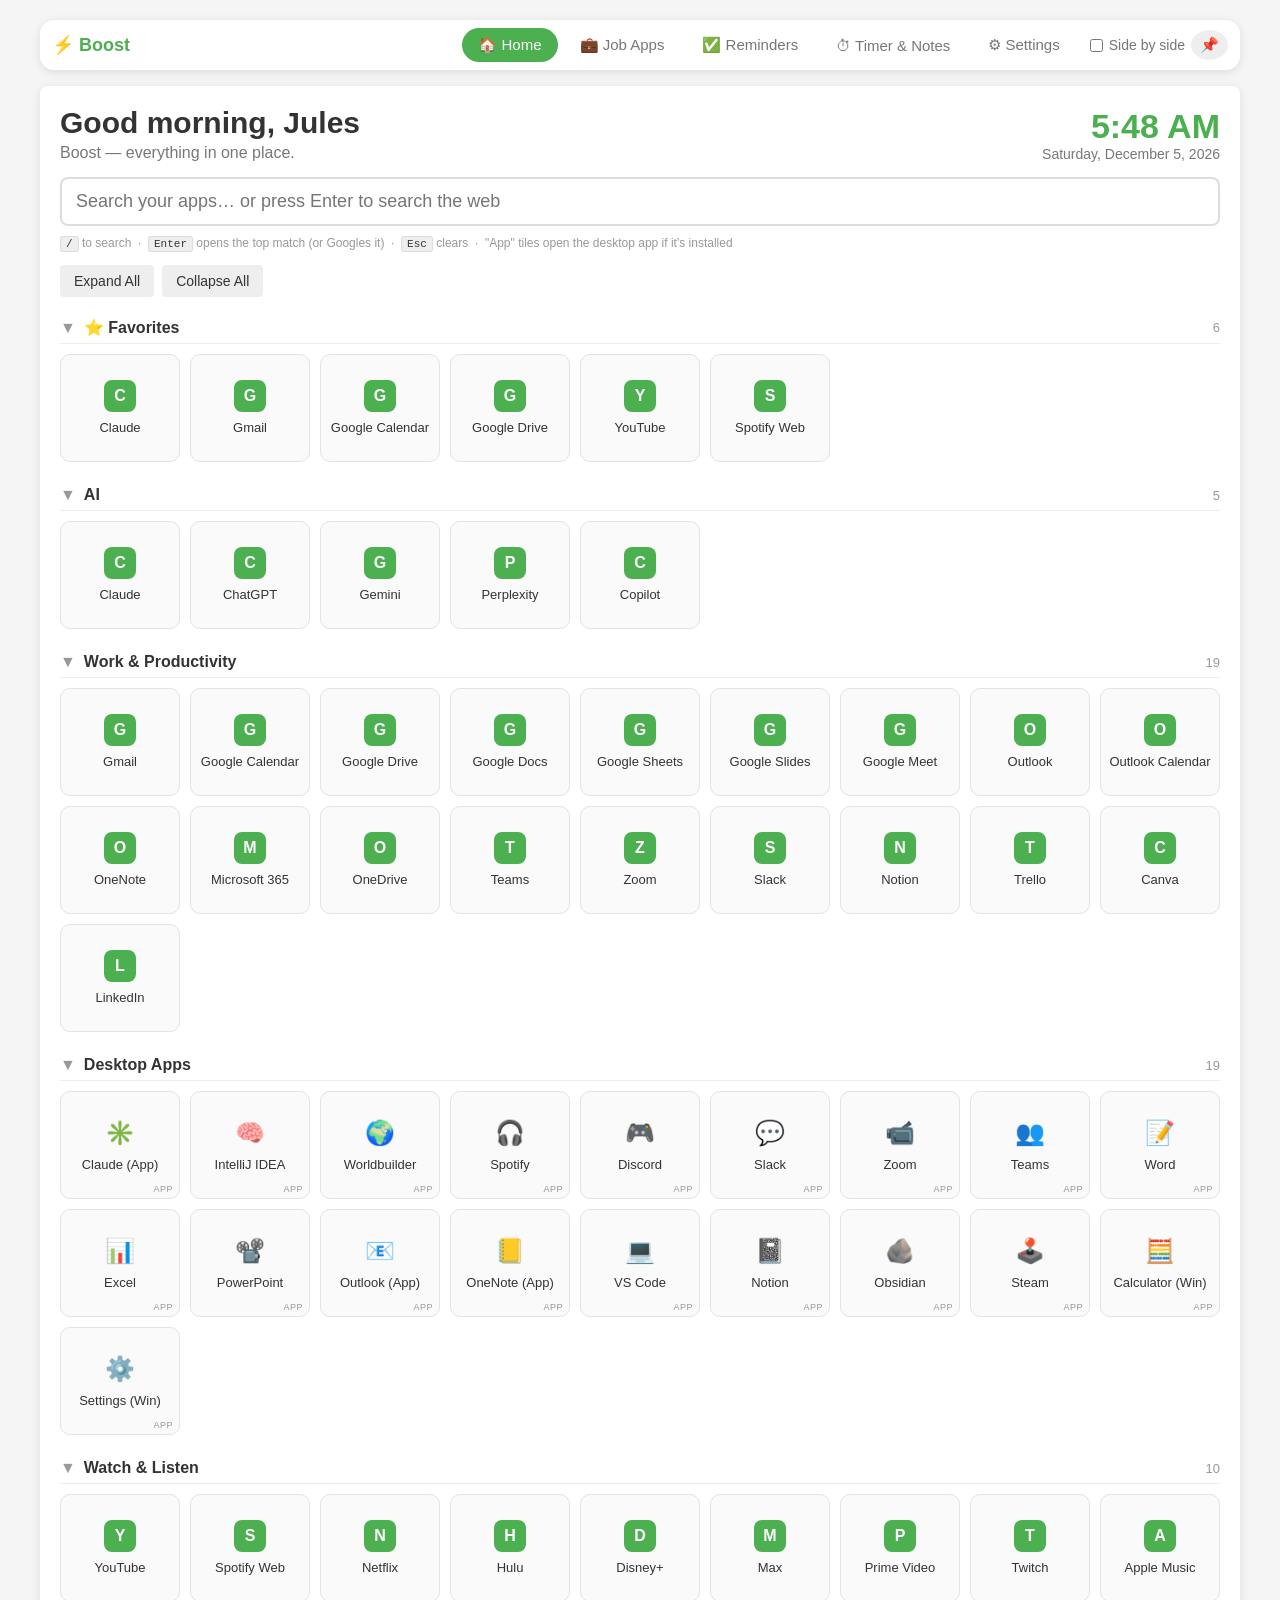
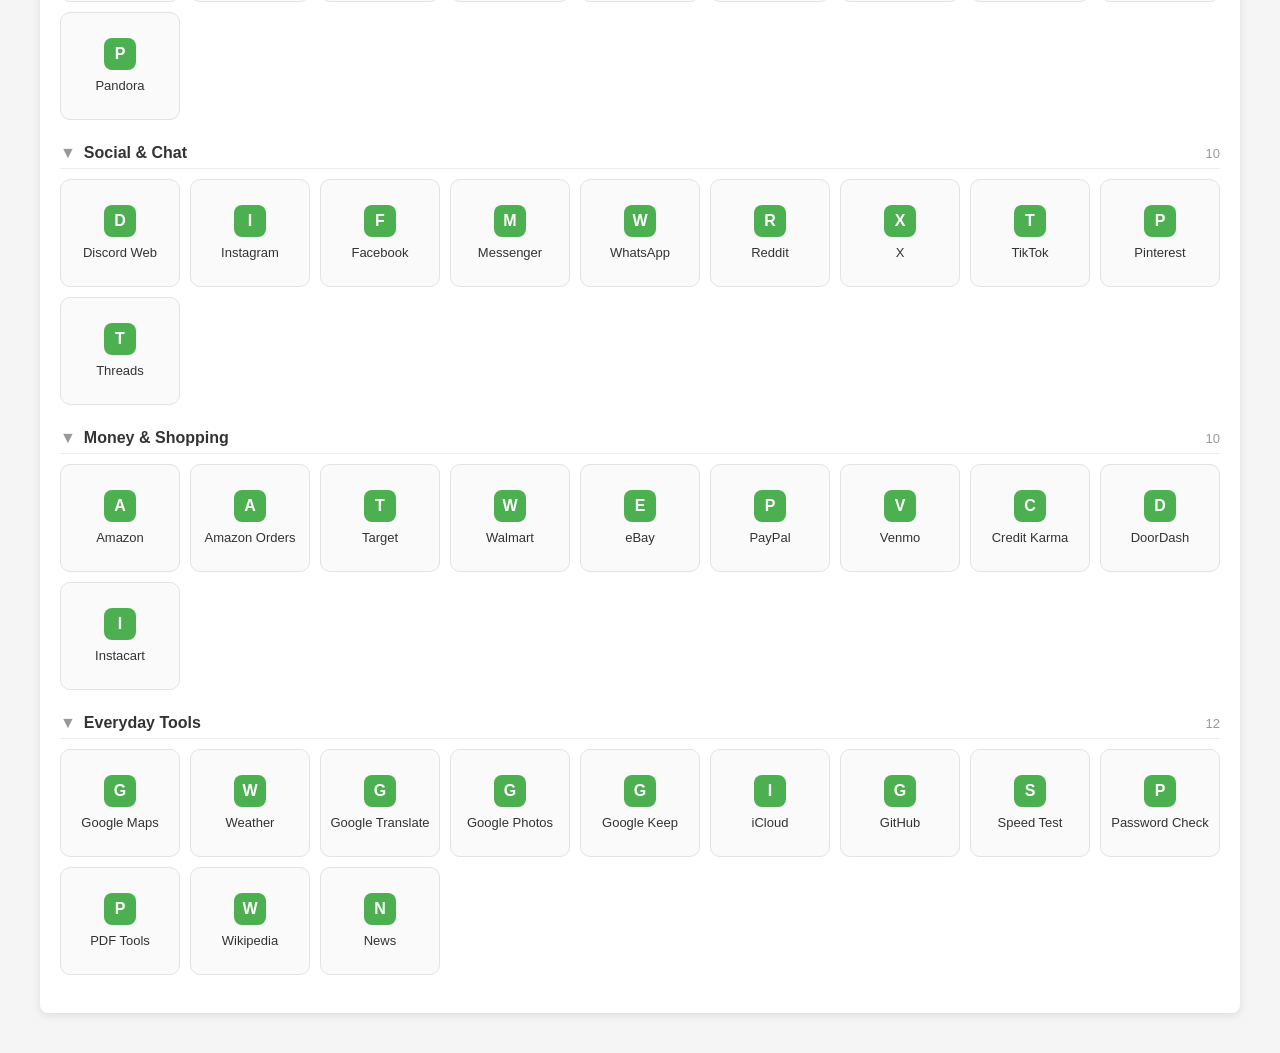
<file: boostindex.html>
<!DOCTYPE html>
<html lang="en">
<head>
    <meta charset="UTF-8">
    <meta name="viewport" content="width=device-width, initial-scale=1.0">
    <title>Boost · Jules Hub</title>
    <script>
        // Apply the saved theme before the page draws, so there's no white flash in dark mode
        (function () {
            var t = 'system';
            try { t = localStorage.getItem('boostTheme') || 'system'; } catch (e) {}
            var dark = t === 'dark' || (t === 'system' && window.matchMedia && matchMedia('(prefers-color-scheme: dark)').matches);
            document.documentElement.setAttribute('data-theme', dark ? 'dark' : 'light');
        })();
    </script>
    <style>
        /* ===================== THEME ===================== */
        :root, [data-theme="light"] {
            --bg: #f5f5f5;
            --card: #ffffff;
            --text: #333333;
            --heading: #333333;
            --label: #555555;
            --muted: #777777;
            --faint: #999999;
            --border: #dddddd;
            --border-soft: #eeeeee;
            --tile: #fafafa;
            --tile-border: #e3e3e3;
            --tile-hover: #ffffff;
            --input: #ffffff;
            --ghost: #eeeeee;
            --ghost-hover: #dddddd;
            --ghost-text: #333333;
            --accent: #4CAF50;
            --accent-hover: #45a049;
            --shadow: 0 2px 10px rgba(0,0,0,0.1);
            --shadow-hover: 0 4px 12px rgba(0,0,0,0.1);
            --done-bg: #e8f5e8;
            --item-bg: #fafafa;
            --panel: #f8f8f8;
            --kbd: #eeeeee;
            --drop: #e8f5e9;
            color-scheme: light;
        }
        [data-theme="dark"] {
            --bg: #15171c;
            --card: #1f2229;
            --text: #e4e6ea;
            --heading: #f2f3f5;
            --label: #c4c8ce;
            --muted: #a0a5ad;
            --faint: #7f858e;
            --border: #3a3f48;
            --border-soft: #2c3038;
            --tile: #262a32;
            --tile-border: #333842;
            --tile-hover: #2d323b;
            --input: #171a1f;
            --ghost: #2f343d;
            --ghost-hover: #3a404a;
            --ghost-text: #e4e6ea;
            --accent: #4CAF50;
            --accent-hover: #5cbf60;
            --shadow: 0 2px 10px rgba(0,0,0,0.45);
            --shadow-hover: 0 4px 14px rgba(0,0,0,0.5);
            --done-bg: #1d3320;
            --item-bg: #232730;
            --panel: #232730;
            --kbd: #2f343d;
            --drop: #1d3320;
            color-scheme: dark;
        }

        body {
            font-family: Arial, sans-serif;
            max-width: 1200px;
            margin: 0 auto;
            padding: 20px;
            background-color: var(--bg);
            color: var(--text);
            transition: background-color .2s, color .2s;
        }

        .container {
            background: var(--card);
            padding: 20px;
            border-radius: 8px;
            box-shadow: var(--shadow);
            margin-bottom: 20px;
        }

        h1, h2 {
            color: var(--heading);
            border-bottom: 2px solid var(--accent);
            padding-bottom: 10px;
        }
        h2 { margin-top: 0; }
        code { background: var(--kbd); padding: 1px 4px; border-radius: 3px; }

        /* ===================== PAGE NAV ===================== */
        .page-nav {
            display: flex;
            align-items: center;
            gap: 6px;
            margin-bottom: 16px;
        }
        .page-nav .brand { font-weight: bold; font-size: 18px; color: var(--accent); margin-right: auto; }
        .page-tab {
            background: transparent;
            color: var(--muted);
            margin: 0;
            padding: 8px 16px;
            font-size: 15px;
            border-radius: 20px;
        }
        .page-tab:hover { background: var(--ghost); color: var(--text); }
        .page-tab.active { background: var(--accent); color: #fff; }
        .page[hidden] { display: none; }

        /* ===================== HUB ===================== */
        .hub-hero {
            display: flex;
            justify-content: space-between;
            align-items: flex-end;
            flex-wrap: wrap;
            gap: 10px;
            margin-bottom: 15px;
        }
        .hub-hero h1 { border: none; margin: 0; padding: 0; font-size: 30px; }
        .hub-hero .sub { color: var(--muted); margin-top: 4px; }
        .clock { font-size: 34px; font-weight: bold; color: var(--accent); text-align: right; font-variant-numeric: tabular-nums; }
        .clock-date { color: var(--muted); text-align: right; font-size: 14px; }

        .hub-search { margin-bottom: 10px; }
        .hub-search input {
            font-size: 18px;
            padding: 12px 14px;
            border-radius: 8px;
        }
        .hub-hint { color: var(--faint); font-size: 12px; margin-bottom: 15px; }
        .hub-hint kbd {
            background: var(--kbd); border: 1px solid var(--border); border-radius: 3px;
            padding: 1px 5px; font-size: 11px; color: var(--text);
        }

        .hub-toolbar {
            display: flex;
            flex-wrap: wrap;
            gap: 8px;
            margin-bottom: 15px;
        }
        .hub-toolbar button { font-size: 14px; padding: 8px 14px; margin: 0; }
        .btn-ghost { background: var(--ghost); color: var(--ghost-text); }
        .btn-ghost:hover { background: var(--ghost-hover); }
        .btn-ghost.on { background: var(--accent); color: #fff; }

        .hub-cat { margin-bottom: 18px; }
        .hub-cat-header {
            display: flex;
            align-items: center;
            gap: 8px;
            user-select: none;
            padding: 6px 0;
            border-bottom: 1px solid var(--border-soft);
            margin-bottom: 10px;
        }
        #hub .hub-cat-header { cursor: pointer; }
        .hub-cat-header h3 { margin: 0; font-size: 16px; color: var(--text); flex: 1; }
        .hub-cat-header .count { color: var(--faint); font-size: 13px; }
        .hub-cat-header .chev { transition: transform .2s; color: var(--faint); }
        .hub-cat.collapsed .chev { transform: rotate(-90deg); }
        .hub-cat.collapsed .hub-grid { display: none; }

        .hub-grid {
            display: grid;
            grid-template-columns: repeat(auto-fill, minmax(120px, 1fr));
            gap: 10px;
        }
        .tile {
            position: relative;
            display: flex;
            flex-direction: column;
            align-items: center;
            justify-content: center;
            gap: 8px;
            padding: 14px 8px;
            border: 1px solid var(--tile-border);
            border-radius: 10px;
            background: var(--tile);
            text-decoration: none;
            color: var(--text);
            font-size: 13px;
            text-align: center;
            transition: transform .12s, box-shadow .12s, border-color .12s;
            min-height: 78px;
        }
        a.tile:hover {
            transform: translateY(-2px);
            box-shadow: var(--shadow-hover);
            border-color: var(--accent);
            background: var(--tile-hover);
        }
        .tile.hidden { display: none; }
        .ico {
            width: 32px; height: 32px;
            display: flex; align-items: center; justify-content: center;
            font-size: 24px;
        }
        .ico img { width: 32px; height: 32px; border-radius: 6px; object-fit: contain; }
        .ico .letter {
            width: 32px; height: 32px; border-radius: 8px;
            background: var(--accent); color: #fff; font-weight: bold;
            display: flex; align-items: center; justify-content: center; font-size: 16px;
        }
        .tile .name { line-height: 1.2; word-break: break-word; }
        .tile .badge-app {
            position: absolute; bottom: 4px; right: 6px;
            font-size: 9px; color: var(--faint); text-transform: uppercase; letter-spacing: .5px;
        }
        .no-results { color: var(--faint); padding: 10px 0; display: none; }

        /* ===================== SETTINGS ===================== */
        .settings-hint { color: var(--muted); font-size: 14px; margin: -4px 0 15px; }

        .seg { display: inline-flex; background: var(--ghost); border-radius: 8px; padding: 3px; flex-wrap: wrap; }
        .seg button {
            margin: 0; background: transparent; color: var(--ghost-text);
            font-size: 14px; padding: 8px 14px; border-radius: 6px;
        }
        .seg button:hover { background: var(--ghost-hover); }
        .seg button.active { background: var(--accent); color: #fff; }

        .link-form .row {
            display: grid;
            grid-template-columns: 1fr 2fr 1fr;
            gap: 10px;
        }
        .icon-picker {
            margin-top: 14px;
            display: grid;
            grid-template-columns: 1fr 90px;
            gap: 14px;
            align-items: start;
        }
        .icon-inputs > * { margin-top: 10px; }
        .icon-inputs .hidden { display: none; }
        .icon-preview {
            display: flex; flex-direction: column; align-items: center; gap: 6px;
            padding: 10px; border: 1px dashed var(--border); border-radius: 10px;
            font-size: 11px; color: var(--faint);
        }
        .icon-preview .ico, .icon-preview .ico img, .icon-preview .ico .letter { width: 48px; height: 48px; font-size: 36px; }
        .icon-preview .ico .letter { font-size: 22px; }
        .form-help { font-size: 12px; color: var(--muted); margin-top: 10px; line-height: 1.5; }
        .form-actions { margin-top: 14px; }

        /* Editor */
        .editor-toolbar { display: flex; gap: 8px; flex-wrap: wrap; margin-bottom: 15px; }
        .editor-toolbar button { margin: 0; font-size: 14px; padding: 8px 14px; }
        #editor .hub-grid {
            min-height: 60px;
            padding: 6px;
            border-radius: 10px;
            border: 2px dashed transparent;
            transition: background .15s, border-color .15s;
        }
        #editor .hub-grid.drop-ok { border-color: var(--accent); background: var(--drop); }
        #editor .hub-grid:empty::before {
            content: 'Empty — drag tiles here';
            color: var(--faint); font-size: 13px; align-self: center; padding: 14px 6px;
        }
        .edit-tile { cursor: grab; border-style: dashed; padding-top: 26px; }
        .edit-tile:active { cursor: grabbing; }
        .edit-tile.dragging { opacity: .35; }
        .edit-tile .tile-actions {
            position: absolute; top: 4px; right: 4px; display: flex; gap: 3px;
        }
        .edit-tile .tile-actions button, .cat-actions button {
            width: 24px; height: 24px; padding: 0; margin: 0;
            font-size: 12px; border-radius: 50%; line-height: 24px;
            background: var(--ghost); color: var(--ghost-text);
        }
        .edit-tile .tile-actions button:hover, .cat-actions button:hover { background: var(--ghost-hover); }
        .edit-tile .tile-actions .is-fav { background: #ff9800; color: #fff; }
        .edit-tile .tile-actions .t-del:hover, .cat-actions .c-del:hover { background: #f44336; color: #fff; }
        .cat-actions { display: flex; gap: 4px; }
        .cat-actions button { border-radius: 6px; width: 28px; }
        .cat-actions button:disabled { opacity: .3; cursor: default; }

        .backup-row { display: flex; gap: 8px; flex-wrap: wrap; }
        .backup-row button { margin: 0; font-size: 14px; }

        /* ===================== WIDGETS ===================== */
        .widgets {
            display: grid;
            grid-template-columns: 1fr 1fr;
            gap: 20px;
            margin-bottom: 20px;
        }
        .widgets .container { margin-bottom: 0; }
        .timer-display {
            font-size: 56px; font-weight: bold; text-align: center;
            font-variant-numeric: tabular-nums; color: var(--heading); margin: 10px 0;
        }
        .timer-mode { text-align: center; color: var(--muted); margin-bottom: 10px; }
        .timer-btns { display: flex; justify-content: center; flex-wrap: wrap; gap: 8px; }
        .timer-btns button { margin: 0; font-size: 14px; }
        .timer-stats { text-align: center; color: var(--faint); font-size: 13px; margin-top: 10px; }
        #scratchpad { min-height: 190px; resize: vertical; font-family: Arial, sans-serif; }
        .saved-note { font-size: 12px; color: var(--faint); margin-top: 6px; height: 14px; }

        @media (max-width: 760px) {
            .widgets { grid-template-columns: 1fr; }
            .link-form .row { grid-template-columns: 1fr; }
            .clock, .clock-date { text-align: left; }
        }

        /* ===================== FORMS & LISTS ===================== */
        .form-group { margin-bottom: 15px; }

        label {
            display: block;
            margin-bottom: 5px;
            font-weight: bold;
            color: var(--label);
        }

        input, textarea, select {
            width: 100%;
            padding: 10px;
            border: 2px solid var(--border);
            border-radius: 4px;
            font-size: 14px;
            box-sizing: border-box;
            background: var(--input);
            color: var(--text);
        }

        input:focus, textarea:focus, select:focus {
            border-color: var(--accent);
            outline: none;
        }

        button {
            background-color: var(--accent);
            color: white;
            padding: 10px 20px;
            border: none;
            border-radius: 4px;
            cursor: pointer;
            font-size: 16px;
            margin-right: 10px;
        }

        button:hover { background-color: var(--accent-hover); }

        .delete-btn { background-color: #f44336; }
        .delete-btn:hover { background-color: #da190b; }

        .edit-btn { background-color: #4b21f3; }
        .edit-btn:hover { background-color: #3a14c9; }

        .clear-btn { background-color: #ff9800; }
        .clear-btn:hover { background-color: #f57c00; }

        .reminder-item {
            border: 1px solid var(--border);
            padding: 15px;
            margin-bottom: 10px;
            border-radius: 4px;
            background: var(--item-bg);
        }

        .reminder-item.high { border-left: 5px solid #f44336; }
        .reminder-item.medium { border-left: 5px solid #ff9800; }
        .reminder-item.low { border-left: 5px solid #4CAF50; }

        .reminder-item h4 { margin: 0 0 10px 0; color: var(--heading); }
        .reminder-item p { margin: 5px 0; color: var(--muted); }

        .priority-badge {
            display: inline-block;
            padding: 3px 8px;
            border-radius: 12px;
            font-size: 12px;
            font-weight: bold;
            color: white;
        }

        .priority-badge.high { background-color: #f44336; }
        .priority-badge.medium { background-color: #ff9800; }
        .priority-badge.low { background-color: #4CAF50; }

        .small-btn { font-size: 13px; padding: 6px 12px; margin-right: 6px; }

        /* ===================== REMINDER STEPS & DRAG ===================== */
        .reminder-head { display: flex; align-items: center; gap: 10px; margin-bottom: 10px; }
        .reminder-head h4 { margin: 0; flex: 1; }
        .drag-handle { cursor: grab; color: var(--faint); font-size: 18px; user-select: none; padding: 0 2px; }
        .drag-handle:active { cursor: grabbing; }
        .reminder-item.dragging { opacity: .35; border-style: dashed; }
        .step-progress { font-size: 13px; font-weight: bold; color: var(--accent); white-space: nowrap; }
        .steps { margin: 10px 0; }
        .step-item {
            display: flex; align-items: center; gap: 8px;
            padding: 6px 8px; margin-bottom: 5px;
            border: 1px solid var(--border-soft); border-radius: 4px; background: var(--card);
        }
        .step-item input[type="checkbox"] { width: auto; margin: 0; }
        .step-item span { flex: 1; }
        label.step-item { font-weight: normal; color: var(--text); cursor: pointer; }
        .step-item.completed span { text-decoration: line-through; color: var(--faint); }
        .step-del { background: none; color: var(--faint); padding: 0 6px; margin: 0; font-size: 14px; }
        .step-del:hover { background: none; color: #f44336; }
        .add-step { display: flex; gap: 8px; }
        .add-step input { padding: 6px 8px; font-size: 13px; }
        .add-step button { margin: 0; white-space: nowrap; }
        .list-hint { color: var(--faint); font-size: 13px; margin: 20px 0 10px; }

        /* ===================== TIMER LENGTHS ===================== */
        .timer-settings { border-top: 1px solid var(--border-soft); margin-top: 15px; padding-top: 12px; }
        .timer-settings summary { cursor: pointer; color: var(--muted); font-size: 14px; }
        .timer-lengths { display: grid; grid-template-columns: repeat(3, 1fr); gap: 10px; margin-top: 10px; }
        .timer-lengths label, .custom-time label { font-size: 12px; font-weight: normal; color: var(--muted); }
        .timer-lengths input, .custom-time input { padding: 6px 8px; }
        .custom-time { display: flex; align-items: flex-end; gap: 8px; margin-top: 10px; }
        .custom-time > div { flex: 1; }
        .custom-time button { margin: 0; font-size: 14px; padding: 8px 14px; }

        /* ===================== JOB APPLICATIONS ===================== */
        .form-row { display: grid; grid-template-columns: repeat(auto-fit, minmax(200px, 1fr)); gap: 0 15px; }
        .status-filters { display: flex; flex-wrap: wrap; gap: 6px; margin: 20px 0 15px; }
        .status-filters button { margin: 0; font-size: 13px; padding: 6px 12px; border-radius: 16px; }
        .job-item {
            border: 1px solid var(--border);
            border-left: 5px solid #9e9e9e;
            border-radius: 4px;
            padding: 15px;
            margin-bottom: 10px;
            background: var(--item-bg);
        }
        .job-item.applied { border-left-color: #2196F3; }
        .job-item.interviewing { border-left-color: #ff9800; }
        .job-item.offer { border-left-color: #4CAF50; }
        .job-item.rejected { border-left-color: #f44336; opacity: .75; }
        .job-head { display: flex; align-items: center; justify-content: space-between; flex-wrap: wrap; gap: 10px; }
        .job-head h4 { margin: 0; color: var(--heading); }
        .job-head .position { font-weight: normal; color: var(--muted); }
        .job-item p { margin: 8px 0; color: var(--muted); }
        .job-item a { color: var(--accent); word-break: break-all; }
        .status-select { width: auto; padding: 5px 8px; font-size: 13px; }

        /* ===================== SIDE BY SIDE ===================== */
        .side-toggle {
            display: flex; align-items: center; gap: 6px;
            margin: 0 0 0 8px; font-weight: normal; font-size: 14px; color: var(--muted); cursor: pointer;
        }
        .side-toggle input { width: auto; margin: 0; }
        .workspace.side-by-side { display: grid; grid-template-columns: 1fr 1fr; gap: 20px; align-items: start; }
        .workspace.side-by-side > .page { min-width: 0; }
        .workspace.side-by-side .widgets,
        .workspace.side-by-side .link-form .row,
        .workspace.side-by-side .icon-picker { grid-template-columns: 1fr; }
        .workspace.side-by-side .hub-hero h1 { font-size: 24px; }
        .workspace.side-by-side .clock { font-size: 26px; }
        .nav-icon-btn {
            background: transparent; color: var(--muted);
            margin: 0; padding: 6px 9px; font-size: 15px; border-radius: 50%;
        }
        .nav-icon-btn:hover { background: var(--ghost); color: var(--text); }
        .nav-icon-btn.on { background: var(--ghost); color: var(--text); }
        .nav-icon-btn[hidden] { display: none; }
        #pinNav:not(.on) { opacity: .45; }   /* faded pin = unpinned */

        /* ===================== FLOATING HEADER ===================== */
        .page-nav.pinned {
            position: sticky;
            top: 8px;
            z-index: 100;
            background: var(--card);
            box-shadow: var(--shadow);
            border-radius: 14px;
            padding: 8px 12px;
        }
        html.nav-pinned { scroll-padding-top: 90px; }   /* "scroll to form" jumps land below the header */

        @media (max-width: 760px) {
            .page-nav { flex-wrap: wrap; }
            .page-nav .brand { width: 100%; }
            .workspace.side-by-side { grid-template-columns: 1fr; }
            .timer-lengths { grid-template-columns: 1fr; }
        }
    </style>
</head>
<body>

    <nav class="page-nav">
        <span class="brand">⚡ Boost</span>
        <button class="page-tab" data-page="home" onclick="showPage('home')">🏠 Home</button>
        <button class="page-tab" data-page="jobs" onclick="showPage('jobs')">💼 Job Apps</button>
        <button class="page-tab" data-page="reminders" onclick="showPage('reminders')">✅ Reminders</button>
        <button class="page-tab" data-page="focus" onclick="showPage('focus')">⏱ Timer &amp; Notes</button>
        <button class="page-tab" data-page="settings" onclick="showPage('settings')">⚙ Settings</button>
        <label class="side-toggle" title="Show two tabs next to each other — the last two you open">
            <input type="checkbox" id="sideBySide" onchange="setSideBySide(this.checked)"> Side by side
        </label>
        <button class="nav-icon-btn" id="swapSides" onclick="swapSides()" title="Swap left and right" hidden>⇄</button>
        <button class="nav-icon-btn" id="pinNav" onclick="setNavPinned(!lsGet('boostNavPinned', true))">📌</button>
    </nav>

    <div class="workspace" id="workspace">

    <!-- ============================================================ -->
    <!-- ========================= HOME PAGE ======================== -->
    <!-- ============================================================ -->
    <main class="page" id="page-home">

        <div class="container">
            <div class="hub-hero">
                <div>
                    <h1 id="greeting">Hey Jules</h1>
                    <div class="sub">Boost — everything in one place.</div>
                </div>
                <div>
                    <div class="clock" id="clock">--:--</div>
                    <div class="clock-date" id="clockDate"></div>
                </div>
            </div>

            <div class="hub-search">
                <input type="text" id="hubSearch" placeholder="Search your apps… or press Enter to search the web" autocomplete="off">
            </div>
            <div class="hub-hint">
                <kbd>/</kbd> to search &nbsp;·&nbsp; <kbd>Enter</kbd> opens the top match (or Googles it) &nbsp;·&nbsp; <kbd>Esc</kbd> clears
                &nbsp;·&nbsp; "App" tiles open the desktop app if it's installed
            </div>

            <div class="hub-toolbar">
                <button class="btn-ghost" onclick="setAllCollapsed(false)">Expand All</button>
                <button class="btn-ghost" onclick="setAllCollapsed(true)">Collapse All</button>
            </div>

            <div id="hub"></div>
            <div class="no-results" id="noResults">No apps match — press Enter to search the web.</div>
        </div>
    </main>

    <!-- ============================================================ -->
    <!-- ======================= JOB APPS PAGE ====================== -->
    <!-- ============================================================ -->
    <main class="page" id="page-jobs" hidden>
        <div class="container">
            <h2>Job Applications</h2>
            <form id="jobForm">
                <div class="form-row">
                    <div class="form-group">
                        <label for="jobCompany">Company:</label>
                        <input type="text" id="jobCompany" required>
                    </div>
                    <div class="form-group">
                        <label for="jobPosition">Position:</label>
                        <input type="text" id="jobPosition" required>
                    </div>
                </div>
                <div class="form-row">
                    <div class="form-group">
                        <label for="jobStatus">Status:</label>
                        <select id="jobStatus">
                            <option value="wishlist">Wishlist</option>
                            <option value="applied" selected>Applied</option>
                            <option value="interviewing">Interviewing</option>
                            <option value="offer">Offer</option>
                            <option value="rejected">Rejected</option>
                        </select>
                    </div>
                    <div class="form-group">
                        <label for="jobDate">Date Applied:</label>
                        <input type="date" id="jobDate">
                    </div>
                    <div class="form-group">
                        <label for="jobLink">Job Posting Link:</label>
                        <input type="text" id="jobLink" placeholder="https://…">
                    </div>
                </div>
                <div class="form-group">
                    <label for="jobNotes">Notes:</label>
                    <textarea id="jobNotes" rows="2" placeholder="Contacts, pay, next steps…"></textarea>
                </div>
                <button type="submit" id="jobSubmit">Add Application</button>
                <button type="button" class="btn-ghost" onclick="clearJobForm()">Clear Form</button>
            </form>

            <div class="status-filters" id="jobFilters"></div>
            <div id="jobList"></div>
        </div>
    </main>

    <!-- ============================================================ -->
    <!-- ====================== REMINDERS PAGE ====================== -->
    <!-- ============================================================ -->
    <main class="page" id="page-reminders" hidden>
        <div class="container">
            <h2>Reminders & Todo</h2>
            <form id="reminderForm">
                <div class="form-group">
                    <label for="title">Title:</label>
                    <input type="text" id="title" name="title" required>
                </div>

                <div class="form-group">
                    <label for="description">Description:</label>
                    <textarea id="description" name="description" rows="3" placeholder="Enter details..."></textarea>
                </div>

                <div class="form-group">
                    <label for="stepInput">Checklist (optional):</label>
                    <div id="stepDraft"></div>
                    <div class="add-step">
                        <input type="text" id="stepInput" placeholder="Add a step… (Enter to add)">
                        <button type="button" class="btn-ghost small-btn" onclick="addDraftStep()">+ Add Step</button>
                    </div>
                </div>

                <div class="form-group">
                    <label for="priority">Priority:</label>
                    <select id="priority" name="priority">
                        <option value="low">Low</option>
                        <option value="medium">Medium</option>
                        <option value="high">High</option>
                    </select>
                </div>

                <div class="form-group">
                    <label for="dueDate">Due Date:</label>
                    <input type="date" id="dueDate" name="dueDate">
                </div>

                <button type="submit" id="reminderSubmit">Add Reminder</button>
                <button type="button" onclick="clearReminderForm()">Clear Form</button>
            </form>

            <div class="list-hint">Drag the ⋮⋮ handle to put reminders in any order.</div>
            <div id="reminders"></div>
            <button class="clear-btn" onclick="sortRemindersByPriority()">Sort by Priority</button>
            <button class="delete-btn" onclick="clearAllReminders()">Delete All Reminders</button>
        </div>
    </main>

    <!-- ============================================================ -->
    <!-- ===================== TIMER & NOTES PAGE =================== -->
    <!-- ============================================================ -->
    <main class="page" id="page-focus" hidden>
        <div class="widgets">
            <div class="container">
                <h2>Focus Timer</h2>
                <div class="timer-mode" id="timerMode">Focus</div>
                <div class="timer-display" id="timerDisplay">25:00</div>
                <div class="timer-btns">
                    <button id="timerStartBtn" onclick="toggleTimer()">Start</button>
                    <button class="btn-ghost" onclick="resetTimer()">Reset</button>
                    <button class="btn-ghost" id="modeBtn-focus" onclick="setTimerMode('focus')">Focus 25</button>
                    <button class="btn-ghost" id="modeBtn-short" onclick="setTimerMode('short')">Break 5</button>
                    <button class="btn-ghost" id="modeBtn-long" onclick="setTimerMode('long')">Long 15</button>
                </div>
                <div class="timer-stats" id="timerStats"></div>

                <details class="timer-settings">
                    <summary>Change timer lengths</summary>
                    <div class="timer-lengths">
                        <div>
                            <label for="len-focus">Focus (min)</label>
                            <input type="number" id="len-focus" min="1" max="600" onchange="setTimerLength('focus', this.value)">
                        </div>
                        <div>
                            <label for="len-short">Break (min)</label>
                            <input type="number" id="len-short" min="1" max="600" onchange="setTimerLength('short', this.value)">
                        </div>
                        <div>
                            <label for="len-long">Long break (min)</label>
                            <input type="number" id="len-long" min="1" max="600" onchange="setTimerLength('long', this.value)">
                        </div>
                    </div>
                    <div class="custom-time">
                        <div>
                            <label for="customMin">One-off timer: minutes</label>
                            <input type="number" id="customMin" min="0" max="600" placeholder="0">
                        </div>
                        <div>
                            <label for="customSec">seconds</label>
                            <input type="number" id="customSec" min="0" max="59" placeholder="0">
                        </div>
                        <button onclick="setCustomTimer()">Set</button>
                    </div>
                </details>
            </div>

            <div class="container">
                <h2>Scratchpad</h2>
                <textarea id="scratchpad" placeholder="Quick notes, phone numbers, ideas… saves automatically."></textarea>
                <div class="saved-note" id="savedNote"></div>
            </div>
        </div>
    </main>

    <!-- ============================================================ -->
    <!-- ======================= SETTINGS PAGE ====================== -->
    <!-- ============================================================ -->
    <main class="page" id="page-settings" hidden>

        <!-- Appearance -->
        <div class="container">
            <h2>Appearance</h2>
            <label>Theme</label>
            <div class="seg" id="themeSeg">
                <button data-theme-choice="light" onclick="setTheme('light')">☀ Light</button>
                <button data-theme-choice="dark" onclick="setTheme('dark')">🌙 Dark</button>
                <button data-theme-choice="system" onclick="setTheme('system')">💻 Match my computer</button>
            </div>
        </div>

        <!-- Add / edit a link -->
        <div class="container link-form" id="linkForm">
            <h2 id="lfTitle">Add a Link</h2>
            <div class="row">
                <div>
                    <label for="lfName">Name</label>
                    <input type="text" id="lfName" placeholder="e.g. My Bank">
                </div>
                <div>
                    <label for="lfUrl">Link</label>
                    <input type="text" id="lfUrl" placeholder="https://… or an app link like spotify:">
                </div>
                <div>
                    <label for="lfCat">Category</label>
                    <input type="text" id="lfCat" list="catList" placeholder="Pick or type new">
                    <datalist id="catList"></datalist>
                </div>
            </div>

            <div class="icon-picker">
                <div>
                    <label>Icon</label>
                    <div class="seg" id="iconSeg">
                        <button data-icon-mode="auto" onclick="setIconMode('auto')">Auto</button>
                        <button data-icon-mode="emoji" onclick="setIconMode('emoji')">Emoji</button>
                        <button data-icon-mode="upload" onclick="setIconMode('upload')">Upload image</button>
                        <button data-icon-mode="url" onclick="setIconMode('url')">Image link</button>
                    </div>
                    <div class="icon-inputs">
                        <div data-for="auto" class="form-help">Uses the website's own icon, or the first letter for app links.</div>
                        <input data-for="emoji" type="text" id="lfEmoji" placeholder="Paste an emoji, e.g. 🌍" maxlength="8">
                        <div data-for="upload">
                            <input type="file" id="lfFile" accept="image/*,.ico,.svg">
                            <div class="form-help">PNG, JPG, SVG, ICO or GIF. It's shrunk to a small square and saved inside Boost.</div>
                        </div>
                        <input data-for="url" type="text" id="lfImgUrl" placeholder="https://…/icon.png">
                    </div>
                </div>
                <div class="icon-preview">
                    <div id="iconPreview"></div>
                    Preview
                </div>
            </div>

            <div class="form-actions">
                <button onclick="saveLink()" id="lfSave">Save Link</button>
                <button class="btn-ghost" onclick="resetLinkForm()" id="lfCancel">Clear</button>
            </div>
            <div class="form-help">
                Website? Paste the address. Computer app? Use its app link (e.g. <code>spotify:</code>, <code>discord://</code>, <code>vscode://</code>, <code>steam://open/main</code>).
            </div>
        </div>

        <!-- Arrange -->
        <div class="container">
            <h2>Arrange Your Hub</h2>
            <p class="settings-hint">
                Drag tiles to move them — even into a different category. ▲▼ moves a whole category.
                ★ adds a tile to Favorites (drag inside Favorites to reorder them). ✎ edits, ✕ deletes.
            </p>
            <div class="editor-toolbar">
                <button class="btn-ghost" onclick="newCategory()">+ New Category</button>
            </div>
            <div id="editor"></div>
        </div>

        <!-- Backup -->
        <div class="container">
            <h2>Backup</h2>
            <p class="settings-hint">Boost saves everything in this browser. Export a backup now and then so nothing gets lost.</p>
            <div class="backup-row">
                <button class="btn-ghost" onclick="exportLinks()">⬇ Export Backup</button>
                <button class="btn-ghost" onclick="document.getElementById('importFile').click()">⬆ Import Backup</button>
                <button class="btn-ghost" onclick="resetLinks()">↺ Reset Links to Defaults</button>
                <input type="file" id="importFile" accept=".json" style="display:none" onchange="importLinks(event)">
            </div>
        </div>
    </main>
    </div>

    <script>
        // ===================== HUB DATA =====================
        // url starting with http(s) = website (shows the site's icon)
        // anything else (spotify:, discord://, ...) = desktop app link
        const DEFAULT_LINKS = [
            // AI
            ['AI', 'Claude', 'https://claude.ai'],
            ['AI', 'ChatGPT', 'https://chatgpt.com'],
            ['AI', 'Gemini', 'https://gemini.google.com'],
            ['AI', 'Perplexity', 'https://www.perplexity.ai'],
            ['AI', 'Copilot', 'https://copilot.microsoft.com'],

            // Work & Productivity
            ['Work & Productivity', 'Gmail', 'https://mail.google.com'],
            ['Work & Productivity', 'Google Calendar', 'https://calendar.google.com'],
            ['Work & Productivity', 'Google Drive', 'https://drive.google.com'],
            ['Work & Productivity', 'Google Docs', 'https://docs.google.com/document'],
            ['Work & Productivity', 'Google Sheets', 'https://docs.google.com/spreadsheets'],
            ['Work & Productivity', 'Google Slides', 'https://docs.google.com/presentation'],
            ['Work & Productivity', 'Google Meet', 'https://meet.google.com'],
            ['Work & Productivity', 'Outlook', 'https://outlook.live.com'],
            ['Work & Productivity', 'Outlook Calendar', 'https://outlook.live.com/calendar/'],
            ['Work & Productivity', 'OneNote', 'https://www.onenote.com/notebooks'],
            ['Work & Productivity', 'Microsoft 365', 'https://www.office.com'],
            ['Work & Productivity', 'OneDrive', 'https://onedrive.live.com'],
            ['Work & Productivity', 'Teams', 'https://teams.microsoft.com'],
            ['Work & Productivity', 'Zoom', 'https://zoom.us/signin'],
            ['Work & Productivity', 'Slack', 'https://app.slack.com'],
            ['Work & Productivity', 'Notion', 'https://www.notion.so'],
            ['Work & Productivity', 'Trello', 'https://trello.com'],
            ['Work & Productivity', 'Canva', 'https://www.canva.com'],
            ['Work & Productivity', 'LinkedIn', 'https://www.linkedin.com'],

            // Desktop Apps (open the installed program)
            ['Desktop Apps', 'Claude (App)', 'claude://', '✳️'],
            ['Desktop Apps', 'IntelliJ IDEA', 'intellij:', '🧠'],
            ['Desktop Apps', 'Worldbuilder', 'worldbuilder:', '🌍'],
            ['Desktop Apps', 'Spotify', 'spotify:', '🎧'],
            ['Desktop Apps', 'Discord', 'discord://', '🎮'],
            ['Desktop Apps', 'Slack', 'slack://open', '💬'],
            ['Desktop Apps', 'Zoom', 'zoommtg://', '📹'],
            ['Desktop Apps', 'Teams', 'msteams:', '👥'],
            ['Desktop Apps', 'Word', 'ms-word:', '📝'],
            ['Desktop Apps', 'Excel', 'ms-excel:', '📊'],
            ['Desktop Apps', 'PowerPoint', 'ms-powerpoint:', '📽️'],
            ['Desktop Apps', 'Outlook (App)', 'ms-outlook:', '📧'],
            ['Desktop Apps', 'OneNote (App)', 'onenote:', '📒'],
            ['Desktop Apps', 'VS Code', 'vscode://', '💻'],
            ['Desktop Apps', 'Notion', 'notion://', '📓'],
            ['Desktop Apps', 'Obsidian', 'obsidian://', '🪨'],
            ['Desktop Apps', 'Steam', 'steam://open/main', '🕹️'],
            ['Desktop Apps', 'Calculator (Win)', 'calculator:', '🧮'],
            ['Desktop Apps', 'Settings (Win)', 'ms-settings:', '⚙️'],

            // Watch & Listen
            ['Watch & Listen', 'YouTube', 'https://www.youtube.com'],
            ['Watch & Listen', 'Spotify Web', 'https://open.spotify.com'],
            ['Watch & Listen', 'Netflix', 'https://www.netflix.com'],
            ['Watch & Listen', 'Hulu', 'https://www.hulu.com'],
            ['Watch & Listen', 'Disney+', 'https://www.disneyplus.com'],
            ['Watch & Listen', 'Max', 'https://www.max.com'],
            ['Watch & Listen', 'Prime Video', 'https://www.primevideo.com'],
            ['Watch & Listen', 'Twitch', 'https://www.twitch.tv'],
            ['Watch & Listen', 'Apple Music', 'https://music.apple.com'],
            ['Watch & Listen', 'Pandora', 'https://www.pandora.com'],

            // Social & Chat
            ['Social & Chat', 'Discord Web', 'https://discord.com/app'],
            ['Social & Chat', 'Instagram', 'https://www.instagram.com'],
            ['Social & Chat', 'Facebook', 'https://www.facebook.com'],
            ['Social & Chat', 'Messenger', 'https://www.messenger.com'],
            ['Social & Chat', 'WhatsApp', 'https://web.whatsapp.com'],
            ['Social & Chat', 'Reddit', 'https://www.reddit.com'],
            ['Social & Chat', 'X', 'https://x.com'],
            ['Social & Chat', 'TikTok', 'https://www.tiktok.com'],
            ['Social & Chat', 'Pinterest', 'https://www.pinterest.com'],
            ['Social & Chat', 'Threads', 'https://www.threads.net'],

            // Money & Shopping
            ['Money & Shopping', 'Amazon', 'https://www.amazon.com'],
            ['Money & Shopping', 'Amazon Orders', 'https://www.amazon.com/gp/css/order-history'],
            ['Money & Shopping', 'Target', 'https://www.target.com'],
            ['Money & Shopping', 'Walmart', 'https://www.walmart.com'],
            ['Money & Shopping', 'eBay', 'https://www.ebay.com'],
            ['Money & Shopping', 'PayPal', 'https://www.paypal.com'],
            ['Money & Shopping', 'Venmo', 'https://venmo.com'],
            ['Money & Shopping', 'Credit Karma', 'https://www.creditkarma.com'],
            ['Money & Shopping', 'DoorDash', 'https://www.doordash.com'],
            ['Money & Shopping', 'Instacart', 'https://www.instacart.com'],

            // Everyday Tools
            ['Everyday Tools', 'Google Maps', 'https://maps.google.com'],
            ['Everyday Tools', 'Weather', 'https://weather.com'],
            ['Everyday Tools', 'Google Translate', 'https://translate.google.com'],
            ['Everyday Tools', 'Google Photos', 'https://photos.google.com'],
            ['Everyday Tools', 'Google Keep', 'https://keep.google.com'],
            ['Everyday Tools', 'iCloud', 'https://www.icloud.com'],
            ['Everyday Tools', 'GitHub', 'https://github.com'],
            ['Everyday Tools', 'Speed Test', 'https://fast.com'],
            ['Everyday Tools', 'Password Check', 'https://haveibeenpwned.com'],
            ['Everyday Tools', 'PDF Tools', 'https://www.ilovepdf.com'],
            ['Everyday Tools', 'Wikipedia', 'https://www.wikipedia.org'],
            ['Everyday Tools', 'News', 'https://news.google.com'],
        ];

        // Links added in later versions get merged into an existing saved hub (skipped if you already have that link)
        const DEFAULTS_VERSION = 3;
        const ADDED_IN = {
            2: [
                ['Desktop Apps', 'Claude (App)', 'claude://', '✳️'],
                ['Desktop Apps', 'IntelliJ IDEA', 'intellij:', '🧠'],
                ['Desktop Apps', 'Worldbuilder', 'worldbuilder:', '🌍'],
            ],
            3: [
                ['Work & Productivity', 'Outlook Calendar', 'https://outlook.live.com/calendar/'],
                ['Work & Productivity', 'OneNote', 'https://www.onenote.com/notebooks'],
                ['Desktop Apps', 'Outlook (App)', 'ms-outlook:', '📧'],
                ['Desktop Apps', 'OneNote (App)', 'onenote:', '📒'],
            ],
        };

        const PINNED_BY_DEFAULT = ['Claude', 'Gmail', 'Google Calendar', 'Google Drive', 'YouTube', 'Spotify Web'];
        const FAV = '⭐ Favorites';
        const CAT_ORDER = ['AI', 'Work & Productivity', 'Desktop Apps', 'Watch & Listen', 'Social & Chat', 'Money & Shopping', 'Everyday Tools'];

        // ===================== STORAGE =====================
        function lsGet(key, fallback) {
            try {
                const v = localStorage.getItem(key);
                return v === null ? fallback : JSON.parse(v);
            } catch (e) { return fallback; }
        }
        function lsSet(key, value) {
            try {
                localStorage.setItem(key, JSON.stringify(value));
                return true;
            } catch (e) {
                alert('Boost couldn\'t save — browser storage may be full. Big custom icons take the most space.');
                return false;
            }
        }

        function makeDefaults() {
            return DEFAULT_LINKS.map(([cat, name, url, icon], i) => ({
                id: 'd' + i, cat, name, url, icon: icon || '', iconImg: ''
            }));
        }
        function defaultFavs(links) {
            return links.filter(l => PINNED_BY_DEFAULT.includes(l.name) && isWeb(l.url)).map(l => l.id);
        }
        function normUrl(u) { return String(u || '').toLowerCase().replace(/[:/]+$/, ''); }

        function migrate() {
            let links = lsGet('boostLinks', null);
            if (!Array.isArray(links)) {
                links = makeDefaults();
                lsSet('boostLinks', links);
                lsSet('boostFavs', defaultFavs(links));
                lsSet('boostDefaultsVersion', DEFAULTS_VERSION);
                return;
            }
            // v1 kept favourites as link.pinned
            if (!Array.isArray(lsGet('boostFavs', null))) {
                lsSet('boostFavs', links.filter(l => l.pinned).map(l => l.id));
            }
            const version = lsGet('boostDefaultsVersion', 1);
            if (version < DEFAULTS_VERSION) {
                const have = new Set(links.map(l => normUrl(l.url)));
                for (let v = version + 1; v <= DEFAULTS_VERSION; v++) {
                    (ADDED_IN[v] || []).forEach(([cat, name, url, icon], i) => {
                        if (!have.has(normUrl(url))) links.push({ id: `v${v}_${i}`, cat, name, url, icon: icon || '', iconImg: '' });
                    });
                }
                lsSet('boostLinks', links);
                lsSet('boostDefaultsVersion', DEFAULTS_VERSION);
            }
        }

        function getLinks() {
            const saved = lsGet('boostLinks', null);
            return Array.isArray(saved) ? saved : makeDefaults();
        }
        function saveLinks(links) { return lsSet('boostLinks', links); }

        function getFavs() {
            const ids = new Set(getLinks().map(l => l.id));
            return lsGet('boostFavs', []).filter(id => ids.has(id));
        }
        function saveFavs(favs) { lsSet('boostFavs', favs); }

        // All categories in display order, including empty ones you created
        function getCats(links) {
            links = links || getLinks();
            const order = lsGet('boostCatOrder', CAT_ORDER).slice();
            links.forEach(l => { if (!order.includes(l.cat)) order.push(l.cat); });
            return order;
        }
        function saveCats(order) { lsSet('boostCatOrder', order); }

        function getCollapsed() { return lsGet('boostCollapsed', {}); }
        function saveCollapsed(c) { lsSet('boostCollapsed', c); }

        // ===================== RENDER HELPERS =====================
        function esc(s) {
            return String(s ?? '').replace(/[&<>"']/g, c => ({ '&': '&amp;', '<': '&lt;', '>': '&gt;', '"': '&quot;', "'": '&#39;' }[c]));
        }
        function isWeb(url) { return /^https?:\/\//i.test(url); }
        function isSafeImg(src) { return /^(https?:\/\/|data:image\/)/i.test(src || ''); }

        function iconHTML(link) {
            const letter = esc((link.name || '?').trim().charAt(0).toUpperCase() || '?');
            const fallback = `onerror="this.outerHTML='<div class=&quot;letter&quot;>${letter}</div>'"`;
            if (link.iconImg && isSafeImg(link.iconImg)) {
                return `<div class="ico"><img src="${esc(link.iconImg)}" alt="" draggable="false" ${fallback}></div>`;
            }
            if (link.icon) return `<div class="ico">${esc(link.icon)}</div>`;
            if (isWeb(link.url)) {
                let host = '';
                try { host = new URL(link.url).hostname; } catch (e) {}
                return `<div class="ico"><img src="https://www.google.com/s2/favicons?domain=${esc(host)}&sz=64" alt="" draggable="false" ${fallback}></div>`;
            }
            return `<div class="ico"><div class="letter">${letter}</div></div>`;
        }

        // ===================== HOME HUB =====================
        function tileHTML(link) {
            const web = isWeb(link.url);
            return `
                <a class="tile" href="${esc(link.url)}" ${web ? 'target="_blank" rel="noopener"' : ''}
                   data-search="${esc((link.name + ' ' + link.cat + ' ' + link.url).toLowerCase())}"
                   data-id="${esc(link.id)}" title="${esc(link.url)}">
                    ${iconHTML(link)}
                    <span class="name">${esc(link.name)}</span>
                    ${web ? '' : '<span class="badge-app">App</span>'}
                </a>`;
        }

        function renderHub() {
            const links = getLinks();
            const byId = Object.fromEntries(links.map(l => [l.id, l]));
            const collapsed = getCollapsed();

            const groups = [];
            const favs = getFavs().map(id => byId[id]).filter(Boolean);
            if (favs.length) groups.push([FAV, favs]);
            getCats(links).forEach(c => {
                const items = links.filter(l => l.cat === c);
                if (items.length) groups.push([c, items]);
            });

            document.getElementById('hub').innerHTML = groups.map(([cat, items]) => `
                <div class="hub-cat ${collapsed[cat] ? 'collapsed' : ''}" data-cat="${esc(cat)}">
                    <div class="hub-cat-header" onclick="toggleCat(this.parentElement)">
                        <span class="chev">▼</span>
                        <h3>${esc(cat)}</h3>
                        <span class="count">${items.length}</span>
                    </div>
                    <div class="hub-grid">${items.map(tileHTML).join('')}</div>
                </div>`).join('');
            filterHub();
        }

        function toggleCat(el) {
            const c = getCollapsed();
            c[el.dataset.cat] = !el.classList.contains('collapsed');
            el.classList.toggle('collapsed');
            saveCollapsed(c);
        }

        function setAllCollapsed(val) {
            const c = getCollapsed();
            document.querySelectorAll('#hub .hub-cat').forEach(el => {
                c[el.dataset.cat] = val;
                el.classList.toggle('collapsed', val);
            });
            saveCollapsed(c);
        }

        function filterHub() {
            const q = document.getElementById('hubSearch').value.trim().toLowerCase();
            let visible = 0;
            const collapsed = getCollapsed();
            document.querySelectorAll('#hub .hub-cat').forEach(cat => {
                let catVisible = 0;
                cat.querySelectorAll('.tile').forEach(t => {
                    const match = !q || t.dataset.search.includes(q);
                    t.classList.toggle('hidden', !match);
                    if (match) catVisible++;
                });
                cat.style.display = catVisible ? '' : 'none';
                // while searching, show results even in collapsed groups
                cat.classList.toggle('collapsed', !q && !!collapsed[cat.dataset.cat]);
                visible += catVisible;
            });
            document.getElementById('noResults').style.display = (q && !visible) ? 'block' : 'none';
        }

        function setupSearch() {
            const box = document.getElementById('hubSearch');
            box.addEventListener('input', filterHub);
            box.addEventListener('keydown', e => {
                if (e.key === 'Escape') { box.value = ''; filterHub(); box.blur(); }
                if (e.key === 'Enter') {
                    const q = box.value.trim();
                    if (!q) return;
                    const first = document.querySelector('#hub .tile:not(.hidden)');
                    if (first) first.click();
                    else window.open('https://www.google.com/search?q=' + encodeURIComponent(q), '_blank');
                }
            });
            document.addEventListener('keydown', e => {
                const tag = (document.activeElement.tagName || '').toLowerCase();
                if (e.key === '/' && !document.getElementById('page-home').hidden && !['input', 'textarea', 'select'].includes(tag)) {
                    e.preventDefault();
                    box.focus();
                }
            });
        }

        // ===================== PAGES =====================
        const PAGES = ['home', 'jobs', 'reminders', 'focus', 'settings'];
        let currentPage = 'home';

        // Side by side shows two tabs: [left, right]. Opening a third tab replaces
        // whichever of the two you weren't just using.
        function getSidePages() {
            const s = lsGet('boostSidePages', null);
            return Array.isArray(s) && s.length === 2 && s.every(p => PAGES.includes(p)) && s[0] !== s[1]
                ? s : ['home', 'reminders'];
        }

        function showPage(page) {
            page = PAGES.includes(page) ? page : 'home';
            const side = !!lsGet('boostSideBySide', false);
            let pair = getSidePages();
            if (side && !pair.includes(page)) {
                const keep = pair.includes(currentPage) ? currentPage : pair[0];
                pair = pair[0] === keep ? [keep, page] : [page, keep];
                lsSet('boostSidePages', pair);
            }
            currentPage = page;
            const shown = side ? pair : [page];
            document.querySelectorAll('.page').forEach(p => {
                const name = p.id.replace('page-', '');
                p.hidden = !shown.includes(name);
                p.style.order = shown.indexOf(name);
            });
            document.querySelectorAll('.page-tab').forEach(t => t.classList.toggle('active', shown.includes(t.dataset.page)));
            document.getElementById('swapSides').hidden = !side;
            const hash = '#' + currentPage;
            if (location.hash !== hash) {
                try { history.replaceState(null, '', hash); } catch (e) { location.hash = hash; }
            }
            if (!side) window.scrollTo(0, 0);
        }

        function setSideBySide(on) {
            lsSet('boostSideBySide', on);
            document.getElementById('sideBySide').checked = on;
            document.getElementById('workspace').classList.toggle('side-by-side', on);
            // the page you're on stays, next to the last tab it was paired with (or another one)
            if (on && !getSidePages().includes(currentPage)) {
                const partner = getSidePages().find(p => p !== currentPage) || 'reminders';
                lsSet('boostSidePages', [currentPage, partner]);
            }
            showPage(currentPage);
        }

        function swapSides() {
            lsSet('boostSidePages', getSidePages().reverse());
            showPage(currentPage);
        }

        // ===================== FLOATING HEADER =====================
        function setNavPinned(on) {
            lsSet('boostNavPinned', on);
            document.querySelector('.page-nav').classList.toggle('pinned', on);
            document.documentElement.classList.toggle('nav-pinned', on);
            const btn = document.getElementById('pinNav');
            btn.classList.toggle('on', on);
            btn.title = on ? 'Header is pinned to the top — click to unpin' : 'Pin the header to the top';
        }

        // ===================== THEME =====================
        const darkQuery = window.matchMedia ? matchMedia('(prefers-color-scheme: dark)') : null;
        function getTheme() {
            try { return localStorage.getItem('boostTheme') || 'system'; } catch (e) { return 'system'; }
        }
        function applyTheme() {
            const t = getTheme();
            const dark = t === 'dark' || (t === 'system' && darkQuery && darkQuery.matches);
            document.documentElement.setAttribute('data-theme', dark ? 'dark' : 'light');
            document.querySelectorAll('[data-theme-choice]').forEach(b => b.classList.toggle('active', b.dataset.themeChoice === t));
        }
        function setTheme(t) {
            try { localStorage.setItem('boostTheme', t); } catch (e) {}
            applyTheme();
        }
        if (darkQuery) {
            const onChange = () => { if (getTheme() === 'system') applyTheme(); };
            darkQuery.addEventListener ? darkQuery.addEventListener('change', onChange) : darkQuery.addListener(onChange);
        }

        // ===================== LINK FORM =====================
        let editingLinkId = null;
        let iconMode = 'auto';
        let uploadedIcon = '';   // data URL from the file picker

        function setIconMode(mode) {
            iconMode = mode;
            document.querySelectorAll('[data-icon-mode]').forEach(b => b.classList.toggle('active', b.dataset.iconMode === mode));
            document.querySelectorAll('.icon-inputs [data-for]').forEach(el => el.classList.toggle('hidden', el.dataset.for !== mode));
            updateIconPreview();
        }

        function formIcon() {
            const emoji = document.getElementById('lfEmoji').value.trim();
            const imgUrl = document.getElementById('lfImgUrl').value.trim();
            if (iconMode === 'emoji') return { icon: emoji, iconImg: '' };
            if (iconMode === 'upload') return { icon: '', iconImg: uploadedIcon };
            if (iconMode === 'url') return { icon: '', iconImg: imgUrl };
            return { icon: '', iconImg: '' };
        }

        function normalizeUrl(url) {
            url = url.trim();
            // "google.com" → "https://google.com"; app links like "spotify:" stay as they are
            if (url && !/^[a-z][a-z0-9+.-]*:/i.test(url)) url = 'https://' + url;
            return url;
        }

        function updateIconPreview() {
            const link = {
                name: document.getElementById('lfName').value || '?',
                url: normalizeUrl(document.getElementById('lfUrl').value),
                ...formIcon()
            };
            document.getElementById('iconPreview').innerHTML = iconHTML(link);
        }

        function resizeIcon(file) {
            return new Promise((resolve, reject) => {
                const reader = new FileReader();
                reader.onerror = reject;
                reader.onload = () => {
                    const img = new Image();
                    img.onerror = reject;
                    img.onload = () => {
                        const S = 96;
                        const w0 = img.naturalWidth || S, h0 = img.naturalHeight || S;
                        const k = Math.min(S / w0, S / h0);
                        const w = w0 * k, h = h0 * k;
                        const canvas = document.createElement('canvas');
                        canvas.width = canvas.height = S;
                        canvas.getContext('2d').drawImage(img, (S - w) / 2, (S - h) / 2, w, h);
                        resolve(canvas.toDataURL('image/png'));
                    };
                    img.src = reader.result;
                };
                reader.readAsDataURL(file);
            });
        }

        function setupLinkForm() {
            ['lfName', 'lfUrl', 'lfEmoji', 'lfImgUrl'].forEach(id =>
                document.getElementById(id).addEventListener('input', updateIconPreview));
            document.getElementById('lfFile').addEventListener('change', async e => {
                const file = e.target.files[0];
                if (!file) return;
                try {
                    uploadedIcon = await resizeIcon(file);
                } catch (err) {
                    alert('Couldn\'t read that image. Try a PNG or JPG.');
                    uploadedIcon = '';
                }
                updateIconPreview();
            });
            document.getElementById('lfUrl').addEventListener('keydown', e => { if (e.key === 'Enter') saveLink(); });
            document.getElementById('lfName').addEventListener('keydown', e => { if (e.key === 'Enter') saveLink(); });
            resetLinkForm();
        }

        function resetLinkForm() {
            editingLinkId = null;
            uploadedIcon = '';
            ['lfName', 'lfUrl', 'lfCat', 'lfEmoji', 'lfImgUrl', 'lfFile'].forEach(id => document.getElementById(id).value = '');
            document.getElementById('lfTitle').textContent = 'Add a Link';
            document.getElementById('lfSave').textContent = 'Save Link';
            document.getElementById('lfCancel').textContent = 'Clear';
            setIconMode('auto');
        }

        function editLink(id) {
            const link = getLinks().find(l => l.id === id);
            if (!link) return;
            resetLinkForm();
            editingLinkId = id;
            document.getElementById('lfName').value = link.name;
            document.getElementById('lfUrl').value = link.url;
            document.getElementById('lfCat').value = link.cat;
            document.getElementById('lfTitle').textContent = `Edit “${link.name}”`;
            document.getElementById('lfSave').textContent = 'Update Link';
            document.getElementById('lfCancel').textContent = 'Cancel';
            if (link.iconImg && link.iconImg.startsWith('data:')) {
                uploadedIcon = link.iconImg;
                setIconMode('upload');
            } else if (link.iconImg) {
                document.getElementById('lfImgUrl').value = link.iconImg;
                setIconMode('url');
            } else if (link.icon) {
                document.getElementById('lfEmoji').value = link.icon;
                setIconMode('emoji');
            } else {
                setIconMode('auto');
            }
            document.getElementById('linkForm').scrollIntoView({ behavior: 'smooth', block: 'start' });
            document.getElementById('lfName').focus({ preventScroll: true });
        }

        function saveLink() {
            const name = document.getElementById('lfName').value.trim();
            const url = normalizeUrl(document.getElementById('lfUrl').value);
            const cat = document.getElementById('lfCat').value.trim() || 'My Links';
            const { icon, iconImg } = formIcon();

            if (!name || !url) { alert('Give it a name and a link.'); return; }
            if (/^(javascript|data|vbscript):/i.test(url)) { alert('That kind of link isn\'t allowed.'); return; }
            if (iconMode === 'emoji' && !icon) { alert('Type or paste an emoji, or pick a different icon option.'); return; }
            if (iconMode === 'upload' && !iconImg) { alert('Choose an image file for the icon.'); return; }
            if (iconMode === 'url' && !isSafeImg(iconImg)) { alert('The image link should start with https://'); return; }

            const links = getLinks();
            if (editingLinkId) {
                const l = links.find(x => x.id === editingLinkId);
                if (l) Object.assign(l, { name, url, cat, icon, iconImg });
            } else {
                links.push({ id: 'u' + Date.now(), name, url, cat, icon, iconImg });
            }
            const cats = getCats(links);
            if (!saveLinks(links)) return;
            saveCats(cats);
            resetLinkForm();
            renderAll();
        }

        // ===================== EDITOR (SETTINGS) =====================
        function editTileHTML(link, favSet) {
            const fav = favSet.has(link.id);
            return `
                <div class="tile edit-tile" draggable="true" data-id="${esc(link.id)}" title="${esc(link.url)}">
                    <span class="tile-actions">
                        <button data-act="fav" class="${fav ? 'is-fav' : ''}" title="${fav ? 'Remove from Favorites' : 'Add to Favorites'}">★</button>
                        <button data-act="edit" title="Edit">✎</button>
                        <button data-act="del" class="t-del" title="Delete">✕</button>
                    </span>
                    ${iconHTML(link)}
                    <span class="name">${esc(link.name)}</span>
                    ${isWeb(link.url) ? '' : '<span class="badge-app">App</span>'}
                </div>`;
        }

        function renderEditor() {
            const links = getLinks();
            const byId = Object.fromEntries(links.map(l => [l.id, l]));
            const favs = getFavs();
            const favSet = new Set(favs);
            const cats = getCats(links);

            const favBlock = `
                <div class="hub-cat" data-cat="${esc(FAV)}">
                    <div class="hub-cat-header">
                        <h3>${esc(FAV)}</h3>
                        <span class="count">${favs.length}</span>
                    </div>
                    <div class="hub-grid" data-group="fav">${favs.map(id => editTileHTML(byId[id], favSet)).join('')}</div>
                </div>`;

            const catBlocks = cats.map((cat, i) => {
                const items = links.filter(l => l.cat === cat);
                return `
                <div class="hub-cat" data-cat="${esc(cat)}">
                    <div class="hub-cat-header">
                        <h3>${esc(cat)}</h3>
                        <span class="count">${items.length}</span>
                        <span class="cat-actions">
                            <button data-act="cat-up" title="Move category up" ${i === 0 ? 'disabled' : ''}>▲</button>
                            <button data-act="cat-down" title="Move category down" ${i === cats.length - 1 ? 'disabled' : ''}>▼</button>
                            <button data-act="cat-rename" title="Rename category">✎</button>
                            <button data-act="cat-del" class="c-del" title="Delete category">✕</button>
                        </span>
                    </div>
                    <div class="hub-grid" data-group="cat" data-cat="${esc(cat)}">${items.map(l => editTileHTML(l, favSet)).join('')}</div>
                </div>`;
            }).join('');

            document.getElementById('editor').innerHTML = favBlock + catBlocks;
            document.getElementById('catList').innerHTML = cats.map(c => `<option value="${esc(c)}">`).join('');
        }

        function renderAll() {
            renderHub();
            renderEditor();
        }

        // Drag and drop ----------------------------------------------------
        let drag = null; // { el, group: 'fav' | 'cat' }

        function groupOf(grid) { return grid && grid.dataset.group === 'fav' ? 'fav' : 'cat'; }

        // The tile the dragged tile should go in front of (null = end of grid)
        function tileAfterPointer(grid, x, y) {
            const tiles = [...grid.querySelectorAll('.edit-tile:not(.dragging)')];
            for (const t of tiles) {
                const r = t.getBoundingClientRect();
                if (y < r.top) return t;
                if (y <= r.bottom && x < r.left + r.width / 2) return t;
            }
            return null;
        }

        function clearDropHighlights() {
            document.querySelectorAll('#editor .drop-ok').forEach(g => g.classList.remove('drop-ok'));
        }

        function setupEditor() {
            const editor = document.getElementById('editor');

            editor.addEventListener('dragstart', e => {
                const tile = e.target.closest && e.target.closest('.edit-tile');
                if (!tile) return;
                drag = { el: tile, group: groupOf(tile.parentElement) };
                e.dataTransfer.effectAllowed = 'move';
                try { e.dataTransfer.setData('text/plain', tile.dataset.id); } catch (err) {}
                requestAnimationFrame(() => tile.classList.add('dragging'));
            });

            editor.addEventListener('dragover', e => {
                if (!drag) return;
                const grid = e.target.closest && e.target.closest('.hub-grid');
                if (!grid || groupOf(grid) !== drag.group) return;
                e.preventDefault();
                e.dataTransfer.dropEffect = 'move';
                if (!grid.classList.contains('drop-ok')) { clearDropHighlights(); grid.classList.add('drop-ok'); }
                const before = tileAfterPointer(grid, e.clientX, e.clientY);
                if (before === null) {
                    if (grid.lastElementChild !== drag.el) grid.appendChild(drag.el);
                } else if (before !== drag.el && before.previousElementSibling !== drag.el) {
                    grid.insertBefore(drag.el, before);
                }
            });

            editor.addEventListener('drop', e => { if (drag) e.preventDefault(); });

            editor.addEventListener('dragend', () => {
                if (!drag) return;
                drag.el.classList.remove('dragging');
                clearDropHighlights();
                drag = null;
                commitEditorOrder();
            });

            editor.addEventListener('click', e => {
                const btn = e.target.closest('[data-act]');
                if (!btn) return;
                const act = btn.dataset.act;
                const tile = btn.closest('.edit-tile');
                const cat = btn.closest('.hub-cat') && btn.closest('.hub-cat').dataset.cat;
                if (tile) tileAction(act, tile.dataset.id);
                else categoryAction(act, cat);
            });
        }

        // Read the order straight off the editor and save it
        function commitEditorOrder() {
            const links = getLinks();
            const byId = Object.fromEntries(links.map(l => [l.id, l]));
            const ordered = [];
            const seen = new Set();
            document.querySelectorAll('#editor .hub-grid[data-group="cat"]').forEach(grid => {
                const cat = grid.dataset.cat;
                grid.querySelectorAll('.edit-tile').forEach(t => {
                    const l = byId[t.dataset.id];
                    if (l && !seen.has(l.id)) { l.cat = cat; ordered.push(l); seen.add(l.id); }
                });
            });
            links.forEach(l => { if (!seen.has(l.id)) ordered.push(l); });
            const favs = [...document.querySelectorAll('#editor .hub-grid[data-group="fav"] .edit-tile')].map(t => t.dataset.id);
            saveLinks(ordered);
            saveFavs(favs);
            renderAll();
        }

        function tileAction(act, id) {
            if (act === 'edit') { editLink(id); return; }
            if (act === 'fav') {
                const favs = getFavs();
                saveFavs(favs.includes(id) ? favs.filter(f => f !== id) : [...favs, id]);
            } else if (act === 'del') {
                const links = getLinks();
                const link = links.find(l => l.id === id);
                if (!link || !confirm(`Remove "${link.name}" from Boost?`)) return;
                saveLinks(links.filter(l => l.id !== id));
                saveFavs(getFavs().filter(f => f !== id));
                if (editingLinkId === id) resetLinkForm();
            }
            renderAll();
        }

        function categoryAction(act, cat) {
            const links = getLinks();
            const cats = getCats(links);
            const i = cats.indexOf(cat);
            if (i < 0) return;

            if (act === 'cat-up' || act === 'cat-down') {
                const j = act === 'cat-up' ? i - 1 : i + 1;
                if (j < 0 || j >= cats.length) return;
                [cats[i], cats[j]] = [cats[j], cats[i]];
                saveCats(cats);
            } else if (act === 'cat-rename') {
                const name = (prompt('Rename category:', cat) || '').trim();
                if (!name || name === cat) return;
                if (name === FAV) { alert('That name is taken by Favorites.'); return; }
                links.forEach(l => { if (l.cat === cat) l.cat = name; });
                // renaming onto an existing category merges them
                const next = cats.includes(name) ? cats.filter(c => c !== cat) : cats.map(c => c === cat ? name : c);
                const collapsed = getCollapsed();
                if (cat in collapsed) { collapsed[name] = collapsed[cat]; delete collapsed[cat]; saveCollapsed(collapsed); }
                saveLinks(links);
                saveCats(next);
            } else if (act === 'cat-del') {
                const inCat = links.filter(l => l.cat === cat);
                const msg = inCat.length
                    ? `Delete "${cat}" and the ${inCat.length} link${inCat.length === 1 ? '' : 's'} in it?`
                    : `Delete the empty category "${cat}"?`;
                if (!confirm(msg)) return;
                const gone = new Set(inCat.map(l => l.id));
                saveLinks(links.filter(l => l.cat !== cat));
                saveFavs(getFavs().filter(id => !gone.has(id)));
                saveCats(cats.filter(c => c !== cat));
            }
            renderAll();
        }

        function newCategory() {
            const name = (prompt('New category name:') || '').trim();
            if (!name) return;
            const cats = getCats();
            if (name === FAV || cats.includes(name)) { alert('There\'s already a category with that name.'); return; }
            cats.push(name);
            saveCats(cats);
            renderAll();
        }

        // ===================== BACKUP =====================
        function exportLinks() {
            const data = {
                boostLinks: getLinks(),
                boostFavs: getFavs(),
                boostCatOrder: getCats(),
                reminders: lsGet('reminders', []),
                boostJobApps: getJobs(),
                boostTimerLengths: getTimerLengths(),
                scratchpad: (() => { try { return localStorage.getItem('boostScratchpad') || ''; } catch (e) { return ''; } })()
            };
            const blob = new Blob([JSON.stringify(data, null, 2)], { type: 'application/json' });
            const a = document.createElement('a');
            a.href = URL.createObjectURL(blob);
            a.download = `boost-backup-${new Date().toISOString().slice(0, 10)}.json`;
            a.click();
            setTimeout(() => URL.revokeObjectURL(a.href), 1000);
        }

        function importLinks(e) {
            const file = e.target.files[0];
            if (!file) return;
            const reader = new FileReader();
            reader.onload = () => {
                try {
                    const data = JSON.parse(reader.result);
                    const links = Array.isArray(data) ? data : data.boostLinks;
                    if (!Array.isArray(links)) throw new Error('bad file');
                    if (!confirm('Replace your Boost data with this backup?')) return;
                    saveLinks(links);
                    saveFavs(Array.isArray(data.boostFavs) ? data.boostFavs : links.filter(l => l.pinned).map(l => l.id));
                    if (Array.isArray(data.boostCatOrder)) saveCats(data.boostCatOrder);
                    // older backups still carry checklists; they become reminders on the next load
                    if (data.dailyChecklist) lsSet('dailyChecklist', data.dailyChecklist);
                    if (data.permanentChecklist) lsSet('permanentChecklist', data.permanentChecklist);
                    if (data.reminders) lsSet('reminders', data.reminders);
                    if (Array.isArray(data.boostJobApps)) lsSet('boostJobApps', data.boostJobApps);
                    if (data.boostTimerLengths) lsSet('boostTimerLengths', data.boostTimerLengths);
                    if (typeof data.scratchpad === 'string') localStorage.setItem('boostScratchpad', data.scratchpad);
                    lsSet('boostDefaultsVersion', 1); // lets newer default links merge in
                    location.reload();
                } catch (err) {
                    alert('That file doesn\'t look like a Boost backup.');
                }
            };
            reader.readAsText(file);
            e.target.value = '';
        }

        function resetLinks() {
            if (!confirm('Reset the hub to the default links? Your own links, icons and arrangement will be removed (reminders, job apps and notes are kept).')) return;
            const links = makeDefaults();
            saveLinks(links);
            saveFavs(defaultFavs(links));
            saveCats(CAT_ORDER.slice());
            saveCollapsed({});
            lsSet('boostDefaultsVersion', DEFAULTS_VERSION);
            resetLinkForm();
            renderAll();
        }

        // ===================== CLOCK & GREETING =====================
        function tickClock() {
            const now = new Date();
            const h = now.getHours();
            const part = h < 5 ? 'Up late' : h < 12 ? 'Good morning' : h < 17 ? 'Good afternoon' : 'Good evening';
            document.getElementById('greeting').textContent = `${part}, Jules`;
            document.getElementById('clock').textContent = now.toLocaleTimeString([], { hour: 'numeric', minute: '2-digit' });
            document.getElementById('clockDate').textContent = now.toLocaleDateString([], { weekday: 'long', month: 'long', day: 'numeric', year: 'numeric' });
        }

        // ===================== FOCUS TIMER =====================
        const TIMER_MODES = { focus: ['Focus', 25], short: ['Short Break', 5], long: ['Long Break', 15], custom: ['Custom', 0] };
        const MODE_BTN = { focus: 'Focus', short: 'Break', long: 'Long' };
        let timerMode = 'focus';
        let timerLeft = 25 * 60;
        let timerEnd = null;
        let timerInterval = null;
        let customSeconds = 0;

        // Minutes for each timer, changeable under "Change timer lengths"
        function getTimerLengths() {
            const defaults = { focus: TIMER_MODES.focus[1], short: TIMER_MODES.short[1], long: TIMER_MODES.long[1] };
            return { ...defaults, ...(lsGet('boostTimerLengths', {}) || {}) };
        }

        function setTimerLength(mode, value) {
            const lengths = getTimerLengths();
            lengths[mode] = Math.max(1, Math.min(600, parseInt(value, 10) || lengths[mode]));
            lsSet('boostTimerLengths', lengths);
            setupTimerLengths();
            if (timerMode === mode && !timerInterval) setTimerMode(mode);
        }

        function setupTimerLengths() {
            const lengths = getTimerLengths();
            Object.keys(MODE_BTN).forEach(mode => {
                document.getElementById('len-' + mode).value = lengths[mode];
                document.getElementById('modeBtn-' + mode).textContent = `${MODE_BTN[mode]} ${lengths[mode]}`;
            });
        }

        function setCustomTimer() {
            const min = parseInt(document.getElementById('customMin').value, 10) || 0;
            const sec = Math.min(59, parseInt(document.getElementById('customSec').value, 10) || 0);
            if (min * 60 + sec <= 0) { alert('Enter some minutes or seconds first.'); return; }
            customSeconds = min * 60 + sec;
            setTimerMode('custom');
        }

        function fmt(sec) {
            const h = Math.floor(sec / 3600), m = Math.floor(sec % 3600 / 60), s = sec % 60;
            const mmss = `${String(m).padStart(2, '0')}:${String(s).padStart(2, '0')}`;
            return h ? `${h}:${mmss}` : mmss;
        }

        function drawTimer() {
            document.getElementById('timerDisplay').textContent = fmt(timerLeft);
            document.getElementById('timerMode').textContent = TIMER_MODES[timerMode][0];
            document.getElementById('timerStartBtn').textContent = timerInterval ? 'Pause' : 'Start';
            document.title = timerInterval ? `${fmt(timerLeft)} · ${TIMER_MODES[timerMode][0]}` : 'Boost · Jules Hub';
            const today = new Date().toDateString();
            const stats = lsGet('boostFocus', {}) || {};
            const n = stats.date === today ? stats.count : 0;
            document.getElementById('timerStats').textContent = n
                ? `${n} focus session${n === 1 ? '' : 's'} done today 🔥` : 'No focus sessions yet today';
        }

        function toggleTimer() {
            if (timerInterval) {
                clearInterval(timerInterval);
                timerInterval = null;
            } else {
                if ('Notification' in window && Notification.permission === 'default') Notification.requestPermission();
                timerEnd = Date.now() + timerLeft * 1000;
                timerInterval = setInterval(() => {
                    timerLeft = Math.max(0, Math.round((timerEnd - Date.now()) / 1000));
                    if (timerLeft === 0) timerDone();
                    drawTimer();
                }, 250);
            }
            drawTimer();
        }

        function timerDone() {
            clearInterval(timerInterval);
            timerInterval = null;
            const finished = TIMER_MODES[timerMode][0];
            if (timerMode === 'focus') {
                const today = new Date().toDateString();
                const stats = lsGet('boostFocus', {}) || {};
                lsSet('boostFocus', { date: today, count: (stats.date === today ? stats.count : 0) + 1 });
            }
            beep();
            const msg = timerMode === 'focus' ? 'Focus session done — take a break!'
                : timerMode === 'custom' ? 'Time\'s up!' : 'Break over — back at it!';
            if ('Notification' in window && Notification.permission === 'granted') new Notification('Boost', { body: msg });
            setTimerMode(timerMode === 'focus' ? 'short' : timerMode === 'custom' ? 'custom' : 'focus');
            setTimeout(() => alert(`${finished} finished. ${msg}`), 50);
        }

        function beep() {
            try {
                const ctx = new (window.AudioContext || window.webkitAudioContext)();
                [0, 0.3, 0.6].forEach(t => {
                    const o = ctx.createOscillator(), g = ctx.createGain();
                    o.frequency.value = 880;
                    o.connect(g); g.connect(ctx.destination);
                    g.gain.setValueAtTime(0.2, ctx.currentTime + t);
                    g.gain.exponentialRampToValueAtTime(0.001, ctx.currentTime + t + 0.25);
                    o.start(ctx.currentTime + t); o.stop(ctx.currentTime + t + 0.25);
                });
            } catch (e) {}
        }

        function setTimerMode(mode) {
            clearInterval(timerInterval);
            timerInterval = null;
            timerMode = mode;
            timerLeft = mode === 'custom' ? customSeconds : getTimerLengths()[mode] * 60;
            drawTimer();
        }

        function resetTimer() { setTimerMode(timerMode); }

        // ===================== SCRATCHPAD =====================
        function setupScratchpad() {
            const pad = document.getElementById('scratchpad');
            const note = document.getElementById('savedNote');
            try { pad.value = localStorage.getItem('boostScratchpad') || ''; } catch (e) {}
            let t;
            pad.addEventListener('input', () => {
                clearTimeout(t);
                note.textContent = 'Saving…';
                t = setTimeout(() => {
                    try { localStorage.setItem('boostScratchpad', pad.value); } catch (e) {}
                    note.textContent = 'Saved';
                    setTimeout(() => note.textContent = '', 1500);
                }, 400);
            });
        }

        // ===================== INIT =====================
        window.onload = function() {
            migrate();
            applyTheme();
            setupSearch();
            setupEditor();
            setupLinkForm();
            renderAll();
            setNavPinned(!!lsGet('boostNavPinned', true));
            const side = !!lsGet('boostSideBySide', false);
            document.getElementById('sideBySide').checked = side;
            document.getElementById('workspace').classList.toggle('side-by-side', side);
            showPage(location.hash.slice(1));
            window.addEventListener('hashchange', () => showPage(location.hash.slice(1)));
            tickClock();
            setInterval(tickClock, 1000 * 15);
            setupTimerLengths();
            setTimerMode('focus');
            setupScratchpad();
            migrateChecklists();
            setupStepDraft();
            setupReminderDrop();
            loadReminders();
            loadJobs();
        };

        // The old Daily/Permanent checklists become reminders with a checklist, so nothing is lost
        function migrateChecklists() {
            const reminders = lsGet('reminders', []) || [];
            let changed = false;
            [['daily', 'Daily Checklist'], ['permanent', 'Permanent Checklist']].forEach(([type, title], n) => {
                const items = lsGet(`${type}Checklist`, null);
                if (!Array.isArray(items)) return;
                if (items.length) {
                    reminders.push({
                        title, description: '', priority: 'low', dueDate: '',
                        timestamp: new Date().toLocaleString(), id: Date.now() + n,
                        steps: items.map((it, i) => ({ text: it.text, completed: !!it.completed, id: Date.now() + n * 1000 + i }))
                    });
                    changed = true;
                }
                try { localStorage.removeItem(`${type}Checklist`); } catch (e) {}
            });
            if (changed) lsSet('reminders', reminders);
        }

        // ===================== JOB APPLICATIONS =====================
        const JOB_STATUS = { wishlist: 'Wishlist', applied: 'Applied', interviewing: 'Interviewing', offer: 'Offer', rejected: 'Rejected' };
        let jobFilter = 'all';

        function getJobs() { return lsGet('boostJobApps', []) || []; }
        function saveJobs(jobs) { lsSet('boostJobApps', jobs); }

        document.getElementById('jobForm').onsubmit = function(e) {
            e.preventDefault();
            saveJob();
        };

        function saveJob() {
            const form = document.getElementById('jobForm');
            const link = document.getElementById('jobLink').value.trim();
            const data = {
                company: document.getElementById('jobCompany').value.trim(),
                position: document.getElementById('jobPosition').value.trim(),
                status: document.getElementById('jobStatus').value,
                dateApplied: document.getElementById('jobDate').value,
                link: link ? normalizeUrl(link) : '',
                notes: document.getElementById('jobNotes').value.trim()
            };
            let jobs = getJobs();
            if (form.hasAttribute('data-editing-id')) {
                const editingId = parseInt(form.getAttribute('data-editing-id'));
                jobs = jobs.map(j => j.id === editingId ? { ...j, ...data } : j);
            } else {
                jobs.unshift({ ...data, id: Date.now() });
            }
            saveJobs(jobs);
            clearJobForm();
            loadJobs();
        }

        function clearJobForm() {
            const form = document.getElementById('jobForm');
            form.reset();
            form.removeAttribute('data-editing-id');
            document.getElementById('jobSubmit').textContent = 'Add Application';
        }

        function loadJobs() {
            const jobs = getJobs();
            const counts = { all: jobs.length };
            Object.keys(JOB_STATUS).forEach(s => counts[s] = jobs.filter(j => j.status === s).length);
            document.getElementById('jobFilters').innerHTML = ['all', ...Object.keys(JOB_STATUS)].map(s => `
                <button class="btn-ghost ${jobFilter === s ? 'on' : ''}" onclick="setJobFilter('${s}')">
                    ${s === 'all' ? 'All' : JOB_STATUS[s]} (${counts[s]})
                </button>`).join('');

            const shown = jobFilter === 'all' ? jobs : jobs.filter(j => j.status === jobFilter);
            const list = document.getElementById('jobList');
            if (!shown.length) {
                list.innerHTML = `<p>${jobs.length ? 'None with this status.' : 'No applications yet — add your first one above.'}</p>`;
                return;
            }
            list.innerHTML = shown.map(j => {
                const options = Object.entries(JOB_STATUS).map(([v, label]) =>
                    `<option value="${v}" ${j.status === v ? 'selected' : ''}>${label}</option>`).join('');
                return `
                <div class="job-item ${esc(j.status)}">
                    <div class="job-head">
                        <h4>${esc(j.company)} <span class="position">— ${esc(j.position)}</span></h4>
                        <select class="status-select" onchange="setJobStatus(${j.id}, this.value)">${options}</select>
                    </div>
                    <p><strong>Date Applied:</strong> ${esc(j.dateApplied) || 'Not set'}</p>
                    ${isWeb(j.link) ? `<p><strong>Posting:</strong> <a href="${esc(j.link)}" target="_blank" rel="noopener">${esc(j.link)}</a></p>` : ''}
                    ${j.notes ? `<p><strong>Notes:</strong> ${esc(j.notes)}</p>` : ''}
                    <button class="edit-btn small-btn" onclick="editJob(${j.id})">Edit</button>
                    <button class="delete-btn small-btn" onclick="deleteJob(${j.id})">Delete</button>
                </div>`;
            }).join('');
        }

        function setJobFilter(status) {
            jobFilter = status;
            loadJobs();
        }

        function setJobStatus(id, status) {
            saveJobs(getJobs().map(j => j.id === id ? { ...j, status } : j));
            loadJobs();
        }

        function editJob(id) {
            const j = getJobs().find(x => x.id === id);
            if (!j) return;
            document.getElementById('jobCompany').value = j.company;
            document.getElementById('jobPosition').value = j.position;
            document.getElementById('jobStatus').value = j.status;
            document.getElementById('jobDate').value = j.dateApplied || '';
            document.getElementById('jobLink').value = j.link || '';
            document.getElementById('jobNotes').value = j.notes || '';
            const form = document.getElementById('jobForm');
            form.setAttribute('data-editing-id', id);
            document.getElementById('jobSubmit').textContent = 'Update Application';
            form.scrollIntoView({ behavior: 'smooth' });
        }

        function deleteJob(id) {
            const j = getJobs().find(x => x.id === id);
            if (!j || !confirm(`Delete the ${j.company} application?`)) return;
            saveJobs(getJobs().filter(x => x.id !== id));
            loadJobs();
        }

        // ===================== REMINDERS =====================
        document.getElementById('reminderForm').onsubmit = function(e) {
            e.preventDefault();
            saveReminder();
        };

        function getReminders() { return lsGet('reminders', []) || []; }
        function saveReminders(reminders) { lsSet('reminders', reminders); }

        // Checklist steps being built in the form (added only while creating or editing a reminder)
        let draftSteps = [];

        function setupStepDraft() {
            document.getElementById('stepInput').addEventListener('keydown', e => {
                if (e.key === 'Enter') { e.preventDefault(); addDraftStep(); }
            });
            renderDraftSteps();
        }

        function addDraftStep() {
            const input = document.getElementById('stepInput');
            const text = input.value.trim();
            if (!text) return;
            draftSteps.push({ text, completed: false, id: Date.now() + draftSteps.length });
            input.value = '';
            input.focus();
            renderDraftSteps();
        }

        function removeDraftStep(id) {
            draftSteps = draftSteps.filter(s => s.id !== id);
            renderDraftSteps();
        }

        function renderDraftSteps() {
            document.getElementById('stepDraft').innerHTML = draftSteps.map(s => `
                <div class="step-item">
                    <span>☐ ${esc(s.text)}</span>
                    <button type="button" class="step-del" title="Remove step" onclick="removeDraftStep(${s.id})">✕</button>
                </div>`).join('');
        }

        function saveReminder() {
            // a step typed but not added yet still counts
            if (document.getElementById('stepInput').value.trim()) addDraftStep();
            const reminderData = {
                title: document.getElementById('title').value,
                description: document.getElementById('description').value,
                priority: document.getElementById('priority').value,
                dueDate: document.getElementById('dueDate').value,
                steps: draftSteps
            };

            let reminders = getReminders();
            const form = document.getElementById('reminderForm');
            if (form.hasAttribute('data-editing-id')) {
                const editingId = parseInt(form.getAttribute('data-editing-id'));
                // keep the original id and timestamp so the reminder stays in its place
                reminders = reminders.map(r => r.id === editingId ? { ...r, ...reminderData } : r);
            } else {
                reminders.push({ ...reminderData, timestamp: new Date().toLocaleString(), id: Date.now() });
            }
            saveReminders(reminders);

            clearReminderForm();
            loadReminders();
        }

        function clearReminderForm() {
            const form = document.getElementById('reminderForm');
            form.reset();
            form.removeAttribute('data-editing-id');
            document.getElementById('reminderSubmit').textContent = 'Add Reminder';
            draftSteps = [];
            renderDraftSteps();
        }

        function loadReminders() {
            const reminders = getReminders();
            const container = document.getElementById('reminders');

            if (reminders.length === 0) {
                container.innerHTML = '<p>No reminders yet.</p>';
                return;
            }

            container.innerHTML = '';
            reminders.forEach(reminder => {
                const steps = reminder.steps || [];
                const done = steps.filter(s => s.completed).length;
                const reminderDiv = document.createElement('div');
                reminderDiv.className = `reminder-item ${esc(reminder.priority)}`;
                reminderDiv.dataset.id = reminder.id;
                reminderDiv.innerHTML = `
                    <div class="reminder-head">
                        <span class="drag-handle" title="Drag to move">⋮⋮</span>
                        <h4>${esc(reminder.title)} <span class="priority-badge ${esc(reminder.priority)}">${esc(reminder.priority.toUpperCase())}</span></h4>
                        ${steps.length ? `<span class="step-progress">${done}/${steps.length} done</span>` : ''}
                    </div>
                    <p><strong>Description:</strong> ${esc(reminder.description) || 'No description'}</p>
                    <p><strong>Due Date:</strong> ${esc(reminder.dueDate) || 'No due date'}</p>
                    <p><strong>Added:</strong> ${esc(reminder.timestamp)}</p>
                    ${steps.length ? `<div class="steps">${steps.map(s => `
                        <label class="step-item ${s.completed ? 'completed' : ''}">
                            <input type="checkbox" ${s.completed ? 'checked' : ''} onchange="toggleStep(${reminder.id}, ${s.id})">
                            <span>${esc(s.text)}</span>
                        </label>`).join('')}</div>` : ''}
                    <button class="edit-btn" onclick="editReminder(${reminder.id})">Edit</button>
                    <button class="delete-btn" onclick="deleteReminder(${reminder.id})">Delete</button>
                `;
                setupReminderDrag(reminderDiv);
                container.appendChild(reminderDiv);
            });
        }

        function toggleStep(reminderId, stepId) {
            saveReminders(getReminders().map(r => r.id !== reminderId ? r : {
                ...r, steps: (r.steps || []).map(s => s.id === stepId ? { ...s, completed: !s.completed } : s)
            }));
            loadReminders();
        }

        // Drag and drop: only the ⋮⋮ handle starts a drag, so ticking steps and selecting text still work
        let draggedReminder = null;

        function setupReminderDrag(card) {
            const handle = card.querySelector('.drag-handle');
            handle.addEventListener('mousedown', () => card.draggable = true);
            handle.addEventListener('mouseup', () => card.draggable = false);

            card.addEventListener('dragstart', e => {
                draggedReminder = card;
                e.dataTransfer.effectAllowed = 'move';
                try { e.dataTransfer.setData('text/plain', card.dataset.id); } catch (err) {}
                requestAnimationFrame(() => card.classList.add('dragging'));
            });

            card.addEventListener('dragend', () => {
                card.classList.remove('dragging');
                card.draggable = false;
                draggedReminder = null;
                const order = [...document.querySelectorAll('#reminders .reminder-item')].map(el => Number(el.dataset.id));
                saveReminders(getReminders().sort((a, b) => order.indexOf(a.id) - order.indexOf(b.id)));
            });
        }

        // The list works out the drop spot from the pointer, so gaps between cards count too
        function setupReminderDrop() {
            const list = document.getElementById('reminders');
            list.addEventListener('dragover', e => {
                if (!draggedReminder) return;
                e.preventDefault();
                e.dataTransfer.dropEffect = 'move';
                const before = [...list.querySelectorAll('.reminder-item:not(.dragging)')]
                    .find(c => { const r = c.getBoundingClientRect(); return e.clientY < r.top + r.height / 2; });
                if (before) {
                    if (before !== draggedReminder && before.previousElementSibling !== draggedReminder) list.insertBefore(draggedReminder, before);
                } else if (list.lastElementChild !== draggedReminder) {
                    list.appendChild(draggedReminder);
                }
            });
            list.addEventListener('drop', e => { if (draggedReminder) e.preventDefault(); });
        }

        function sortRemindersByPriority() {
            const priorityOrder = { high: 3, medium: 2, low: 1 };
            saveReminders(getReminders().sort((a, b) => {
                if (priorityOrder[a.priority] !== priorityOrder[b.priority]) {
                    return priorityOrder[b.priority] - priorityOrder[a.priority];
                }
                return new Date(a.dueDate || '9999-12-31') - new Date(b.dueDate || '9999-12-31');
            }));
            loadReminders();
        }

        function deleteReminder(id) {
            saveReminders(getReminders().filter(reminder => reminder.id !== id));
            loadReminders();
        }

        function editReminder(id) {
            const reminder = getReminders().find(r => r.id === id);
            if (!reminder) return;

            document.getElementById('title').value = reminder.title;
            document.getElementById('description').value = reminder.description || '';
            document.getElementById('dueDate').value = reminder.dueDate || '';
            document.getElementById('priority').value = reminder.priority || 'medium';
            draftSteps = (reminder.steps || []).map(s => ({ ...s }));
            renderDraftSteps();

            const form = document.getElementById('reminderForm');
            form.setAttribute('data-editing-id', id);
            document.getElementById('reminderSubmit').textContent = 'Update Reminder';
            form.scrollIntoView({ behavior: 'smooth' });
        }

        function clearAllReminders() {
            if (confirm('Are you sure you want to delete all reminders?')) {
                localStorage.removeItem('reminders');
                loadReminders();
            }
        }
    </script>
</body>
</html>
</file>
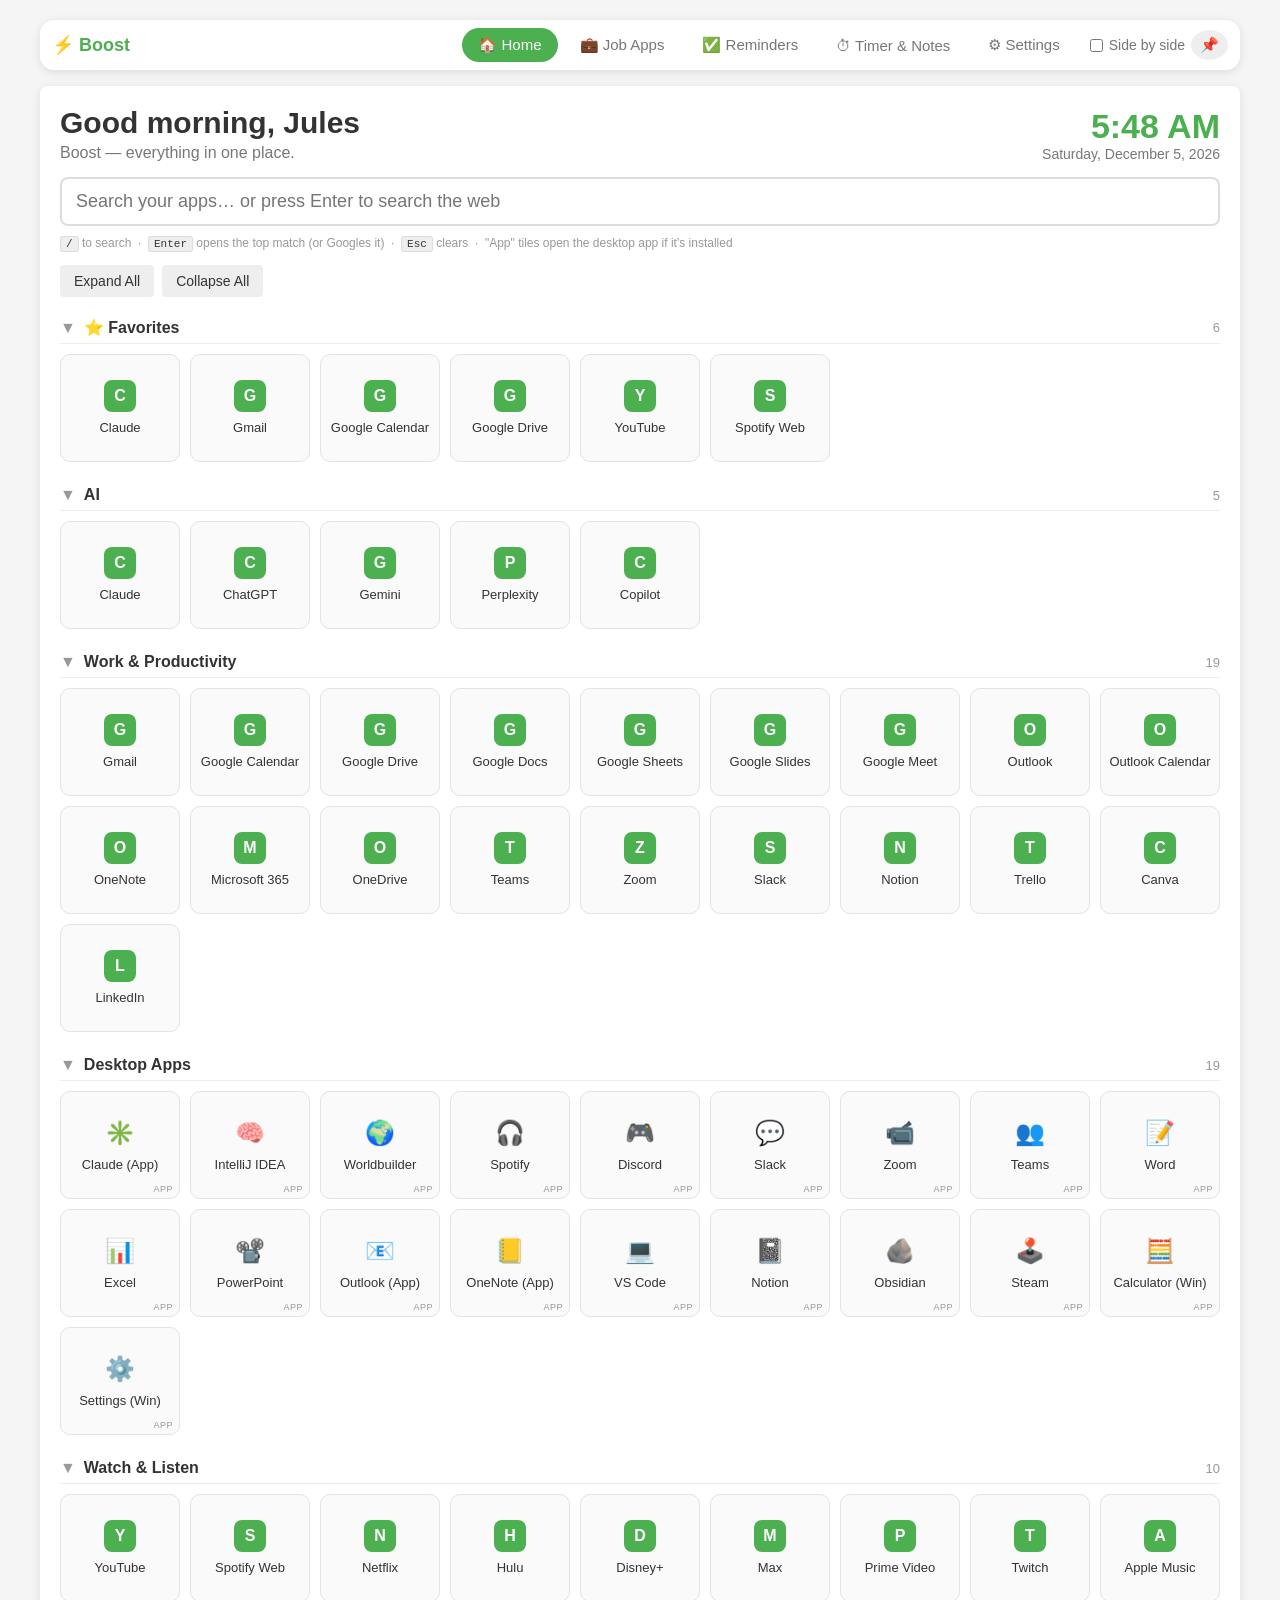
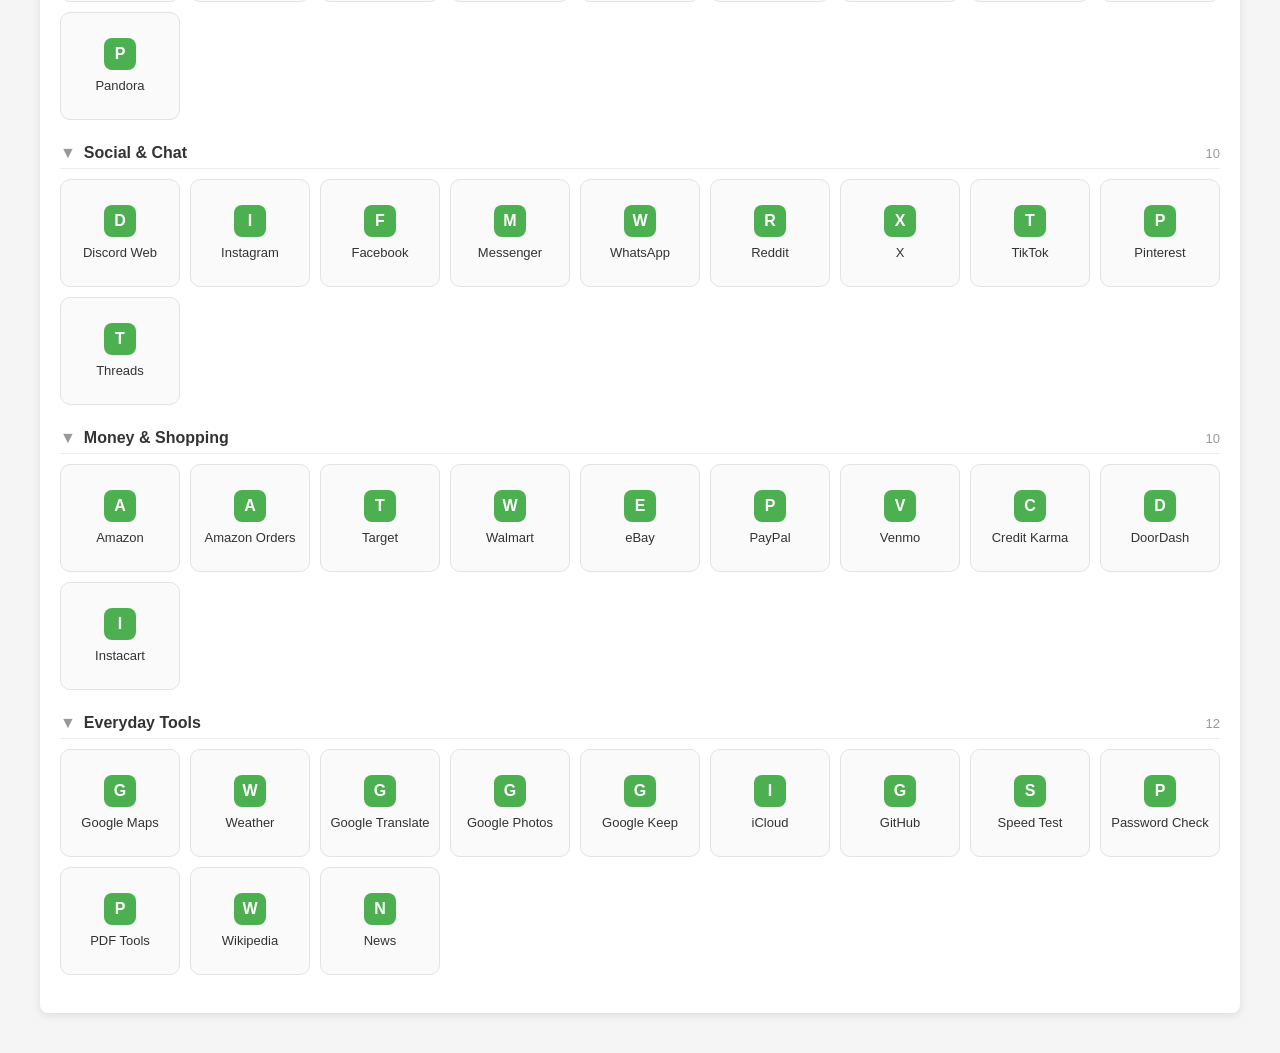
<file: boost/boostindex.html>
<!DOCTYPE html>
<html lang="en">
<head>
    <meta charset="UTF-8">
    <meta name="viewport" content="width=device-width, initial-scale=1.0">
    <title>Boost · Jules Hub</title>
    <script>
        // Apply the saved theme before the page draws, so there's no white flash in dark mode
        (function () {
            var t = 'system';
            try { t = localStorage.getItem('boostTheme') || 'system'; } catch (e) {}
            var dark = t === 'dark' || (t === 'system' && window.matchMedia && matchMedia('(prefers-color-scheme: dark)').matches);
            document.documentElement.setAttribute('data-theme', dark ? 'dark' : 'light');
        })();
    </script>
    <style>
        /* ===================== THEME ===================== */
        :root, [data-theme="light"] {
            --bg: #f5f5f5;
            --card: #ffffff;
            --text: #333333;
            --heading: #333333;
            --label: #555555;
            --muted: #777777;
            --faint: #999999;
            --border: #dddddd;
            --border-soft: #eeeeee;
            --tile: #fafafa;
            --tile-border: #e3e3e3;
            --tile-hover: #ffffff;
            --input: #ffffff;
            --ghost: #eeeeee;
            --ghost-hover: #dddddd;
            --ghost-text: #333333;
            --accent: #4CAF50;
            --accent-hover: #45a049;
            --shadow: 0 2px 10px rgba(0,0,0,0.1);
            --shadow-hover: 0 4px 12px rgba(0,0,0,0.1);
            --done-bg: #e8f5e8;
            --item-bg: #fafafa;
            --panel: #f8f8f8;
            --kbd: #eeeeee;
            --drop: #e8f5e9;
            color-scheme: light;
        }
        [data-theme="dark"] {
            --bg: #15171c;
            --card: #1f2229;
            --text: #e4e6ea;
            --heading: #f2f3f5;
            --label: #c4c8ce;
            --muted: #a0a5ad;
            --faint: #7f858e;
            --border: #3a3f48;
            --border-soft: #2c3038;
            --tile: #262a32;
            --tile-border: #333842;
            --tile-hover: #2d323b;
            --input: #171a1f;
            --ghost: #2f343d;
            --ghost-hover: #3a404a;
            --ghost-text: #e4e6ea;
            --accent: #4CAF50;
            --accent-hover: #5cbf60;
            --shadow: 0 2px 10px rgba(0,0,0,0.45);
            --shadow-hover: 0 4px 14px rgba(0,0,0,0.5);
            --done-bg: #1d3320;
            --item-bg: #232730;
            --panel: #232730;
            --kbd: #2f343d;
            --drop: #1d3320;
            color-scheme: dark;
        }

        body {
            font-family: Arial, sans-serif;
            max-width: 1200px;
            margin: 0 auto;
            padding: 20px;
            background-color: var(--bg);
            color: var(--text);
            transition: background-color .2s, color .2s;
        }

        .container {
            background: var(--card);
            padding: 20px;
            border-radius: 8px;
            box-shadow: var(--shadow);
            margin-bottom: 20px;
        }

        h1, h2 {
            color: var(--heading);
            border-bottom: 2px solid var(--accent);
            padding-bottom: 10px;
        }
        h2 { margin-top: 0; }
        code { background: var(--kbd); padding: 1px 4px; border-radius: 3px; }

        /* ===================== PAGE NAV ===================== */
        .page-nav {
            display: flex;
            align-items: center;
            gap: 6px;
            margin-bottom: 16px;
        }
        .page-nav .brand { font-weight: bold; font-size: 18px; color: var(--accent); margin-right: auto; }
        .page-tab {
            background: transparent;
            color: var(--muted);
            margin: 0;
            padding: 8px 16px;
            font-size: 15px;
            border-radius: 20px;
        }
        .page-tab:hover { background: var(--ghost); color: var(--text); }
        .page-tab.active { background: var(--accent); color: #fff; }
        .page[hidden] { display: none; }

        /* ===================== HUB ===================== */
        .hub-hero {
            display: flex;
            justify-content: space-between;
            align-items: flex-end;
            flex-wrap: wrap;
            gap: 10px;
            margin-bottom: 15px;
        }
        .hub-hero h1 { border: none; margin: 0; padding: 0; font-size: 30px; }
        .hub-hero .sub { color: var(--muted); margin-top: 4px; }
        .clock { font-size: 34px; font-weight: bold; color: var(--accent); text-align: right; font-variant-numeric: tabular-nums; }
        .clock-date { color: var(--muted); text-align: right; font-size: 14px; }

        .hub-search { margin-bottom: 10px; }
        .hub-search input {
            font-size: 18px;
            padding: 12px 14px;
            border-radius: 8px;
        }
        .hub-hint { color: var(--faint); font-size: 12px; margin-bottom: 15px; }
        .hub-hint kbd {
            background: var(--kbd); border: 1px solid var(--border); border-radius: 3px;
            padding: 1px 5px; font-size: 11px; color: var(--text);
        }

        .hub-toolbar {
            display: flex;
            flex-wrap: wrap;
            gap: 8px;
            margin-bottom: 15px;
        }
        .hub-toolbar button { font-size: 14px; padding: 8px 14px; margin: 0; }
        .btn-ghost { background: var(--ghost); color: var(--ghost-text); }
        .btn-ghost:hover { background: var(--ghost-hover); }
        .btn-ghost.on { background: var(--accent); color: #fff; }

        .hub-cat { margin-bottom: 18px; }
        .hub-cat-header {
            display: flex;
            align-items: center;
            gap: 8px;
            user-select: none;
            padding: 6px 0;
            border-bottom: 1px solid var(--border-soft);
            margin-bottom: 10px;
        }
        #hub .hub-cat-header { cursor: pointer; }
        .hub-cat-header h3 { margin: 0; font-size: 16px; color: var(--text); flex: 1; }
        .hub-cat-header .count { color: var(--faint); font-size: 13px; }
        .hub-cat-header .chev { transition: transform .2s; color: var(--faint); }
        .hub-cat.collapsed .chev { transform: rotate(-90deg); }
        .hub-cat.collapsed .hub-grid { display: none; }

        .hub-grid {
            display: grid;
            grid-template-columns: repeat(auto-fill, minmax(120px, 1fr));
            gap: 10px;
        }
        .tile {
            position: relative;
            display: flex;
            flex-direction: column;
            align-items: center;
            justify-content: center;
            gap: 8px;
            padding: 14px 8px;
            border: 1px solid var(--tile-border);
            border-radius: 10px;
            background: var(--tile);
            text-decoration: none;
            color: var(--text);
            font-size: 13px;
            text-align: center;
            transition: transform .12s, box-shadow .12s, border-color .12s;
            min-height: 78px;
        }
        a.tile:hover {
            transform: translateY(-2px);
            box-shadow: var(--shadow-hover);
            border-color: var(--accent);
            background: var(--tile-hover);
        }
        .tile.hidden { display: none; }
        .ico {
            width: 32px; height: 32px;
            display: flex; align-items: center; justify-content: center;
            font-size: 24px;
        }
        .ico img { width: 32px; height: 32px; border-radius: 6px; object-fit: contain; }
        .ico .letter {
            width: 32px; height: 32px; border-radius: 8px;
            background: var(--accent); color: #fff; font-weight: bold;
            display: flex; align-items: center; justify-content: center; font-size: 16px;
        }
        .tile .name { line-height: 1.2; word-break: break-word; }
        .tile .badge-app {
            position: absolute; bottom: 4px; right: 6px;
            font-size: 9px; color: var(--faint); text-transform: uppercase; letter-spacing: .5px;
        }
        .no-results { color: var(--faint); padding: 10px 0; display: none; }

        /* ===================== SETTINGS ===================== */
        .settings-hint { color: var(--muted); font-size: 14px; margin: -4px 0 15px; }

        .seg { display: inline-flex; background: var(--ghost); border-radius: 8px; padding: 3px; flex-wrap: wrap; }
        .seg button {
            margin: 0; background: transparent; color: var(--ghost-text);
            font-size: 14px; padding: 8px 14px; border-radius: 6px;
        }
        .seg button:hover { background: var(--ghost-hover); }
        .seg button.active { background: var(--accent); color: #fff; }

        .link-form .row {
            display: grid;
            grid-template-columns: 1fr 2fr 1fr;
            gap: 10px;
        }
        .icon-picker {
            margin-top: 14px;
            display: grid;
            grid-template-columns: 1fr 90px;
            gap: 14px;
            align-items: start;
        }
        .icon-inputs > * { margin-top: 10px; }
        .icon-inputs .hidden { display: none; }
        .icon-preview {
            display: flex; flex-direction: column; align-items: center; gap: 6px;
            padding: 10px; border: 1px dashed var(--border); border-radius: 10px;
            font-size: 11px; color: var(--faint);
        }
        .icon-preview .ico, .icon-preview .ico img, .icon-preview .ico .letter { width: 48px; height: 48px; font-size: 36px; }
        .icon-preview .ico .letter { font-size: 22px; }
        .form-help { font-size: 12px; color: var(--muted); margin-top: 10px; line-height: 1.5; }
        .form-actions { margin-top: 14px; }

        /* Editor */
        .editor-toolbar { display: flex; gap: 8px; flex-wrap: wrap; margin-bottom: 15px; }
        .editor-toolbar button { margin: 0; font-size: 14px; padding: 8px 14px; }
        #editor .hub-grid {
            min-height: 60px;
            padding: 6px;
            border-radius: 10px;
            border: 2px dashed transparent;
            transition: background .15s, border-color .15s;
        }
        #editor .hub-grid.drop-ok { border-color: var(--accent); background: var(--drop); }
        #editor .hub-grid:empty::before {
            content: 'Empty — drag tiles here';
            color: var(--faint); font-size: 13px; align-self: center; padding: 14px 6px;
        }
        .edit-tile { cursor: grab; border-style: dashed; padding-top: 26px; }
        .edit-tile:active { cursor: grabbing; }
        .edit-tile.dragging { opacity: .35; }
        .edit-tile .tile-actions {
            position: absolute; top: 4px; right: 4px; display: flex; gap: 3px;
        }
        .edit-tile .tile-actions button, .cat-actions button {
            width: 24px; height: 24px; padding: 0; margin: 0;
            font-size: 12px; border-radius: 50%; line-height: 24px;
            background: var(--ghost); color: var(--ghost-text);
        }
        .edit-tile .tile-actions button:hover, .cat-actions button:hover { background: var(--ghost-hover); }
        .edit-tile .tile-actions .is-fav { background: #ff9800; color: #fff; }
        .edit-tile .tile-actions .t-del:hover, .cat-actions .c-del:hover { background: #f44336; color: #fff; }
        .cat-actions { display: flex; gap: 4px; }
        .cat-actions button { border-radius: 6px; width: 28px; }
        .cat-actions button:disabled { opacity: .3; cursor: default; }

        .backup-row { display: flex; gap: 8px; flex-wrap: wrap; }
        .backup-row button { margin: 0; font-size: 14px; }

        /* ===================== WIDGETS ===================== */
        .widgets {
            display: grid;
            grid-template-columns: 1fr 1fr;
            gap: 20px;
            margin-bottom: 20px;
        }
        .widgets .container { margin-bottom: 0; }
        .timer-display {
            font-size: 56px; font-weight: bold; text-align: center;
            font-variant-numeric: tabular-nums; color: var(--heading); margin: 10px 0;
        }
        .timer-mode { text-align: center; color: var(--muted); margin-bottom: 10px; }
        .timer-btns { display: flex; justify-content: center; flex-wrap: wrap; gap: 8px; }
        .timer-btns button { margin: 0; font-size: 14px; }
        .timer-stats { text-align: center; color: var(--faint); font-size: 13px; margin-top: 10px; }
        #scratchpad { min-height: 190px; resize: vertical; font-family: Arial, sans-serif; }
        .saved-note { font-size: 12px; color: var(--faint); margin-top: 6px; height: 14px; }

        @media (max-width: 760px) {
            .widgets { grid-template-columns: 1fr; }
            .link-form .row { grid-template-columns: 1fr; }
            .clock, .clock-date { text-align: left; }
        }

        /* ===================== FORMS & LISTS ===================== */
        .form-group { margin-bottom: 15px; }

        label {
            display: block;
            margin-bottom: 5px;
            font-weight: bold;
            color: var(--label);
        }

        input, textarea, select {
            width: 100%;
            padding: 10px;
            border: 2px solid var(--border);
            border-radius: 4px;
            font-size: 14px;
            box-sizing: border-box;
            background: var(--input);
            color: var(--text);
        }

        input:focus, textarea:focus, select:focus {
            border-color: var(--accent);
            outline: none;
        }

        button {
            background-color: var(--accent);
            color: white;
            padding: 10px 20px;
            border: none;
            border-radius: 4px;
            cursor: pointer;
            font-size: 16px;
            margin-right: 10px;
        }

        button:hover { background-color: var(--accent-hover); }

        .delete-btn { background-color: #f44336; }
        .delete-btn:hover { background-color: #da190b; }

        .edit-btn { background-color: #4b21f3; }
        .edit-btn:hover { background-color: #3a14c9; }

        .clear-btn { background-color: #ff9800; }
        .clear-btn:hover { background-color: #f57c00; }

        .reminder-item {
            border: 1px solid var(--border);
            padding: 15px;
            margin-bottom: 10px;
            border-radius: 4px;
            background: var(--item-bg);
        }

        .reminder-item.high { border-left: 5px solid #f44336; }
        .reminder-item.medium { border-left: 5px solid #ff9800; }
        .reminder-item.low { border-left: 5px solid #4CAF50; }

        .reminder-item h4 { margin: 0 0 10px 0; color: var(--heading); }
        .reminder-item p { margin: 5px 0; color: var(--muted); }

        .priority-badge {
            display: inline-block;
            padding: 3px 8px;
            border-radius: 12px;
            font-size: 12px;
            font-weight: bold;
            color: white;
        }

        .priority-badge.high { background-color: #f44336; }
        .priority-badge.medium { background-color: #ff9800; }
        .priority-badge.low { background-color: #4CAF50; }

        .small-btn { font-size: 13px; padding: 6px 12px; margin-right: 6px; }

        /* ===================== REMINDER STEPS & DRAG ===================== */
        .reminder-head { display: flex; align-items: center; gap: 10px; margin-bottom: 10px; }
        .reminder-head h4 { margin: 0; flex: 1; }
        .drag-handle { cursor: grab; color: var(--faint); font-size: 18px; user-select: none; padding: 0 2px; }
        .drag-handle:active { cursor: grabbing; }
        .reminder-item.dragging { opacity: .35; border-style: dashed; }
        .step-progress { font-size: 13px; font-weight: bold; color: var(--accent); white-space: nowrap; }
        .steps { margin: 10px 0; }
        .step-item {
            display: flex; align-items: center; gap: 8px;
            padding: 6px 8px; margin-bottom: 5px;
            border: 1px solid var(--border-soft); border-radius: 4px; background: var(--card);
        }
        .step-item input[type="checkbox"] { width: auto; margin: 0; }
        .step-item span { flex: 1; }
        label.step-item { font-weight: normal; color: var(--text); cursor: pointer; }
        .step-item.completed span { text-decoration: line-through; color: var(--faint); }
        .step-del { background: none; color: var(--faint); padding: 0 6px; margin: 0; font-size: 14px; }
        .step-del:hover { background: none; color: #f44336; }
        .add-step { display: flex; gap: 8px; }
        .add-step input { padding: 6px 8px; font-size: 13px; }
        .add-step button { margin: 0; white-space: nowrap; }
        .list-hint { color: var(--faint); font-size: 13px; margin: 20px 0 10px; }

        /* ===================== TIMER LENGTHS ===================== */
        .timer-settings { border-top: 1px solid var(--border-soft); margin-top: 15px; padding-top: 12px; }
        .timer-settings summary { cursor: pointer; color: var(--muted); font-size: 14px; }
        .timer-lengths { display: grid; grid-template-columns: repeat(3, 1fr); gap: 10px; margin-top: 10px; }
        .timer-lengths label, .custom-time label { font-size: 12px; font-weight: normal; color: var(--muted); }
        .timer-lengths input, .custom-time input { padding: 6px 8px; }
        .custom-time { display: flex; align-items: flex-end; gap: 8px; margin-top: 10px; }
        .custom-time > div { flex: 1; }
        .custom-time button { margin: 0; font-size: 14px; padding: 8px 14px; }

        /* ===================== JOB APPLICATIONS ===================== */
        .form-row { display: grid; grid-template-columns: repeat(auto-fit, minmax(200px, 1fr)); gap: 0 15px; }
        .status-filters { display: flex; flex-wrap: wrap; gap: 6px; margin: 20px 0 15px; }
        .status-filters button { margin: 0; font-size: 13px; padding: 6px 12px; border-radius: 16px; }
        .job-item {
            border: 1px solid var(--border);
            border-left: 5px solid #9e9e9e;
            border-radius: 4px;
            padding: 15px;
            margin-bottom: 10px;
            background: var(--item-bg);
        }
        .job-item.applied { border-left-color: #2196F3; }
        .job-item.interviewing { border-left-color: #ff9800; }
        .job-item.offer { border-left-color: #4CAF50; }
        .job-item.rejected { border-left-color: #f44336; opacity: .75; }
        .job-head { display: flex; align-items: center; justify-content: space-between; flex-wrap: wrap; gap: 10px; }
        .job-head h4 { margin: 0; color: var(--heading); }
        .job-head .position { font-weight: normal; color: var(--muted); }
        .job-item p { margin: 8px 0; color: var(--muted); }
        .job-item a { color: var(--accent); word-break: break-all; }
        .status-select { width: auto; padding: 5px 8px; font-size: 13px; }

        /* ===================== SIDE BY SIDE ===================== */
        .side-toggle {
            display: flex; align-items: center; gap: 6px;
            margin: 0 0 0 8px; font-weight: normal; font-size: 14px; color: var(--muted); cursor: pointer;
        }
        .side-toggle input { width: auto; margin: 0; }
        .workspace.side-by-side { display: grid; grid-template-columns: 1fr 1fr; gap: 20px; align-items: start; }
        .workspace.side-by-side > .page { min-width: 0; }
        .workspace.side-by-side .widgets,
        .workspace.side-by-side .link-form .row,
        .workspace.side-by-side .icon-picker { grid-template-columns: 1fr; }
        .workspace.side-by-side .hub-hero h1 { font-size: 24px; }
        .workspace.side-by-side .clock { font-size: 26px; }
        .nav-icon-btn {
            background: transparent; color: var(--muted);
            margin: 0; padding: 6px 9px; font-size: 15px; border-radius: 50%;
        }
        .nav-icon-btn:hover { background: var(--ghost); color: var(--text); }
        .nav-icon-btn.on { background: var(--ghost); color: var(--text); }
        .nav-icon-btn[hidden] { display: none; }
        #pinNav:not(.on) { opacity: .45; }   /* faded pin = unpinned */

        /* ===================== FLOATING HEADER ===================== */
        .page-nav.pinned {
            position: sticky;
            top: 8px;
            z-index: 100;
            background: var(--card);
            box-shadow: var(--shadow);
            border-radius: 14px;
            padding: 8px 12px;
        }
        html.nav-pinned { scroll-padding-top: 90px; }   /* "scroll to form" jumps land below the header */

        @media (max-width: 760px) {
            .page-nav { flex-wrap: wrap; }
            .page-nav .brand { width: 100%; }
            .workspace.side-by-side { grid-template-columns: 1fr; }
            .timer-lengths { grid-template-columns: 1fr; }
        }

        /* ===================== JULES APPS (SIE Study & Worldbuilder tabs) ===================== */
        body.with-apps .page-nav { flex-wrap: wrap; }   /* with two more tabs the row can run out of room */
        body.with-apps .page-tab { white-space: nowrap; }
        @media (max-width: 1310px) {
            body.with-apps .page-nav { gap: 4px; }
            body.with-apps .page-tab { padding: 8px 9px; font-size: 14px; }
            body.with-apps .side-toggle { margin-left: 4px; font-size: 13px; }
        }
        .page-tab[hidden] { display: none; }
        html.nav-pinned { scroll-padding-top: var(--nav-pad, 90px); }
        body.app-view { max-width: none; }   /* the apps get the whole window */
        .app-page { min-width: 0; }
        @media (min-width: 761px) {
            .workspace.side-by-side > .app-page { position: sticky; top: var(--app-stick, 0px); }
        }
        /* A hidden app stays laid out, off screen: display:none would lose its scroll position */
        .workspace > .app-page[hidden] {
            display: block; visibility: hidden; pointer-events: none;
            position: fixed; top: 0; left: -300vw; width: var(--app-w, 1160px);
        }
        .app-frame {
            display: block;
            width: 100%;
            height: var(--app-h, calc(100vh - 110px));
            min-height: 420px;
            border: 1px solid var(--border);
            border-radius: 8px;
            background: var(--card);
            box-shadow: var(--shadow);
            box-sizing: border-box;
        }
        @media (max-width: 760px) {
            /* phones: the app gets the full width (SIE needs about 360px) */
            .app-page .app-frame { width: calc(100% + 40px); margin: 0 -20px; border-left: 0; border-right: 0; border-radius: 0; }
        }
        .app-note p { color: var(--muted); line-height: 1.5; }
        #appsSettings code { overflow-wrap: anywhere; }
        .app-results { margin-top: 18px; }
        .app-results[hidden] { display: none; }
        .app-results h3 {
            margin: 0 0 8px; padding: 6px 0; font-size: 16px; color: var(--text);
            border-bottom: 1px solid var(--border-soft);
        }
        .app-hits { display: flex; flex-direction: column; gap: 4px; margin-bottom: 14px; }
        .app-hit {
            display: flex; justify-content: space-between; align-items: baseline; gap: 10px;
            padding: 8px 10px; border: 1px solid var(--tile-border); border-radius: 8px;
            background: var(--tile); color: var(--text); text-decoration: none; font-size: 14px;
        }
        .app-hit:hover { border-color: var(--accent); background: var(--tile-hover); }
        .app-hit .kind { color: var(--faint); font-size: 12px; white-space: nowrap; }
    </style>
</head>
<body>

    <nav class="page-nav">
        <span class="brand">⚡ Boost</span>
        <button class="page-tab" data-page="home" onclick="showPage('home')">🏠 Home</button>
        <button class="page-tab" data-page="jobs" onclick="showPage('jobs')">💼 Job Apps</button>
        <button class="page-tab" data-page="reminders" onclick="showPage('reminders')">✅ Reminders</button>
        <button class="page-tab" data-page="focus" onclick="showPage('focus')">⏱ Timer &amp; Notes</button>
        <button class="page-tab" data-page="sie" onclick="showPage('sie')" hidden>📚 SIE Study</button>
        <button class="page-tab" data-page="world" onclick="showPage('world')" hidden>🌍 Worldbuilder</button>
        <button class="page-tab" data-page="settings" onclick="showPage('settings')">⚙ Settings</button>
        <label class="side-toggle" title="Show two tabs next to each other — the last two you open">
            <input type="checkbox" id="sideBySide" onchange="setSideBySide(this.checked)"> Side by side
        </label>
        <button class="nav-icon-btn" id="swapSides" onclick="swapSides()" title="Swap left and right" hidden>⇄</button>
        <button class="nav-icon-btn" id="popOut" onclick="popOutApp()" title="Open this app in its own browser tab" hidden>↗</button>
        <button class="nav-icon-btn" id="pinNav" onclick="setNavPinned(!lsGet('boostNavPinned', true))">📌</button>
    </nav>

    <div class="workspace" id="workspace">

    <!-- ============================================================ -->
    <!-- ========================= HOME PAGE ======================== -->
    <!-- ============================================================ -->
    <main class="page" id="page-home">

        <div class="container">
            <div class="hub-hero">
                <div>
                    <h1 id="greeting">Hey Jules</h1>
                    <div class="sub">Boost — everything in one place.</div>
                </div>
                <div>
                    <div class="clock" id="clock">--:--</div>
                    <div class="clock-date" id="clockDate"></div>
                </div>
            </div>

            <div class="hub-search">
                <input type="text" id="hubSearch" placeholder="Search your apps… or press Enter to search the web" autocomplete="off">
            </div>
            <div class="hub-hint">
                <kbd>/</kbd> to search &nbsp;·&nbsp; <kbd>Enter</kbd> opens the top match (or Googles it) &nbsp;·&nbsp; <kbd>Esc</kbd> clears
                &nbsp;·&nbsp; "App" tiles open the desktop app if it's installed
            </div>

            <div class="hub-toolbar">
                <button class="btn-ghost" onclick="setAllCollapsed(false)">Expand All</button>
                <button class="btn-ghost" onclick="setAllCollapsed(true)">Collapse All</button>
            </div>

            <div id="hub"></div>
            <div class="no-results" id="noResults">No apps match — press Enter to search the web.</div>
            <div class="app-results" id="appResults" hidden></div>
        </div>
    </main>

    <!-- ============================================================ -->
    <!-- ======================= JOB APPS PAGE ====================== -->
    <!-- ============================================================ -->
    <main class="page" id="page-jobs" hidden>
        <div class="container">
            <h2>Job Applications</h2>
            <form id="jobForm">
                <div class="form-row">
                    <div class="form-group">
                        <label for="jobCompany">Company:</label>
                        <input type="text" id="jobCompany" required>
                    </div>
                    <div class="form-group">
                        <label for="jobDate">Date Applied:</label>
                        <input type="date" id="jobDate" required>
                    </div>
                </div>
                <div class="form-group">
                    <label for="jobPosition">Jobs at this company (optional):</label>
                    <div id="jobDraft"></div>
                    <div class="add-step">
                        <input type="text" id="jobPosition" placeholder="Add a job title… (Enter to add)">
                        <button type="button" class="btn-ghost small-btn" onclick="addDraftJob()">+ Add Job</button>
                    </div>
                </div>
                <div class="form-row">
                    <div class="form-group">
                        <label for="jobStatus">Status:</label>
                        <select id="jobStatus">
                            <option value="wishlist">Wishlist</option>
                            <option value="applied" selected>Applied</option>
                            <option value="interviewing">Interviewing</option>
                            <option value="offer">Offer</option>
                            <option value="rejected">Rejected</option>
                        </select>
                    </div>
                    <div class="form-group">
                        <label for="jobLink">Job Posting Link:</label>
                        <input type="text" id="jobLink" placeholder="https://…">
                    </div>
                </div>
                <div class="form-group">
                    <label for="jobNotes">Notes:</label>
                    <textarea id="jobNotes" rows="2" placeholder="Contacts, pay, next steps…"></textarea>
                </div>
                <button type="submit" id="jobSubmit">Add Application</button>
                <button type="button" class="btn-ghost" onclick="clearJobForm()">Clear Form</button>
            </form>

            <div class="status-filters" id="jobFilters"></div>
            <div id="jobList"></div>
        </div>
    </main>

    <!-- ============================================================ -->
    <!-- ====================== REMINDERS PAGE ====================== -->
    <!-- ============================================================ -->
    <main class="page" id="page-reminders" hidden>
        <div class="container">
            <h2>Reminders & Todo</h2>
            <form id="reminderForm">
                <div class="form-group">
                    <label for="title">Title:</label>
                    <input type="text" id="title" name="title" required>
                </div>

                <div class="form-group">
                    <label for="description">Description:</label>
                    <textarea id="description" name="description" rows="3" placeholder="Enter details..."></textarea>
                </div>

                <div class="form-group">
                    <label for="stepInput">Checklist (optional):</label>
                    <div id="stepDraft"></div>
                    <div class="add-step">
                        <input type="text" id="stepInput" placeholder="Add a step… (Enter to add)">
                        <button type="button" class="btn-ghost small-btn" onclick="addDraftStep()">+ Add Step</button>
                    </div>
                </div>

                <div class="form-group">
                    <label for="priority">Priority:</label>
                    <select id="priority" name="priority">
                        <option value="low">Low</option>
                        <option value="medium">Medium</option>
                        <option value="high">High</option>
                    </select>
                </div>

                <div class="form-group">
                    <label for="dueDate">Due Date:</label>
                    <input type="date" id="dueDate" name="dueDate">
                </div>

                <button type="submit" id="reminderSubmit">Add Reminder</button>
                <button type="button" onclick="clearReminderForm()">Clear Form</button>
            </form>

            <div class="list-hint">Drag the ⋮⋮ handle to put reminders in any order.</div>
            <div id="reminders"></div>
            <button class="clear-btn" onclick="sortRemindersByPriority()">Sort by Priority</button>
            <button class="delete-btn" onclick="clearAllReminders()">Delete All Reminders</button>
        </div>
    </main>

    <!-- ============================================================ -->
    <!-- ===================== TIMER & NOTES PAGE =================== -->
    <!-- ============================================================ -->
    <main class="page" id="page-focus" hidden>
        <div class="widgets">
            <div class="container">
                <h2>Focus Timer</h2>
                <div class="timer-mode" id="timerMode">Focus</div>
                <div class="timer-display" id="timerDisplay">25:00</div>
                <div class="timer-btns">
                    <button id="timerStartBtn" onclick="toggleTimer()">Start</button>
                    <button class="btn-ghost" onclick="resetTimer()">Reset</button>
                    <button class="btn-ghost" id="modeBtn-focus" onclick="setTimerMode('focus')">Focus 25</button>
                    <button class="btn-ghost" id="modeBtn-short" onclick="setTimerMode('short')">Break 5</button>
                    <button class="btn-ghost" id="modeBtn-long" onclick="setTimerMode('long')">Long 15</button>
                </div>
                <div class="timer-stats" id="timerStats"></div>

                <details class="timer-settings">
                    <summary>Change timer lengths</summary>
                    <div class="timer-lengths">
                        <div>
                            <label for="len-focus">Focus (min)</label>
                            <input type="number" id="len-focus" min="1" max="600" onchange="setTimerLength('focus', this.value)">
                        </div>
                        <div>
                            <label for="len-short">Break (min)</label>
                            <input type="number" id="len-short" min="1" max="600" onchange="setTimerLength('short', this.value)">
                        </div>
                        <div>
                            <label for="len-long">Long break (min)</label>
                            <input type="number" id="len-long" min="1" max="600" onchange="setTimerLength('long', this.value)">
                        </div>
                    </div>
                    <div class="custom-time">
                        <div>
                            <label for="customMin">One-off timer: minutes</label>
                            <input type="number" id="customMin" min="0" max="600" placeholder="0">
                        </div>
                        <div>
                            <label for="customSec">seconds</label>
                            <input type="number" id="customSec" min="0" max="59" placeholder="0">
                        </div>
                        <button onclick="setCustomTimer()">Set</button>
                    </div>
                </details>
            </div>

            <div class="container">
                <h2>Scratchpad</h2>
                <textarea id="scratchpad" placeholder="Quick notes, phone numbers, ideas… saves automatically."></textarea>
                <div class="saved-note" id="savedNote"></div>
            </div>
        </div>
    </main>

    <!-- ============================================================ -->
    <!-- ============== SIE STUDY & WORLDBUILDER PAGES ============== -->
    <!-- ============================================================ -->
    <!-- Each app runs in its own frame, created the first time you open its tab -->
    <main class="page app-page" id="page-sie" hidden></main>
    <main class="page app-page" id="page-world" hidden></main>

    <!-- ============================================================ -->
    <!-- ======================= SETTINGS PAGE ====================== -->
    <!-- ============================================================ -->
    <main class="page" id="page-settings" hidden>

        <!-- Appearance -->
        <div class="container">
            <h2>Appearance</h2>
            <label>Theme</label>
            <div class="seg" id="themeSeg">
                <button data-theme-choice="light" onclick="setTheme('light')">☀ Light</button>
                <button data-theme-choice="dark" onclick="setTheme('dark')">🌙 Dark</button>
                <button data-theme-choice="system" onclick="setTheme('system')">💻 Match my computer</button>
            </div>
        </div>

        <!-- Add / edit a link -->
        <div class="container link-form" id="linkForm">
            <h2 id="lfTitle">Add a Link</h2>
            <div class="row">
                <div>
                    <label for="lfName">Name</label>
                    <input type="text" id="lfName" placeholder="e.g. My Bank">
                </div>
                <div>
                    <label for="lfUrl">Link</label>
                    <input type="text" id="lfUrl" placeholder="https://… or an app link like spotify:">
                </div>
                <div>
                    <label for="lfCat">Category</label>
                    <input type="text" id="lfCat" list="catList" placeholder="Pick or type new">
                    <datalist id="catList"></datalist>
                </div>
            </div>

            <div class="icon-picker">
                <div>
                    <label>Icon</label>
                    <div class="seg" id="iconSeg">
                        <button data-icon-mode="auto" onclick="setIconMode('auto')">Auto</button>
                        <button data-icon-mode="emoji" onclick="setIconMode('emoji')">Emoji</button>
                        <button data-icon-mode="upload" onclick="setIconMode('upload')">Upload image</button>
                        <button data-icon-mode="url" onclick="setIconMode('url')">Image link</button>
                    </div>
                    <div class="icon-inputs">
                        <div data-for="auto" class="form-help">Uses the website's own icon, or the first letter for app links.</div>
                        <input data-for="emoji" type="text" id="lfEmoji" placeholder="Paste an emoji, e.g. 🌍" maxlength="8">
                        <div data-for="upload">
                            <input type="file" id="lfFile" accept="image/*,.ico,.svg">
                            <div class="form-help">PNG, JPG, SVG, ICO or GIF. It's shrunk to a small square and saved inside Boost.</div>
                        </div>
                        <input data-for="url" type="text" id="lfImgUrl" placeholder="https://…/icon.png">
                    </div>
                </div>
                <div class="icon-preview">
                    <div id="iconPreview"></div>
                    Preview
                </div>
            </div>

            <div class="form-actions">
                <button onclick="saveLink()" id="lfSave">Save Link</button>
                <button class="btn-ghost" onclick="resetLinkForm()" id="lfCancel">Clear</button>
            </div>
            <div class="form-help">
                Website? Paste the address. Computer app? Use its app link (e.g. <code>spotify:</code>, <code>discord://</code>, <code>vscode://</code>, <code>steam://open/main</code>).
            </div>
        </div>

        <!-- Arrange -->
        <div class="container">
            <h2>Arrange Your Hub</h2>
            <p class="settings-hint">
                Drag tiles to move them — even into a different category. ▲▼ moves a whole category.
                ★ adds a tile to Favorites (drag inside Favorites to reorder them). ✎ edits, ✕ deletes.
            </p>
            <div class="editor-toolbar">
                <button class="btn-ghost" onclick="newCategory()">+ New Category</button>
            </div>
            <div id="editor"></div>
        </div>

        <!-- Backup -->
        <div class="container">
            <h2>Backup</h2>
            <p class="settings-hint">Boost saves everything in this browser. Export a backup now and then so nothing gets lost.</p>
            <div class="backup-row">
                <button class="btn-ghost" onclick="exportLinks()">⬇ Export Backup</button>
                <button class="btn-ghost" onclick="document.getElementById('importFile').click()">⬆ Import Backup</button>
                <button class="btn-ghost" onclick="resetLinks()">↺ Reset Links to Defaults</button>
                <input type="file" id="importFile" accept=".json" style="display:none" onchange="importLinks(event)">
            </div>
        </div>

        <!-- SIE Study & Worldbuilder -->
        <div class="container" id="appsSettings" hidden></div>
    </main>
    </div>

    <script>
        // ===================== HUB DATA =====================
        // url starting with http(s) = website (shows the site's icon)
        // anything else (spotify:, discord://, ...) = desktop app link
        const DEFAULT_LINKS = [
            // AI
            ['AI', 'Claude', 'https://claude.ai'],
            ['AI', 'ChatGPT', 'https://chatgpt.com'],
            ['AI', 'Gemini', 'https://gemini.google.com'],
            ['AI', 'Perplexity', 'https://www.perplexity.ai'],
            ['AI', 'Copilot', 'https://copilot.microsoft.com'],

            // Work & Productivity
            ['Work & Productivity', 'Gmail', 'https://mail.google.com'],
            ['Work & Productivity', 'Google Calendar', 'https://calendar.google.com'],
            ['Work & Productivity', 'Google Drive', 'https://drive.google.com'],
            ['Work & Productivity', 'Google Docs', 'https://docs.google.com/document'],
            ['Work & Productivity', 'Google Sheets', 'https://docs.google.com/spreadsheets'],
            ['Work & Productivity', 'Google Slides', 'https://docs.google.com/presentation'],
            ['Work & Productivity', 'Google Meet', 'https://meet.google.com'],
            ['Work & Productivity', 'Outlook', 'https://outlook.live.com'],
            ['Work & Productivity', 'Outlook Calendar', 'https://outlook.live.com/calendar/'],
            ['Work & Productivity', 'OneNote', 'https://www.onenote.com/notebooks'],
            ['Work & Productivity', 'Microsoft 365', 'https://www.office.com'],
            ['Work & Productivity', 'OneDrive', 'https://onedrive.live.com'],
            ['Work & Productivity', 'Teams', 'https://teams.microsoft.com'],
            ['Work & Productivity', 'Zoom', 'https://zoom.us/signin'],
            ['Work & Productivity', 'Slack', 'https://app.slack.com'],
            ['Work & Productivity', 'Notion', 'https://www.notion.so'],
            ['Work & Productivity', 'Trello', 'https://trello.com'],
            ['Work & Productivity', 'Canva', 'https://www.canva.com'],
            ['Work & Productivity', 'LinkedIn', 'https://www.linkedin.com'],

            // Desktop Apps (open the installed program)
            ['Desktop Apps', 'Claude (App)', 'claude://', '✳️'],
            ['Desktop Apps', 'IntelliJ IDEA', 'intellij:', '🧠'],
            ['Desktop Apps', 'Worldbuilder', 'worldbuilder:', '🌍'],
            ['Desktop Apps', 'Spotify', 'spotify:', '🎧'],
            ['Desktop Apps', 'Discord', 'discord://', '🎮'],
            ['Desktop Apps', 'Slack', 'slack://open', '💬'],
            ['Desktop Apps', 'Zoom', 'zoommtg://', '📹'],
            ['Desktop Apps', 'Teams', 'msteams:', '👥'],
            ['Desktop Apps', 'Word', 'ms-word:', '📝'],
            ['Desktop Apps', 'Excel', 'ms-excel:', '📊'],
            ['Desktop Apps', 'PowerPoint', 'ms-powerpoint:', '📽️'],
            ['Desktop Apps', 'Outlook (App)', 'ms-outlook:', '📧'],
            ['Desktop Apps', 'OneNote (App)', 'onenote:', '📒'],
            ['Desktop Apps', 'VS Code', 'vscode://', '💻'],
            ['Desktop Apps', 'Notion', 'notion://', '📓'],
            ['Desktop Apps', 'Obsidian', 'obsidian://', '🪨'],
            ['Desktop Apps', 'Steam', 'steam://open/main', '🕹️'],
            ['Desktop Apps', 'Calculator (Win)', 'calculator:', '🧮'],
            ['Desktop Apps', 'Settings (Win)', 'ms-settings:', '⚙️'],

            // Watch & Listen
            ['Watch & Listen', 'YouTube', 'https://www.youtube.com'],
            ['Watch & Listen', 'Spotify Web', 'https://open.spotify.com'],
            ['Watch & Listen', 'Netflix', 'https://www.netflix.com'],
            ['Watch & Listen', 'Hulu', 'https://www.hulu.com'],
            ['Watch & Listen', 'Disney+', 'https://www.disneyplus.com'],
            ['Watch & Listen', 'Max', 'https://www.max.com'],
            ['Watch & Listen', 'Prime Video', 'https://www.primevideo.com'],
            ['Watch & Listen', 'Twitch', 'https://www.twitch.tv'],
            ['Watch & Listen', 'Apple Music', 'https://music.apple.com'],
            ['Watch & Listen', 'Pandora', 'https://www.pandora.com'],

            // Social & Chat
            ['Social & Chat', 'Discord Web', 'https://discord.com/app'],
            ['Social & Chat', 'Instagram', 'https://www.instagram.com'],
            ['Social & Chat', 'Facebook', 'https://www.facebook.com'],
            ['Social & Chat', 'Messenger', 'https://www.messenger.com'],
            ['Social & Chat', 'WhatsApp', 'https://web.whatsapp.com'],
            ['Social & Chat', 'Reddit', 'https://www.reddit.com'],
            ['Social & Chat', 'X', 'https://x.com'],
            ['Social & Chat', 'TikTok', 'https://www.tiktok.com'],
            ['Social & Chat', 'Pinterest', 'https://www.pinterest.com'],
            ['Social & Chat', 'Threads', 'https://www.threads.net'],

            // Money & Shopping
            ['Money & Shopping', 'Amazon', 'https://www.amazon.com'],
            ['Money & Shopping', 'Amazon Orders', 'https://www.amazon.com/gp/css/order-history'],
            ['Money & Shopping', 'Target', 'https://www.target.com'],
            ['Money & Shopping', 'Walmart', 'https://www.walmart.com'],
            ['Money & Shopping', 'eBay', 'https://www.ebay.com'],
            ['Money & Shopping', 'PayPal', 'https://www.paypal.com'],
            ['Money & Shopping', 'Venmo', 'https://venmo.com'],
            ['Money & Shopping', 'Credit Karma', 'https://www.creditkarma.com'],
            ['Money & Shopping', 'DoorDash', 'https://www.doordash.com'],
            ['Money & Shopping', 'Instacart', 'https://www.instacart.com'],

            // Everyday Tools
            ['Everyday Tools', 'Google Maps', 'https://maps.google.com'],
            ['Everyday Tools', 'Weather', 'https://weather.com'],
            ['Everyday Tools', 'Google Translate', 'https://translate.google.com'],
            ['Everyday Tools', 'Google Photos', 'https://photos.google.com'],
            ['Everyday Tools', 'Google Keep', 'https://keep.google.com'],
            ['Everyday Tools', 'iCloud', 'https://www.icloud.com'],
            ['Everyday Tools', 'GitHub', 'https://github.com'],
            ['Everyday Tools', 'Speed Test', 'https://fast.com'],
            ['Everyday Tools', 'Password Check', 'https://haveibeenpwned.com'],
            ['Everyday Tools', 'PDF Tools', 'https://www.ilovepdf.com'],
            ['Everyday Tools', 'Wikipedia', 'https://www.wikipedia.org'],
            ['Everyday Tools', 'News', 'https://news.google.com'],
        ];

        // Links added in later versions get merged into an existing saved hub (skipped if you already have that link)
        const DEFAULTS_VERSION = 3;
        const ADDED_IN = {
            2: [
                ['Desktop Apps', 'Claude (App)', 'claude://', '✳️'],
                ['Desktop Apps', 'IntelliJ IDEA', 'intellij:', '🧠'],
                ['Desktop Apps', 'Worldbuilder', 'worldbuilder:', '🌍'],
            ],
            3: [
                ['Work & Productivity', 'Outlook Calendar', 'https://outlook.live.com/calendar/'],
                ['Work & Productivity', 'OneNote', 'https://www.onenote.com/notebooks'],
                ['Desktop Apps', 'Outlook (App)', 'ms-outlook:', '📧'],
                ['Desktop Apps', 'OneNote (App)', 'onenote:', '📒'],
            ],
        };

        const PINNED_BY_DEFAULT = ['Claude', 'Gmail', 'Google Calendar', 'Google Drive', 'YouTube', 'Spotify Web'];
        const FAV = '⭐ Favorites';
        const CAT_ORDER = ['AI', 'Work & Productivity', 'Desktop Apps', 'Watch & Listen', 'Social & Chat', 'Money & Shopping', 'Everyday Tools'];

        // ===================== STORAGE =====================
        function lsGet(key, fallback) {
            try {
                const v = localStorage.getItem(key);
                return v === null ? fallback : JSON.parse(v);
            } catch (e) { return fallback; }
        }
        function lsSet(key, value) {
            try {
                localStorage.setItem(key, JSON.stringify(value));
                return true;
            } catch (e) {
                alert('Boost couldn\'t save — browser storage may be full. Big custom icons take the most space.');
                return false;
            }
        }

        function makeDefaults() {
            return DEFAULT_LINKS.map(([cat, name, url, icon], i) => ({
                id: 'd' + i, cat, name, url, icon: icon || '', iconImg: ''
            }));
        }
        function defaultFavs(links) {
            return links.filter(l => PINNED_BY_DEFAULT.includes(l.name) && isWeb(l.url)).map(l => l.id);
        }
        function normUrl(u) { return String(u || '').toLowerCase().replace(/[:/]+$/, ''); }

        function migrate() {
            let links = lsGet('boostLinks', null);
            if (!Array.isArray(links)) {
                links = makeDefaults();
                lsSet('boostLinks', links);
                lsSet('boostFavs', defaultFavs(links));
                lsSet('boostDefaultsVersion', DEFAULTS_VERSION);
                return;
            }
            // v1 kept favourites as link.pinned
            if (!Array.isArray(lsGet('boostFavs', null))) {
                lsSet('boostFavs', links.filter(l => l.pinned).map(l => l.id));
            }
            const version = lsGet('boostDefaultsVersion', 1);
            if (version < DEFAULTS_VERSION) {
                const have = new Set(links.map(l => normUrl(l.url)));
                for (let v = version + 1; v <= DEFAULTS_VERSION; v++) {
                    (ADDED_IN[v] || []).forEach(([cat, name, url, icon], i) => {
                        if (!have.has(normUrl(url))) links.push({ id: `v${v}_${i}`, cat, name, url, icon: icon || '', iconImg: '' });
                    });
                }
                lsSet('boostLinks', links);
                lsSet('boostDefaultsVersion', DEFAULTS_VERSION);
            }
        }

        function getLinks() {
            const saved = lsGet('boostLinks', null);
            return Array.isArray(saved) ? saved : makeDefaults();
        }
        function saveLinks(links) { return lsSet('boostLinks', links); }

        function getFavs() {
            const ids = new Set(getLinks().map(l => l.id));
            return lsGet('boostFavs', []).filter(id => ids.has(id));
        }
        function saveFavs(favs) { lsSet('boostFavs', favs); }

        // All categories in display order, including empty ones you created
        function getCats(links) {
            links = links || getLinks();
            const order = lsGet('boostCatOrder', CAT_ORDER).slice();
            links.forEach(l => { if (!order.includes(l.cat)) order.push(l.cat); });
            return order;
        }
        function saveCats(order) { lsSet('boostCatOrder', order); }

        function getCollapsed() { return lsGet('boostCollapsed', {}); }
        function saveCollapsed(c) { lsSet('boostCollapsed', c); }

        // ===================== RENDER HELPERS =====================
        function esc(s) {
            return String(s ?? '').replace(/[&<>"']/g, c => ({ '&': '&amp;', '<': '&lt;', '>': '&gt;', '"': '&quot;', "'": '&#39;' }[c]));
        }
        function isWeb(url) { return /^https?:\/\//i.test(url); }
        function isSafeImg(src) { return /^(https?:\/\/|data:image\/)/i.test(src || ''); }

        function iconHTML(link) {
            const letter = esc((link.name || '?').trim().charAt(0).toUpperCase() || '?');
            const fallback = `onerror="this.outerHTML='<div class=&quot;letter&quot;>${letter}</div>'"`;
            if (link.iconImg && isSafeImg(link.iconImg)) {
                return `<div class="ico"><img src="${esc(link.iconImg)}" alt="" draggable="false" ${fallback}></div>`;
            }
            if (link.icon) return `<div class="ico">${esc(link.icon)}</div>`;
            if (isWeb(link.url)) {
                let host = '';
                try { host = new URL(link.url).hostname; } catch (e) {}
                return `<div class="ico"><img src="https://www.google.com/s2/favicons?domain=${esc(host)}&sz=64" alt="" draggable="false" ${fallback}></div>`;
            }
            return `<div class="ico"><div class="letter">${letter}</div></div>`;
        }

        // ===================== HOME HUB =====================
        function tileHTML(link) {
            const web = isWeb(link.url);
            // inside Jules Apps the Worldbuilder tile, and an old tile for the SIE file, open their tabs
            const href = !HUB ? link.url : /^worldbuilder:/i.test(link.url) ? '#world'
                : /^file:.*\/SIE_Study_App\.html$/i.test(link.url) ? '#sie' : link.url;
            return `
                <a class="tile" href="${esc(href)}" ${web ? 'target="_blank" rel="noopener"' : ''}
                   data-search="${esc((link.name + ' ' + link.cat + ' ' + link.url).toLowerCase())}"
                   data-id="${esc(link.id)}" title="${esc(link.url)}">
                    ${iconHTML(link)}
                    <span class="name">${esc(link.name)}</span>
                    ${web ? '' : '<span class="badge-app">App</span>'}
                </a>`;
        }

        function renderHub() {
            const links = getLinks();
            const byId = Object.fromEntries(links.map(l => [l.id, l]));
            const collapsed = getCollapsed();

            const groups = [];
            const favs = getFavs().map(id => byId[id]).filter(Boolean);
            if (favs.length) groups.push([FAV, favs]);
            getCats(links).forEach(c => {
                const items = links.filter(l => l.cat === c);
                if (items.length) groups.push([c, items]);
            });

            document.getElementById('hub').innerHTML = groups.map(([cat, items]) => `
                <div class="hub-cat ${collapsed[cat] ? 'collapsed' : ''}" data-cat="${esc(cat)}">
                    <div class="hub-cat-header" onclick="toggleCat(this.parentElement)">
                        <span class="chev">▼</span>
                        <h3>${esc(cat)}</h3>
                        <span class="count">${items.length}</span>
                    </div>
                    <div class="hub-grid">${items.map(tileHTML).join('')}</div>
                </div>`).join('');
            filterHub();
        }

        function toggleCat(el) {
            const c = getCollapsed();
            c[el.dataset.cat] = !el.classList.contains('collapsed');
            el.classList.toggle('collapsed');
            saveCollapsed(c);
        }

        function setAllCollapsed(val) {
            const c = getCollapsed();
            document.querySelectorAll('#hub .hub-cat').forEach(el => {
                c[el.dataset.cat] = val;
                el.classList.toggle('collapsed', val);
            });
            saveCollapsed(c);
        }

        function filterHub() {
            const q = document.getElementById('hubSearch').value.trim().toLowerCase();
            let visible = 0;
            const collapsed = getCollapsed();
            document.querySelectorAll('#hub .hub-cat').forEach(cat => {
                let catVisible = 0;
                cat.querySelectorAll('.tile').forEach(t => {
                    const match = !q || t.dataset.search.includes(q);
                    t.classList.toggle('hidden', !match);
                    if (match) catVisible++;
                });
                cat.style.display = catVisible ? '' : 'none';
                // while searching, show results even in collapsed groups
                cat.classList.toggle('collapsed', !q && !!collapsed[cat.dataset.cat]);
                visible += catVisible;
            });
            document.getElementById('noResults').style.display = (q && !visible) ? 'block' : 'none';
            renderAppResults(q);
        }

        function setupSearch() {
            const box = document.getElementById('hubSearch');
            box.addEventListener('input', filterHub);
            box.addEventListener('keydown', e => {
                if (e.key === 'Escape') { box.value = ''; filterHub(); box.blur(); }
                if (e.key === 'Enter') {
                    const q = box.value.trim();
                    if (!q) return;
                    const first = document.querySelector('#hub .tile:not(.hidden)');
                    if (first) first.click();
                    else window.open('https://www.google.com/search?q=' + encodeURIComponent(q), '_blank');
                }
            });
            document.addEventListener('keydown', e => {
                const tag = (document.activeElement.tagName || '').toLowerCase();
                if (e.key === '/' && !document.getElementById('page-home').hidden && !['input', 'textarea', 'select'].includes(tag)) {
                    e.preventDefault();
                    box.focus();
                }
            });
        }

        // ===================== PAGES =====================
        // SIE Study and Worldbuilder tabs exist when Boost runs inside Jules Apps (or is opened from the folder, to explain how)
        const HUB = window.JULES_APPS || null;
        const APPS_ON = !!HUB || location.protocol === 'file:';
        const PAGES = ['home', 'jobs', 'reminders', 'focus', ...(APPS_ON ? ['sie', 'world'] : []), 'settings'];
        let currentPage = 'home';

        // Side by side shows two tabs: [left, right]. Opening a third tab replaces
        // whichever of the two you weren't just using.
        function getSidePages() {
            const s = lsGet('boostSidePages', null);
            return Array.isArray(s) && s.length === 2 && s.every(p => PAGES.includes(p)) && s[0] !== s[1]
                ? s : ['home', 'reminders'];
        }

        function showPage(page, viaHash) {
            page = PAGES.includes(page) ? page : 'home';
            const prev = currentPage;
            const appsBefore = HUB ? appPagesShown() : [];
            // Back/Forward inside Jules Apps: put back exactly the tabs that were on screen then
            const saved = HUB && viaHash && history.state && history.state.view;
            if (saved && saved.page === page) restoreView(saved);
            const side = !!lsGet('boostSideBySide', false);
            if (HUB) {   // another Jules Apps tab may have changed the setting
                document.getElementById('sideBySide').checked = side;
                document.getElementById('workspace').classList.toggle('side-by-side', side);
            }
            let pair = getSidePages();
            if (side && !pair.includes(page)) {
                const keep = pair.includes(currentPage) ? currentPage : pair[0];
                pair = pair[0] === keep ? [keep, page] : [page, keep];
                lsSet('boostSidePages', pair);
            }
            currentPage = page;
            const shown = side ? pair : [page];
            if (APPS_ON) keepAppSizes(shown);
            document.querySelectorAll('.page').forEach(p => {
                const name = p.id.replace('page-', '');
                p.hidden = !shown.includes(name);
                p.style.order = shown.indexOf(name);
            });
            document.querySelectorAll('.page-tab').forEach(t => t.classList.toggle('active', shown.includes(t.dataset.page)));
            document.getElementById('swapSides').hidden = !side;
            const hash = '#' + currentPage;
            if (HUB) {
                // Inside Jules Apps every history entry remembers which tabs were on screen. Showing or hiding
                // SIE Study or Worldbuilder starts a new entry, so Back puts that app back in view, and never
                // quietly steps a hidden app back through its own pages (which would end an SIE exam).
                const view = { page, side, pair: getSidePages() };
                const appsNow = shown.filter(p => APPS[p]);
                const changed = appsNow.length !== appsBefore.length || appsNow.some(a => !appsBefore.includes(a));
                try {
                    if (changed && !viaHash) history.pushState({ view }, '', hash);
                    else history.replaceState({ view }, '', hash);
                } catch (e) { location.hash = hash; }
                lastHash = location.hash;
            } else if (location.hash !== hash) {
                try { history.replaceState(null, '', hash); } catch (e) { location.hash = hash; }
            }
            if (!side) window.scrollTo(0, 0);
            showApps(shown, page !== prev);
        }

        function setSideBySide(on) {
            if (APPS_ON) keepAppSizes([currentPage]);   // before the layout changes, so the other page keeps its size if it's an app
            lsSet('boostSideBySide', on);
            document.getElementById('sideBySide').checked = on;
            document.getElementById('workspace').classList.toggle('side-by-side', on);
            // the page you're on stays, next to the last tab it was paired with (or another one)
            if (on && !getSidePages().includes(currentPage)) {
                const partner = getSidePages().find(p => p !== currentPage) || 'reminders';
                lsSet('boostSidePages', [currentPage, partner]);
            }
            showPage(currentPage);
        }

        function swapSides() {
            lsSet('boostSidePages', getSidePages().reverse());
            showPage(currentPage);
        }

        // ===================== FLOATING HEADER =====================
        function setNavPinned(on) {
            lsSet('boostNavPinned', on);
            document.querySelector('.page-nav').classList.toggle('pinned', on);
            document.documentElement.classList.toggle('nav-pinned', on);
            const btn = document.getElementById('pinNav');
            btn.classList.toggle('on', on);
            btn.title = on ? 'Header is pinned to the top — click to unpin' : 'Pin the header to the top';
            sizeAppFrames();
        }

        // ===================== THEME =====================
        const darkQuery = window.matchMedia ? matchMedia('(prefers-color-scheme: dark)') : null;
        function getTheme() {
            try { return localStorage.getItem('boostTheme') || 'system'; } catch (e) { return 'system'; }
        }
        function applyTheme() {
            const t = getTheme();
            const dark = t === 'dark' || (t === 'system' && darkQuery && darkQuery.matches);
            document.documentElement.setAttribute('data-theme', dark ? 'dark' : 'light');
            document.querySelectorAll('[data-theme-choice]').forEach(b => b.classList.toggle('active', b.dataset.themeChoice === t));
        }
        function setTheme(t) {
            try { localStorage.setItem('boostTheme', t); } catch (e) {}
            applyTheme();
            Object.keys(APPS).forEach(applyThemeToApp);
        }
        if (darkQuery) {
            const onChange = () => { if (getTheme() === 'system') applyTheme(); };
            darkQuery.addEventListener ? darkQuery.addEventListener('change', onChange) : darkQuery.addListener(onChange);
        }

        // ===================== LINK FORM =====================
        let editingLinkId = null;
        let iconMode = 'auto';
        let uploadedIcon = '';   // data URL from the file picker

        function setIconMode(mode) {
            iconMode = mode;
            document.querySelectorAll('[data-icon-mode]').forEach(b => b.classList.toggle('active', b.dataset.iconMode === mode));
            document.querySelectorAll('.icon-inputs [data-for]').forEach(el => el.classList.toggle('hidden', el.dataset.for !== mode));
            updateIconPreview();
        }

        function formIcon() {
            const emoji = document.getElementById('lfEmoji').value.trim();
            const imgUrl = document.getElementById('lfImgUrl').value.trim();
            if (iconMode === 'emoji') return { icon: emoji, iconImg: '' };
            if (iconMode === 'upload') return { icon: '', iconImg: uploadedIcon };
            if (iconMode === 'url') return { icon: '', iconImg: imgUrl };
            return { icon: '', iconImg: '' };
        }

        function normalizeUrl(url) {
            url = url.trim();
            // "google.com" → "https://google.com"; app links like "spotify:" stay as they are
            if (url && !/^[a-z][a-z0-9+.-]*:/i.test(url)) url = 'https://' + url;
            return url;
        }

        function updateIconPreview() {
            const link = {
                name: document.getElementById('lfName').value || '?',
                url: normalizeUrl(document.getElementById('lfUrl').value),
                ...formIcon()
            };
            document.getElementById('iconPreview').innerHTML = iconHTML(link);
        }

        function resizeIcon(file) {
            return new Promise((resolve, reject) => {
                const reader = new FileReader();
                reader.onerror = reject;
                reader.onload = () => {
                    const img = new Image();
                    img.onerror = reject;
                    img.onload = () => {
                        const S = 96;
                        const w0 = img.naturalWidth || S, h0 = img.naturalHeight || S;
                        const k = Math.min(S / w0, S / h0);
                        const w = w0 * k, h = h0 * k;
                        const canvas = document.createElement('canvas');
                        canvas.width = canvas.height = S;
                        canvas.getContext('2d').drawImage(img, (S - w) / 2, (S - h) / 2, w, h);
                        resolve(canvas.toDataURL('image/png'));
                    };
                    img.src = reader.result;
                };
                reader.readAsDataURL(file);
            });
        }

        function setupLinkForm() {
            ['lfName', 'lfUrl', 'lfEmoji', 'lfImgUrl'].forEach(id =>
                document.getElementById(id).addEventListener('input', updateIconPreview));
            document.getElementById('lfFile').addEventListener('change', async e => {
                const file = e.target.files[0];
                if (!file) return;
                try {
                    uploadedIcon = await resizeIcon(file);
                } catch (err) {
                    alert('Couldn\'t read that image. Try a PNG or JPG.');
                    uploadedIcon = '';
                }
                updateIconPreview();
            });
            document.getElementById('lfUrl').addEventListener('keydown', e => { if (e.key === 'Enter') saveLink(); });
            document.getElementById('lfName').addEventListener('keydown', e => { if (e.key === 'Enter') saveLink(); });
            resetLinkForm();
        }

        function resetLinkForm() {
            editingLinkId = null;
            uploadedIcon = '';
            ['lfName', 'lfUrl', 'lfCat', 'lfEmoji', 'lfImgUrl', 'lfFile'].forEach(id => document.getElementById(id).value = '');
            document.getElementById('lfTitle').textContent = 'Add a Link';
            document.getElementById('lfSave').textContent = 'Save Link';
            document.getElementById('lfCancel').textContent = 'Clear';
            setIconMode('auto');
        }

        function editLink(id) {
            const link = getLinks().find(l => l.id === id);
            if (!link) return;
            resetLinkForm();
            editingLinkId = id;
            document.getElementById('lfName').value = link.name;
            document.getElementById('lfUrl').value = link.url;
            document.getElementById('lfCat').value = link.cat;
            document.getElementById('lfTitle').textContent = `Edit “${link.name}”`;
            document.getElementById('lfSave').textContent = 'Update Link';
            document.getElementById('lfCancel').textContent = 'Cancel';
            if (link.iconImg && link.iconImg.startsWith('data:')) {
                uploadedIcon = link.iconImg;
                setIconMode('upload');
            } else if (link.iconImg) {
                document.getElementById('lfImgUrl').value = link.iconImg;
                setIconMode('url');
            } else if (link.icon) {
                document.getElementById('lfEmoji').value = link.icon;
                setIconMode('emoji');
            } else {
                setIconMode('auto');
            }
            document.getElementById('linkForm').scrollIntoView({ behavior: 'smooth', block: 'start' });
            document.getElementById('lfName').focus({ preventScroll: true });
        }

        function saveLink() {
            const name = document.getElementById('lfName').value.trim();
            const url = normalizeUrl(document.getElementById('lfUrl').value);
            const cat = document.getElementById('lfCat').value.trim() || 'My Links';
            const { icon, iconImg } = formIcon();

            if (!name || !url) { alert('Give it a name and a link.'); return; }
            if (/^(javascript|data|vbscript):/i.test(url)) { alert('That kind of link isn\'t allowed.'); return; }
            if (iconMode === 'emoji' && !icon) { alert('Type or paste an emoji, or pick a different icon option.'); return; }
            if (iconMode === 'upload' && !iconImg) { alert('Choose an image file for the icon.'); return; }
            if (iconMode === 'url' && !isSafeImg(iconImg)) { alert('The image link should start with https://'); return; }

            const links = getLinks();
            if (editingLinkId) {
                const l = links.find(x => x.id === editingLinkId);
                if (l) Object.assign(l, { name, url, cat, icon, iconImg });
            } else {
                links.push({ id: 'u' + Date.now(), name, url, cat, icon, iconImg });
            }
            const cats = getCats(links);
            if (!saveLinks(links)) return;
            saveCats(cats);
            resetLinkForm();
            renderAll();
        }

        // ===================== EDITOR (SETTINGS) =====================
        function editTileHTML(link, favSet) {
            const fav = favSet.has(link.id);
            return `
                <div class="tile edit-tile" draggable="true" data-id="${esc(link.id)}" title="${esc(link.url)}">
                    <span class="tile-actions">
                        <button data-act="fav" class="${fav ? 'is-fav' : ''}" title="${fav ? 'Remove from Favorites' : 'Add to Favorites'}">★</button>
                        <button data-act="edit" title="Edit">✎</button>
                        <button data-act="del" class="t-del" title="Delete">✕</button>
                    </span>
                    ${iconHTML(link)}
                    <span class="name">${esc(link.name)}</span>
                    ${isWeb(link.url) ? '' : '<span class="badge-app">App</span>'}
                </div>`;
        }

        function renderEditor() {
            const links = getLinks();
            const byId = Object.fromEntries(links.map(l => [l.id, l]));
            const favs = getFavs();
            const favSet = new Set(favs);
            const cats = getCats(links);

            const favBlock = `
                <div class="hub-cat" data-cat="${esc(FAV)}">
                    <div class="hub-cat-header">
                        <h3>${esc(FAV)}</h3>
                        <span class="count">${favs.length}</span>
                    </div>
                    <div class="hub-grid" data-group="fav">${favs.map(id => editTileHTML(byId[id], favSet)).join('')}</div>
                </div>`;

            const catBlocks = cats.map((cat, i) => {
                const items = links.filter(l => l.cat === cat);
                return `
                <div class="hub-cat" data-cat="${esc(cat)}">
                    <div class="hub-cat-header">
                        <h3>${esc(cat)}</h3>
                        <span class="count">${items.length}</span>
                        <span class="cat-actions">
                            <button data-act="cat-up" title="Move category up" ${i === 0 ? 'disabled' : ''}>▲</button>
                            <button data-act="cat-down" title="Move category down" ${i === cats.length - 1 ? 'disabled' : ''}>▼</button>
                            <button data-act="cat-rename" title="Rename category">✎</button>
                            <button data-act="cat-del" class="c-del" title="Delete category">✕</button>
                        </span>
                    </div>
                    <div class="hub-grid" data-group="cat" data-cat="${esc(cat)}">${items.map(l => editTileHTML(l, favSet)).join('')}</div>
                </div>`;
            }).join('');

            document.getElementById('editor').innerHTML = favBlock + catBlocks;
            document.getElementById('catList').innerHTML = cats.map(c => `<option value="${esc(c)}">`).join('');
        }

        function renderAll() {
            renderHub();
            renderEditor();
        }

        // Drag and drop ----------------------------------------------------
        let drag = null; // { el, group: 'fav' | 'cat' }

        function groupOf(grid) { return grid && grid.dataset.group === 'fav' ? 'fav' : 'cat'; }

        // The tile the dragged tile should go in front of (null = end of grid)
        function tileAfterPointer(grid, x, y) {
            const tiles = [...grid.querySelectorAll('.edit-tile:not(.dragging)')];
            for (const t of tiles) {
                const r = t.getBoundingClientRect();
                if (y < r.top) return t;
                if (y <= r.bottom && x < r.left + r.width / 2) return t;
            }
            return null;
        }

        function clearDropHighlights() {
            document.querySelectorAll('#editor .drop-ok').forEach(g => g.classList.remove('drop-ok'));
        }

        function setupEditor() {
            const editor = document.getElementById('editor');

            editor.addEventListener('dragstart', e => {
                const tile = e.target.closest && e.target.closest('.edit-tile');
                if (!tile) return;
                drag = { el: tile, group: groupOf(tile.parentElement) };
                e.dataTransfer.effectAllowed = 'move';
                try { e.dataTransfer.setData('text/plain', tile.dataset.id); } catch (err) {}
                requestAnimationFrame(() => tile.classList.add('dragging'));
            });

            editor.addEventListener('dragover', e => {
                if (!drag) return;
                const grid = e.target.closest && e.target.closest('.hub-grid');
                if (!grid || groupOf(grid) !== drag.group) return;
                e.preventDefault();
                e.dataTransfer.dropEffect = 'move';
                if (!grid.classList.contains('drop-ok')) { clearDropHighlights(); grid.classList.add('drop-ok'); }
                const before = tileAfterPointer(grid, e.clientX, e.clientY);
                if (before === null) {
                    if (grid.lastElementChild !== drag.el) grid.appendChild(drag.el);
                } else if (before !== drag.el && before.previousElementSibling !== drag.el) {
                    grid.insertBefore(drag.el, before);
                }
            });

            editor.addEventListener('drop', e => { if (drag) e.preventDefault(); });

            editor.addEventListener('dragend', () => {
                if (!drag) return;
                drag.el.classList.remove('dragging');
                clearDropHighlights();
                drag = null;
                commitEditorOrder();
            });

            editor.addEventListener('click', e => {
                const btn = e.target.closest('[data-act]');
                if (!btn) return;
                const act = btn.dataset.act;
                const tile = btn.closest('.edit-tile');
                const cat = btn.closest('.hub-cat') && btn.closest('.hub-cat').dataset.cat;
                if (tile) tileAction(act, tile.dataset.id);
                else categoryAction(act, cat);
            });
        }

        // Read the order straight off the editor and save it
        function commitEditorOrder() {
            const links = getLinks();
            const byId = Object.fromEntries(links.map(l => [l.id, l]));
            const ordered = [];
            const seen = new Set();
            document.querySelectorAll('#editor .hub-grid[data-group="cat"]').forEach(grid => {
                const cat = grid.dataset.cat;
                grid.querySelectorAll('.edit-tile').forEach(t => {
                    const l = byId[t.dataset.id];
                    if (l && !seen.has(l.id)) { l.cat = cat; ordered.push(l); seen.add(l.id); }
                });
            });
            links.forEach(l => { if (!seen.has(l.id)) ordered.push(l); });
            const favs = [...document.querySelectorAll('#editor .hub-grid[data-group="fav"] .edit-tile')].map(t => t.dataset.id);
            saveLinks(ordered);
            saveFavs(favs);
            renderAll();
        }

        function tileAction(act, id) {
            if (act === 'edit') { editLink(id); return; }
            if (act === 'fav') {
                const favs = getFavs();
                saveFavs(favs.includes(id) ? favs.filter(f => f !== id) : [...favs, id]);
            } else if (act === 'del') {
                const links = getLinks();
                const link = links.find(l => l.id === id);
                if (!link || !confirm(`Remove "${link.name}" from Boost?`)) return;
                saveLinks(links.filter(l => l.id !== id));
                saveFavs(getFavs().filter(f => f !== id));
                if (editingLinkId === id) resetLinkForm();
            }
            renderAll();
        }

        function categoryAction(act, cat) {
            const links = getLinks();
            const cats = getCats(links);
            const i = cats.indexOf(cat);
            if (i < 0) return;

            if (act === 'cat-up' || act === 'cat-down') {
                const j = act === 'cat-up' ? i - 1 : i + 1;
                if (j < 0 || j >= cats.length) return;
                [cats[i], cats[j]] = [cats[j], cats[i]];
                saveCats(cats);
            } else if (act === 'cat-rename') {
                const name = (prompt('Rename category:', cat) || '').trim();
                if (!name || name === cat) return;
                if (name === FAV) { alert('That name is taken by Favorites.'); return; }
                links.forEach(l => { if (l.cat === cat) l.cat = name; });
                // renaming onto an existing category merges them
                const next = cats.includes(name) ? cats.filter(c => c !== cat) : cats.map(c => c === cat ? name : c);
                const collapsed = getCollapsed();
                if (cat in collapsed) { collapsed[name] = collapsed[cat]; delete collapsed[cat]; saveCollapsed(collapsed); }
                saveLinks(links);
                saveCats(next);
            } else if (act === 'cat-del') {
                const inCat = links.filter(l => l.cat === cat);
                const msg = inCat.length
                    ? `Delete "${cat}" and the ${inCat.length} link${inCat.length === 1 ? '' : 's'} in it?`
                    : `Delete the empty category "${cat}"?`;
                if (!confirm(msg)) return;
                const gone = new Set(inCat.map(l => l.id));
                saveLinks(links.filter(l => l.cat !== cat));
                saveFavs(getFavs().filter(id => !gone.has(id)));
                saveCats(cats.filter(c => c !== cat));
            }
            renderAll();
        }

        function newCategory() {
            const name = (prompt('New category name:') || '').trim();
            if (!name) return;
            const cats = getCats();
            if (name === FAV || cats.includes(name)) { alert('There\'s already a category with that name.'); return; }
            cats.push(name);
            saveCats(cats);
            renderAll();
        }

        // ===================== BACKUP =====================
        function exportLinks() {
            const data = {
                boostLinks: getLinks(),
                boostFavs: getFavs(),
                boostCatOrder: getCats(),
                reminders: lsGet('reminders', []),
                boostJobApps: getJobs(),
                boostTimerLengths: getTimerLengths(),
                scratchpad: (() => { try { return localStorage.getItem('boostScratchpad') || ''; } catch (e) { return ''; } })()
            };
            const blob = new Blob([JSON.stringify(data, null, 2)], { type: 'application/json' });
            const a = document.createElement('a');
            a.href = URL.createObjectURL(blob);
            a.download = `boost-backup-${new Date().toISOString().slice(0, 10)}.json`;
            a.click();
            setTimeout(() => URL.revokeObjectURL(a.href), 1000);
        }

        function importLinks(e) {
            const file = e.target.files[0];
            if (!file) return;
            const reader = new FileReader();
            reader.onload = () => {
                try {
                    const data = JSON.parse(reader.result);
                    const links = Array.isArray(data) ? data : data.boostLinks;
                    if (!Array.isArray(links)) throw new Error('bad file');
                    if (!confirm('Replace your Boost data with this backup?' + appsBusyNote())) return;
                    saveLinks(links);
                    saveFavs(Array.isArray(data.boostFavs) ? data.boostFavs : links.filter(l => l.pinned).map(l => l.id));
                    if (Array.isArray(data.boostCatOrder)) saveCats(data.boostCatOrder);
                    // older backups still carry checklists; they become reminders on the next load
                    if (data.dailyChecklist) lsSet('dailyChecklist', data.dailyChecklist);
                    if (data.permanentChecklist) lsSet('permanentChecklist', data.permanentChecklist);
                    if (data.reminders) lsSet('reminders', data.reminders);
                    if (Array.isArray(data.boostJobApps)) lsSet('boostJobApps', data.boostJobApps);
                    if (data.boostTimerLengths) lsSet('boostTimerLengths', data.boostTimerLengths);
                    if (typeof data.scratchpad === 'string') localStorage.setItem('boostScratchpad', data.scratchpad);
                    // older backups saved these under their storage names
                    else if (typeof data.boostScratchpad === 'string') localStorage.setItem('boostScratchpad', data.boostScratchpad);
                    if (data.boostCollapsed && typeof data.boostCollapsed === 'object') saveCollapsed(data.boostCollapsed);
                    lsSet('boostDefaultsVersion', 1); // lets newer default links merge in
                    location.reload();
                } catch (err) {
                    alert('That file doesn\'t look like a Boost backup.');
                }
            };
            reader.readAsText(file);
            e.target.value = '';
        }

        function resetLinks() {
            if (!confirm('Reset the hub to the default links? Your own links, icons and arrangement will be removed (reminders, job apps and notes are kept).')) return;
            const links = makeDefaults();
            saveLinks(links);
            saveFavs(defaultFavs(links));
            saveCats(CAT_ORDER.slice());
            saveCollapsed({});
            lsSet('boostDefaultsVersion', DEFAULTS_VERSION);
            resetLinkForm();
            renderAll();
        }

        // ===================== CLOCK & GREETING =====================
        function tickClock() {
            const now = new Date();
            const h = now.getHours();
            const part = h < 5 ? 'Up late' : h < 12 ? 'Good morning' : h < 17 ? 'Good afternoon' : 'Good evening';
            document.getElementById('greeting').textContent = `${part}, Jules`;
            document.getElementById('clock').textContent = now.toLocaleTimeString([], { hour: 'numeric', minute: '2-digit' });
            document.getElementById('clockDate').textContent = now.toLocaleDateString([], { weekday: 'long', month: 'long', day: 'numeric', year: 'numeric' });
        }

        // ===================== FOCUS TIMER =====================
        const TIMER_MODES = { focus: ['Focus', 25], short: ['Short Break', 5], long: ['Long Break', 15], custom: ['Custom', 0] };
        const MODE_BTN = { focus: 'Focus', short: 'Break', long: 'Long' };
        let timerMode = 'focus';
        let timerLeft = 25 * 60;
        let timerEnd = null;
        let timerInterval = null;
        let customSeconds = 0;

        // Minutes for each timer, changeable under "Change timer lengths"
        function getTimerLengths() {
            const defaults = { focus: TIMER_MODES.focus[1], short: TIMER_MODES.short[1], long: TIMER_MODES.long[1] };
            return { ...defaults, ...(lsGet('boostTimerLengths', {}) || {}) };
        }

        function setTimerLength(mode, value) {
            const lengths = getTimerLengths();
            lengths[mode] = Math.max(1, Math.min(600, parseInt(value, 10) || lengths[mode]));
            lsSet('boostTimerLengths', lengths);
            setupTimerLengths();
            if (timerMode === mode && !timerInterval) setTimerMode(mode);
        }

        function setupTimerLengths() {
            const lengths = getTimerLengths();
            Object.keys(MODE_BTN).forEach(mode => {
                document.getElementById('len-' + mode).value = lengths[mode];
                document.getElementById('modeBtn-' + mode).textContent = `${MODE_BTN[mode]} ${lengths[mode]}`;
            });
        }

        function setCustomTimer() {
            const min = parseInt(document.getElementById('customMin').value, 10) || 0;
            const sec = Math.min(59, parseInt(document.getElementById('customSec').value, 10) || 0);
            if (min * 60 + sec <= 0) { alert('Enter some minutes or seconds first.'); return; }
            customSeconds = min * 60 + sec;
            setTimerMode('custom');
        }

        function fmt(sec) {
            const h = Math.floor(sec / 3600), m = Math.floor(sec % 3600 / 60), s = sec % 60;
            const mmss = `${String(m).padStart(2, '0')}:${String(s).padStart(2, '0')}`;
            return h ? `${h}:${mmss}` : mmss;
        }

        function drawTimer() {
            document.getElementById('timerDisplay').textContent = fmt(timerLeft);
            document.getElementById('timerMode').textContent = TIMER_MODES[timerMode][0];
            document.getElementById('timerStartBtn').textContent = timerInterval ? 'Pause' : 'Start';
            updateTitle();
            const today = new Date().toDateString();
            const stats = lsGet('boostFocus', {}) || {};
            const n = stats.date === today ? stats.count : 0;
            document.getElementById('timerStats').textContent = n
                ? `${n} focus session${n === 1 ? '' : 's'} done today 🔥` : 'No focus sessions yet today';
        }

        function toggleTimer() {
            if (timerInterval) {
                clearInterval(timerInterval);
                timerInterval = null;
            } else {
                if ('Notification' in window && Notification.permission === 'default') Notification.requestPermission();
                timerEnd = Date.now() + timerLeft * 1000;
                timerInterval = setInterval(() => {
                    timerLeft = Math.max(0, Math.round((timerEnd - Date.now()) / 1000));
                    if (timerLeft === 0) timerDone();
                    drawTimer();
                }, 250);
            }
            drawTimer();
        }

        function timerDone() {
            clearInterval(timerInterval);
            timerInterval = null;
            const finished = TIMER_MODES[timerMode][0];
            if (timerMode === 'focus') {
                const today = new Date().toDateString();
                const stats = lsGet('boostFocus', {}) || {};
                lsSet('boostFocus', { date: today, count: (stats.date === today ? stats.count : 0) + 1 });
            }
            beep();
            const msg = timerMode === 'focus' ? 'Focus session done — take a break!'
                : timerMode === 'custom' ? 'Time\'s up!' : 'Break over — back at it!';
            if ('Notification' in window && Notification.permission === 'granted') new Notification('Boost', { body: msg });
            setTimerMode(timerMode === 'focus' ? 'short' : timerMode === 'custom' ? 'custom' : 'focus');
            setTimeout(() => alert(`${finished} finished. ${msg}`), 50);
        }

        function beep() {
            try {
                const ctx = new (window.AudioContext || window.webkitAudioContext)();
                [0, 0.3, 0.6].forEach(t => {
                    const o = ctx.createOscillator(), g = ctx.createGain();
                    o.frequency.value = 880;
                    o.connect(g); g.connect(ctx.destination);
                    g.gain.setValueAtTime(0.2, ctx.currentTime + t);
                    g.gain.exponentialRampToValueAtTime(0.001, ctx.currentTime + t + 0.25);
                    o.start(ctx.currentTime + t); o.stop(ctx.currentTime + t + 0.25);
                });
            } catch (e) {}
        }

        function setTimerMode(mode) {
            clearInterval(timerInterval);
            timerInterval = null;
            timerMode = mode;
            timerLeft = mode === 'custom' ? customSeconds : getTimerLengths()[mode] * 60;
            drawTimer();
        }

        function resetTimer() { setTimerMode(timerMode); }

        // ===================== SCRATCHPAD =====================
        function setupScratchpad() {
            const pad = document.getElementById('scratchpad');
            const note = document.getElementById('savedNote');
            try { pad.value = localStorage.getItem('boostScratchpad') || ''; } catch (e) {}
            let t;
            pad.addEventListener('input', () => {
                clearTimeout(t);
                note.textContent = 'Saving…';
                t = setTimeout(() => {
                    try { localStorage.setItem('boostScratchpad', pad.value); } catch (e) {}
                    note.textContent = 'Saved';
                    setTimeout(() => note.textContent = '', 1500);
                }, 400);
            });
        }

        // ===================== SIE STUDY & WORLDBUILDER =====================
        // Inside Jules Apps (Start Jules Apps.bat) each app runs in its own frame on this page, exactly as
        // it does on its own and with its own data. Boost adds one theme for everything, a search that
        // reaches into both apps, and links like #world/c/<id> or #sie/glossary?q=<term>.
        const APPS = {
            sie: { name: 'SIE Study', icon: '📚', path: '/sie/' },
            world: { name: 'Worldbuilder', icon: '🌍', path: '/world/' },
        };
        const SIE_KEY = 'sie-study-desk-v1';   // SIE Study Desk's own saved progress
        const WB_THEME_KEY = 'wb-theme';        // Worldbuilder's own theme setting
        const appReady = {};                    // app -> its frame has loaded and is hooked up
        const appQueue = {};                    // app -> things to do once it is

        function appFrame(app) { return document.querySelector(`#page-${app} .app-frame`); }
        function appWindow(app) {
            const f = appFrame(app);
            try { return f && f.contentWindow && f.contentDocument ? f.contentWindow : null; } catch (e) { return null; }
        }

        // Where you were in each app, so a refresh puts you back there. SIE's #/quiz/3, #/review/3 and
        // #/exercises/<id> start something new as soon as they open, so those come back as just the page.
        function savedRoute(app) {
            let hash = '';
            try { hash = sessionStorage.getItem('hubRoute:' + app) || ''; } catch (e) {}
            return app === 'sie' ? hash.replace(/^#\/(quiz|review|exercises)\/.*/, '#/$1') : hash;
        }
        function rememberRoute(app, hash) { try { sessionStorage.setItem('hubRoute:' + app, hash || ''); } catch (e) {} }

        function setupApps(firstRun) {
            if (!APPS_ON) return;
            document.body.classList.add('with-apps');
            Object.keys(APPS).forEach(app => { document.querySelector(`.page-tab[data-page="${app}"]`).hidden = false; });
            renderAppsSettings();
            window.addEventListener('resize', sizeAppFrames);
            if (!HUB) return;
            if (/^jules-/.test(window.name)) window.name = '';   // this tab was once an app's own tab (see popOutApp)
            document.querySelector('.hub-hint').insertAdjacentHTML('beforeend', ' &nbsp;·&nbsp; it finds Worldbuilder pages and SIE terms too');
            // Were you last working in a Boost page (side by side, next to an app)? Clicking or moving the keyboard
            // anywhere else, or switching tabs, says no.
            const inBoostPage = el => !!(el && el.closest && el.closest('.page:not(.app-page)'));
            document.addEventListener('pointerdown', e => { inBoost = inBoostPage(e.target); }, true);
            document.addEventListener('focusin', e => {
                inBoost = inBoostPage(e.target);
                const page = e.target.closest && e.target.closest('.app-page');
                if (e.target.tagName === 'IFRAME' && page && page.hidden) setTimeout(giveBackKeyboard, 0);   // a hidden app grabbed it
                else hubFocus = e.target;
            });
            // the keyboard went into an app (not just to another browser tab or window)
            window.addEventListener('blur', () => setTimeout(() => {
                if (document.activeElement && document.activeElement.tagName === 'IFRAME') inBoost = false;
            }, 0));
            // Back/Forward between entries with the same address still need their tabs put back
            window.addEventListener('popstate', () => {
                if (location.hash !== lastHash) return;   // a changed address is handled by hashchange
                const v = history.state && history.state.view;
                if (v) showPage(v.page, true); else stampView();
            });
            // An entry the browser added without telling the page gets what's on screen now
            if (window.navigation && navigation.addEventListener) {
                navigation.addEventListener('currententrychange', () => { if (!(history.state && history.state.view)) stampView(); });
            }
            // A link to an app that's already on screen just moves that app to the page (one Back press undoes it)
            document.addEventListener('click', e => {
                const a = e.target.closest && e.target.closest('a[href^="#"]');
                if (!a || e.defaultPrevented || e.button !== 0 || e.ctrlKey || e.metaKey || e.shiftKey || e.altKey) return;
                const target = hashTarget(a.getAttribute('href').slice(1));
                if (!target.app || document.getElementById('page-' + target.app).hidden) return;
                e.preventDefault();
                followHash(target, false);
            });
            document.addEventListener('keydown', e => {
                const w = APPS[currentPage] && appWindow(currentPage);
                if (!w) return;
                // Ctrl+P on an app's tab prints that app, unless you're working in a Boost page beside it
                const ae = document.activeElement;
                if (isPrintKey(e) && !inBoost && !inBoostPage(ae)) printApp(e, w);
                // Ctrl+S saves Worldbuilder now, as it does when the keyboard is inside it
                if ((e.ctrlKey || e.metaKey) && (e.key || '').toLowerCase() === 's' && currentPage === 'world' && typeof w.flush === 'function') {
                    e.preventDefault();
                    w.flush();
                }
            }, true);
            // Browsers won't let a web page open files on the computer, so file:// tiles can't work here
            document.getElementById('hub').addEventListener('click', e => {
                const tile = e.target.closest('a.tile');
                const href = tile && tile.getAttribute('href') || '';
                if (!/^file:/i.test(href)) return;
                e.preventDefault();
                let where = href;
                try { where = decodeURI(href.replace(/^file:\/+/i, '')).replace(/\//g, '\\'); } catch (err) {}
                alert(`Browsers don't let a web page open files on your computer, so this link only works in Boost opened as a file.\n\nOpen it from File Explorer instead:\n${where}`);
            });
            // the search sees Worldbuilder pages and SIE cards you've just added
            document.getElementById('hubSearch').addEventListener('focus', () => { appIndexAt = 0; });
            if (firstRun) {
                // first time here: keep the theme you'd already picked in Worldbuilder at this address
                try {
                    const wb = localStorage.getItem(WB_THEME_KEY);
                    if (localStorage.getItem('boostTheme') === null && (wb === 'light' || wb === 'dark')) setTheme(wb);
                } catch (e) {}
            }
            if (lsGet('hubWelcome', null) === null) lsSet('hubWelcome', firstRun ? 'show' : 'done');
            renderWelcome();
        }

        function isPrintKey(e) { return (e.ctrlKey || e.metaKey) && !e.altKey && (e.key || '').toLowerCase() === 'p'; }
        function printApp(e, w) {
            e.preventDefault();
            e.stopPropagation();
            try { w.focus(); } catch (err) {}
            w.print();
        }

        // App tabs on screen right now
        function appPagesShown() {
            return Object.keys(APPS).filter(a => !document.getElementById('page-' + a).hidden);
        }

        let lastHash = '';      // the address showPage last set
        let inBoost = false;    // last click or keyboard move was in a Boost page
        let hubFocus = null;    // what last had the keyboard on screen: a Boost control or an app's frame

        function stampView() {
            try { history.replaceState({ view: { page: currentPage, side: !!lsGet('boostSideBySide', false), pair: getSidePages() } }, '', location.hash); } catch (e) {}
        }

        // A hidden app took the keyboard (SIE puts focus on its page whenever it changes page, even while loading):
        // give it back to whatever had it. Chrome only lets go once the focus change has finished, so this runs
        // from a timeout.
        function giveBackKeyboard() {
            const f = document.activeElement;
            const page = f && f.tagName === 'IFRAME' && f.closest('.app-page');
            if (!page || !page.hidden) return;
            f.blur();
            window.focus();
            const back = hubFocus && hubFocus.isConnected && !(hubFocus.closest('.app-page') || {}).hidden ? hubFocus : null;
            try { if (back) back.tagName === 'IFRAME' ? back.contentWindow.focus() : back.focus({ preventScroll: true }); } catch (e) {}
        }

        // Put back the tabs a history entry was showing: side by side on or off, and which pair
        function restoreView(v) {
            const side = !!v.side;
            if (side !== !!lsGet('boostSideBySide', false)) {
                keepAppSizes([v.page]);
                lsSet('boostSideBySide', side);
                document.getElementById('sideBySide').checked = side;
                document.getElementById('workspace').classList.toggle('side-by-side', side);
            }
            if (Array.isArray(v.pair) && v.pair.length === 2 && v.pair.every(p => PAGES.includes(p)) && v.pair[0] !== v.pair[1]) lsSet('boostSidePages', v.pair);
        }

        // An app going off screen keeps the exact width it had, so nothing inside it reflows or loses its place
        function keepAppSizes(shown) {
            Object.keys(APPS).forEach(a => {
                const p = document.getElementById('page-' + a);
                if (shown.includes(a)) p.style.width = '';
                else if (!p.hidden && !p.style.width) p.style.width = p.getBoundingClientRect().width + 'px';
            });
        }

        // showPage calls this with the page(s) now on screen; opened = you just switched to a different tab
        function showApps(shown, opened) {
            if (!APPS_ON) return;
            const apps = shown.filter(p => APPS[p]);
            inBoost = false;
            // A hidden app can't take the keyboard at all (inert), so a key press can't answer a hidden quiz question
            Object.keys(APPS).forEach(a => {
                const page = document.getElementById('page-' + a);
                const f = appFrame(a);
                if (!apps.includes(a) && f && document.activeElement === f) f.blur();
                page.inert = !apps.includes(a);
            });
            apps.forEach(openAppFrame);
            document.body.classList.toggle('app-view', !!HUB && apps.length > 0);
            document.getElementById('popOut').hidden = !(APPS[currentPage] && appFrame(currentPage));
            sizeAppFrames();
            apps.forEach(refreshApp);
            updateTitle();
            // the keyboard goes to the app you just opened, as if it were on its own
            const w = opened && APPS[currentPage] && appReady[currentPage] && appWindow(currentPage);
            if (w) setTimeout(() => { try { w.focus(); } catch (e) {} }, 0);
        }

        // Worldbuilder's relationship web measures its frame once, when it's drawn. If Boost changed the
        // frame's size since (side by side on or off), redraw it so dragging lands under the pointer.
        const appSize = {};
        function refreshApp(app) {
            const f = appFrame(app);
            const w = app === 'world' && f && appReady[app] && appWindow(app);
            if (!w) return;
            const size = f.clientWidth + 'x' + f.clientHeight;
            const resized = appSize[app] && appSize[app] !== size;
            appSize[app] = size;
            if (resized && /^#\/web/.test(w.location.hash) && typeof w.render === 'function') {
                try {
                    // keep the selected person or place (or none) selected through the redraw, and the scroll place
                    const open = w.document.querySelector('.web-info a.btn[href^="#/c/"], .web-info a.btn[href^="#/l/"]');
                    const ref = open ? open.getAttribute('href') : '';
                    const focus = ref ? (ref.startsWith('#/l/') ? 'L' : '') + ref.slice(4) : '';
                    const y = w.scrollY;
                    w.history.replaceState(w.history.state, '', '#/web' + (focus ? '?focus=' + encodeURIComponent(focus) : ''));
                    rememberRoute(app, w.location.hash);
                    w.render(true);
                    w.requestAnimationFrame(() => w.requestAnimationFrame(() => w.scrollTo(0, y)));   // the web itself is drawn a frame later
                } catch (e) {}
            }
        }

        const appRoute = {};    // app -> a page asked for (link, search hit) before its frame exists
        const appLoaded = {};   // app -> its current frame has loaded at least once

        // After ↗, the app stays "away" (in its own browser tab) until you open it here again
        function isAway(app) { try { return sessionStorage.getItem('hubAway:' + app) === '1'; } catch (e) { return false; } }
        function setAway(app, on) { try { on ? sessionStorage.setItem('hubAway:' + app, '1') : sessionStorage.removeItem('hubAway:' + app); } catch (e) {} }

        function openAppFrame(app) {
            const page = document.getElementById('page-' + app);
            if (page.firstElementChild) return;   // already open, or showing a note
            if (!HUB) { page.innerHTML = appNoteHTML(app, 'missing'); return; }
            if (isAway(app)) { page.innerHTML = appNoteHTML(app, 'away'); return; }
            prepAppTheme(app);
            appReady[app] = appLoaded[app] = false;
            const f = document.createElement('iframe');
            f.className = 'app-frame';
            f.title = APPS[app].name;
            f.addEventListener('load', () => wireAppFrame(app, f));
            f.src = APPS[app].path + (app in appRoute ? appRoute[app] : savedRoute(app));
            delete appRoute[app];
            page.appendChild(f);
        }

        // Runs each time the app's page loads in its frame (it can reload itself)
        function wireAppFrame(app, f) {
            let w, d;
            try { w = f.contentWindow; d = f.contentDocument; } catch (e) { return; }
            if (!w || !d || !d.documentElement || !w.location.pathname.startsWith(APPS[app].path)) return;
            appReady[app] = true;
            // First load: Boost's theme applies. When the app reloads itself (e.g. SIE restoring a backup) and comes
            // back with a light or dark theme of its own, that wins instead.
            const own = d.documentElement.getAttribute('data-theme');
            if (appLoaded[app] && (own === 'light' || own === 'dark')) themeFromApp(app); else applyThemeToApp(app);
            appLoaded[app] = true;
            // A hidden app must never take the keyboard, including focus it took while it was still loading
            const guard = () => setTimeout(giveBackKeyboard, 0);
            w.addEventListener('focus', guard);
            d.addEventListener('focusin', guard);
            guard();
            new MutationObserver(() => themeFromApp(app)).observe(d.documentElement, { attributes: true, attributeFilter: ['data-theme'] });
            const title = d.querySelector('title');
            if (title) new MutationObserver(updateTitle).observe(title, { childList: true, characterData: true, subtree: true });
            const track = () => { rememberRoute(app, w.location.hash); updateTitle(); };
            w.addEventListener('hashchange', track);
            track();
            appSize[app] = f.clientWidth + 'x' + f.clientHeight;
            // Ctrl+P prints the app with its own print layout, like when it ran on its own
            w.addEventListener('keydown', e => { if (isPrintKey(e)) printApp(e, w); }, true);
            // Dropping a file outside an app's drop area would replace the app in its frame; ignore those drops
            const stray = e => {
                if (e.defaultPrevented || !e.dataTransfer || ![...e.dataTransfer.types].includes('Files')) return;
                e.preventDefault();
                if (e.type === 'dragover') e.dataTransfer.dropEffect = 'none';
            };
            d.addEventListener('dragover', stray);
            d.addEventListener('drop', stray);
            document.getElementById('popOut').hidden = !(APPS[currentPage] && appFrame(currentPage));
            if (currentPage === app) { try { w.focus(); } catch (e) {} }
            const queued = appQueue[app] || [];
            appQueue[app] = [];
            queued.forEach(fn => setTimeout(fn, 60));
        }

        function whenAppReady(app, fn) {
            if (appReady[app] && appWindow(app)) setTimeout(fn, 60);
            else (appQueue[app] = appQueue[app] || []).push(fn);
        }

        // Send an app to one of its own pages, e.g. setAppRoute('world', '#/c/abc123')
        function setAppRoute(app, hash) {
            rememberRoute(app, hash);
            if (!appFrame(app)) { appRoute[app] = hash; return; }   // it opens there when its frame is made
            whenAppReady(app, () => {
                const w = appWindow(app);
                // a new page in the app's own history (the app is on screen by now), so Back returns to the page it was on
                if (w && w.location.hash !== hash) w.location.hash = hash;
            });
        }

        // SIE's "Search terms" page, already searching for a term
        function openSieSearch(term, viaHash) {
            setAppRoute('sie', '#/glossary');
            showPage('sie', viaHash);
            whenAppReady('sie', () => {
                let tries = 30;
                (function fill() {
                    const w = appWindow('sie');
                    const box = w && w.location.hash === '#/glossary' && w.document.getElementById('gq');
                    if (!box) { if (tries-- > 0) setTimeout(fill, 50); return; }
                    box.value = term;
                    box.dispatchEvent(new w.Event('input', { bubbles: true }));
                    box.focus();
                })();
            });
        }

        // #sie, #world, #world/c/<id>, #sie/glossary?q=<term> — and old Worldbuilder links like #/c/<id>
        function openFromHash() { followHash(hashTarget(location.hash.slice(1)), true); }

        // '#world/c/<id>' -> { page: 'world', sub: '/c/<id>', app: 'world' }
        function hashTarget(h) {
            let page = h, sub = '';
            if (HUB && h.startsWith('/')) { page = 'world'; sub = h; }
            else if (HUB && h.includes('/')) { page = h.slice(0, h.indexOf('/')); sub = h.slice(h.indexOf('/')); }
            return { page, sub, app: HUB && APPS[page] ? page : null };
        }

        function followHash({ page, sub, app }, viaHash) {
            if (app && sub) {
                const m = page === 'sie' && sub.match(/^\/glossary\?q=(.*)$/);
                if (m) {
                    let term = m[1];
                    try { term = decodeURIComponent(term); } catch (e) {}
                    openSieSearch(term, viaHash);
                    return;
                }
                setAppRoute(page, '#' + sub);
            }
            showPage(page, viaHash);
        }

        // ---- one theme for everything ----
        // Boost's theme ("Match my computer" too) sets SIE Study's and Worldbuilder's, and switching
        // the theme inside either app switches Boost and the other app as well.
        function appTheme() { const t = getTheme(); return t === 'system' ? null : t; }

        // Write it into the app's own saved setting, so it also opens in that theme
        function prepAppTheme(app) {
            const t = appTheme();
            try {
                if (app === 'sie') {
                    const s = JSON.parse(localStorage.getItem(SIE_KEY) || 'null');
                    if ((s ? s.theme || null : null) === t) return;
                    localStorage.setItem(SIE_KEY, JSON.stringify({ ...(s || {}), theme: t }));
                } else if (app === 'world') {
                    if ((localStorage.getItem(WB_THEME_KEY) || 'auto') !== (t || 'auto')) localStorage.setItem(WB_THEME_KEY, t || 'auto');
                }
            } catch (e) {}
        }

        function applyThemeToApp(app) {
            const w = appReady[app] && appWindow(app);
            if (!w) return;
            const t = appTheme();
            prepAppTheme(app);
            const root = w.document.documentElement;
            try {
                // use the app's own theme code, so its saved setting and its buttons agree
                if (app === 'sie' && w.eval('typeof S === "object" && !!S && typeof applyTheme === "function" && typeof save === "function"')) {
                    w.eval(`S.theme = ${JSON.stringify(t)}; applyTheme(); save();`);
                    return;
                }
                if (app === 'world' && typeof w.applyTheme === 'function') {
                    w.applyTheme();
                    // keep its Settings › Appearance box in step if that page is open
                    const sel = [...w.document.querySelectorAll('select')].find(s => [...s.options].map(o => o.value).join() === 'auto,light,dark');
                    if (sel) sel.value = t || 'auto';
                    return;
                }
                // a future SIE without those names: press its own theme button if the colours are wrong
                const btn = app === 'sie' && w.document.getElementById('themeBtn');
                const dark = root.getAttribute('data-theme') ? root.getAttribute('data-theme') === 'dark' : w.matchMedia('(prefers-color-scheme: dark)').matches;
                if (btn && t && (t === 'dark') !== dark) { btn.click(); return; }
            } catch (e) {}
            if (t) root.setAttribute('data-theme', t); else root.removeAttribute('data-theme');
        }

        function themeFromApp(app) {
            const w = appWindow(app);
            if (!w) return;
            const t = w.document.documentElement.getAttribute('data-theme') || 'system';
            if (['light', 'dark', 'system'].includes(t) && t !== getTheme()) setTheme(t);
        }

        // ---- tab title & frame size ----
        function updateTitle() {
            if (timerInterval) { document.title = `${fmt(timerLeft)} · ${TIMER_MODES[timerMode][0]}`; return; }
            const app = APPS[currentPage];
            const w = app && appReady[currentPage] && appWindow(currentPage);
            document.title = app ? `${(w && w.document.title) || app.name} · Jules Hub` : 'Boost · Jules Hub';
        }

        // An app fills the window below the header
        function sizeAppFrames() {
            if (!APPS_ON) return;
            const nav = document.querySelector('.page-nav');
            const ws = document.getElementById('workspace');
            const top = ws.getBoundingClientRect().top + window.scrollY;
            const root = document.documentElement.style;
            root.setProperty('--app-h', Math.max(420, Math.round(window.innerHeight - top - 20)) + 'px');
            root.setProperty('--app-w', ws.clientWidth + 'px');   // hidden apps keep this size off screen
            root.setProperty('--app-stick', nav.classList.contains('pinned') ? (nav.offsetHeight + 24) + 'px' : '0px');
            root.setProperty('--nav-pad', (nav.offsetHeight + 38) + 'px');   // "scroll to form" lands below a taller header
        }

        // ---- open an app in its own browser tab ----
        // Only one copy of an app should be open at once (each saves everything it has in memory and would
        // overwrite the other), so the copy here closes once its changes are safely saved.
        async function popOutApp(app = currentPage) {
            if (!HUB || !APPS[app]) return;
            const f = appFrame(app);
            let hash = savedRoute(app);
            if (f) {
                try { hash = f.contentWindow.location.hash; } catch (e) {}
                if (app === 'sie' && appsBusyNote() && !confirm('SIE Study has a quiz or exam in progress. Opening SIE in its own tab ends it here. Go ahead?')) return;
                if (app === 'world' && !(await worldSaved(f.contentWindow))) {
                    alert('Worldbuilder has changes it hasn\'t saved yet. Check the message at the top of Worldbuilder, then try again.');
                    return;
                }
            }
            // A named tab: if the app is already open in its own tab, that tab is reused instead of opening a second copy
            const url = APPS[app].path + (hash || '#/');
            let win = window.open('', 'jules-' + app);
            let where = null;
            try { where = win && win.location.pathname; } catch (e) {}   // null if it moved to another site
            // that tab is running Jules Apps itself: leave it alone and use a new one
            if (win && (win === window || where === '/' || where === '/index.html')) win = window.open(url, '_blank');
            else if (win && !(where || '').startsWith(APPS[app].path)) win.location.href = url;   // a new tab, or one that moved on
            // the copy in Boost was the one in use: reload the old tab so it starts from today's data, not what it had
            // in memory (unless it still has an unsaved Worldbuilder change; its own save checks take care of that)
            else if (win && f && !tabHasUnsaved(app, win)) { win.location.replace(url); win.location.reload(); }
            if (!win) {
                alert('Your browser blocked the new tab. Allow pop-ups for this page and try again.');
                return;
            }
            try { win.focus(); } catch (e) {}
            setAway(app, true);
            if (f) f.remove();
            appReady[app] = false;
            document.getElementById('page-' + app).innerHTML = appNoteHTML(app, 'away');
            document.getElementById('popOut').hidden = true;
            updateTitle();
        }

        function tabHasUnsaved(app, win) {
            try { return app === 'world' && !!win.eval('S.dirty || S.saving || S.conflict'); } catch (e) { return false; }
        }

        // Worldbuilder saves a moment after you stop typing; wait for that (a few seconds at most)
        async function worldSaved(w) {
            const state = () => {
                try {
                    const err = (w.document.getElementById('saveState') || {}).className === 'err';
                    return w.eval('S.conflict') || err ? 'stuck' : w.eval('S.dirty || S.saving') ? 'busy' : 'saved';
                } catch (e) { return 'saved'; }
            };
            if (state() !== 'busy') return state() === 'saved';
            try { if (typeof w.flush === 'function') w.flush(); } catch (e) {}
            const end = Date.now() + 3000;
            while (Date.now() < end) {
                await new Promise(r => setTimeout(r, 100));
                const s = state();
                if (s !== 'busy') return s === 'saved';
            }
            return false;
        }

        // Boost's Import reloads the page, which ends whatever SIE Study has in progress
        function appsBusyNote() {
            try {
                const w = appReady.sie && appWindow('sie');
                if (w && w.document.querySelector('#exClock, #qClock, #qArea .q-stem')) return '\n\nSIE Study has a quiz or exam in progress. It will end when Boost reloads.';
            } catch (e) {}
            return '';
        }

        function reopenApp(app) {
            setAway(app, false);
            document.getElementById('page-' + app).innerHTML = '';
            showPage(app);
        }

        function appNoteHTML(app, why) {
            const a = APPS[app];
            const body = why === 'away' ? `
                <p>${a.name} is open in its own browser tab.</p>
                <p>Close that tab before opening it here again, so the two copies don't overwrite each other's changes.</p>
                <button onclick="reopenApp('${app}')">Open it here again</button>` : `
                <p>${a.name} opens right here when Boost is started through <b>Jules Apps</b>.</p>
                <p>Double-click <code>Start Jules Apps.bat</code> in your Jules Apps folder — Boost opens with SIE Study and Worldbuilder as tabs.</p>
                <p><a href="http://localhost:4747/#${app}">Already running? Open Jules Apps</a></p>`;
            return `<div class="container app-note"><h2>${a.icon} ${a.name}</h2>${body}</div>`;
        }

        // ---- Boost's search box also searches inside the apps ----
        let appIndex = null, appIndexAt = 0, appIndexJob = null;

        function loadAppIndex() {
            if (appIndexJob && Date.now() - appIndexAt < 20000) return appIndexJob;
            appIndexAt = Date.now();
            appIndexJob = Promise.all([
                fetch('/api/world', { cache: 'no-store' }).then(r => r.ok ? r.json() : null).catch(() => null),
                fetch('/api/sie-index').then(r => r.ok ? r.json() : null).catch(() => null),
            ]).then(([world, sie]) => (appIndex = buildAppIndex(world, sie)));
            return appIndexJob;
        }

        function buildAppIndex(world, sie) {
            const pages = [];
            const add = (list, kind, label) => (Array.isArray(list) ? list : []).forEach(e => {
                if (e && e.id && e.name) pages.push({ name: String(e.name), also: String(e.aliases || ''), kind: label(e), href: `#world/${kind}/${encodeURIComponent(e.id)}` });
            });
            if (world) {
                add(world.characters, 'c', () => 'Character');
                add(world.locations, 'l', e => e.type ? String(e.type) : 'Location');
                add(world.articles, 'a', () => 'Story notes');
            }
            let mine = [];
            try { mine = JSON.parse(localStorage.getItem(SIE_KEY) || '{}').mine || []; } catch (e) {}
            const cards = ((sie && sie.cards) || []).concat(
                (Array.isArray(mine) ? mine : []).filter(m => m && m.term).map(m => ({ term: String(m.term), chapter: m.chapter, mine: true })));
            return { pages, cards };
        }

        function renderAppResults(q) {
            const box = document.getElementById('appResults');
            if (!HUB || !box) return;
            q = (q || '').trim().toLowerCase();
            if (q.length < 2) { box.hidden = true; box.innerHTML = ''; return; }
            if (!appIndex || Date.now() - appIndexAt > 20000) {
                loadAppIndex().then(() => {   // redraw for whatever is in the box by the time it arrives
                    const now = document.getElementById('hubSearch').value.trim().toLowerCase();
                    if (now.length >= 2) drawAppResults(now);
                });
            }
            if (appIndex) drawAppResults(q);
        }

        function drawAppResults(q) {
            const box = document.getElementById('appResults');
            const score = (text, extra = '') => {
                const t = text.toLowerCase();
                return t.startsWith(q) ? 0 : t.includes(q) ? 1 : extra.toLowerCase().includes(q) ? 2 : -1;
            };
            const best = (list, fn) => list.map(x => [fn(x), x]).filter(([s]) => s >= 0)
                .sort((a, b) => a[0] - b[0]).map(([, x]) => x);
            const pages = best(appIndex.pages, p => score(p.name, p.also)).slice(0, 6);
            const seen = new Set();
            const cards = best(appIndex.cards, c => score(c.term))
                .filter(c => { const k = c.term.toLowerCase(); return !seen.has(k) && seen.add(k); }).slice(0, 6);
            const group = (title, hits) => hits.length ? `<h3>${title}</h3><div class="app-hits">${hits.join('')}</div>` : '';
            box.innerHTML =
                group('🌍 In Worldbuilder', pages.map(p =>
                    `<a class="app-hit" href="${esc(p.href)}"><span>${esc(p.name)}</span><span class="kind">${esc(p.kind)}</span></a>`)) +
                group('📚 In SIE Study', cards.map(c =>
                    `<a class="app-hit" href="#sie/glossary?q=${esc(encodeURIComponent(c.term))}"><span>${esc(c.term)}</span>` +
                    `<span class="kind">${c.mine ? 'My card' : c.chapter === 0 ? 'Intro' : 'Ch ' + esc(c.chapter)}</span></a>`));
            box.hidden = !box.innerHTML;
        }

        // ---- settings & first-run help ----
        function renderAppsSettings() {
            const box = document.getElementById('appsSettings');
            box.hidden = false;
            box.innerHTML = `<h2>SIE Study &amp; Worldbuilder</h2>` + (HUB ? `
                <p class="settings-hint">Both open as tabs here and work just as they do on their own. Switching the theme in either one switches everything.</p>
                <p class="settings-hint">Worldbuilder saves to <code>${esc(HUB.worldData)}</code>, with a snapshot in its backups folder every ten minutes.
                    Boost and SIE Study save in this browser, so export a backup now and then (Backup above, and SIE Study's Progress page).</p>
                <div class="backup-row">
                    <button class="btn-ghost" onclick="popOutApp('sie')">↗ SIE Study in its own tab</button>
                    <button class="btn-ghost" onclick="popOutApp('world')">↗ Worldbuilder in its own tab</button>
                    <button class="btn-ghost" onclick="showWelcome()">Bring data over from the old apps…</button>
                </div>` : `
                <p class="settings-hint">To use SIE Study and Worldbuilder as tabs here, start Boost through Jules Apps: double-click
                    <code>Start Jules Apps.bat</code> in your Jules Apps folder.</p>
                <div class="backup-row"><button class="btn-ghost" onclick="location.href = 'http://localhost:4747/'">Open Jules Apps</button></div>`);
        }

        function renderWelcome() {
            const old = document.getElementById('hubWelcome');
            if (old) old.remove();
            if (!HUB || lsGet('hubWelcome', 'done') !== 'show') return;
            const div = document.createElement('div');
            div.className = 'container';
            div.id = 'hubWelcome';
            div.innerHTML = `
                <h2>👋 Welcome to Jules Apps</h2>
                <p class="settings-hint">Boost, SIE Study and Worldbuilder now open together in this one window. Your Worldbuilder world is already here.</p>
                <p class="settings-hint">Boost and SIE Study keep their data inside the browser, so bring it over once from a backup.
                    In the old Boost: <b>Settings → Backup → Export Backup</b>. In the old SIE Study Desk: <b>Progress → Download a backup</b>.</p>
                <div class="backup-row">
                    <button class="btn-ghost" onclick="document.getElementById('importFile').click()">⬆ Import a Boost backup</button>
                    <button class="btn-ghost" onclick="openSieProgress()">📚 Restore SIE progress</button>
                    <button onclick="dismissWelcome()">Done</button>
                </div>`;
            const home = document.getElementById('page-home');
            home.insertBefore(div, home.firstElementChild);
        }
        function showWelcome() { lsSet('hubWelcome', 'show'); renderWelcome(); showPage('home'); }
        function dismissWelcome() { lsSet('hubWelcome', 'done'); renderWelcome(); }
        function openSieProgress() { setAppRoute('sie', '#/progress'); showPage('sie'); }

        // ===================== INIT =====================
        window.onload = function() {
            const firstRun = lsGet('boostLinks', null) === null;
            migrate();
            applyTheme();
            setupSearch();
            setupEditor();
            setupLinkForm();
            setupApps(firstRun);
            renderAll();
            setNavPinned(!!lsGet('boostNavPinned', true));
            const side = !!lsGet('boostSideBySide', false);
            document.getElementById('sideBySide').checked = side;
            document.getElementById('workspace').classList.toggle('side-by-side', side);
            openFromHash();
            window.addEventListener('hashchange', openFromHash);
            tickClock();
            setInterval(tickClock, 1000 * 15);
            setupTimerLengths();
            setTimerMode('focus');
            setupScratchpad();
            migrateChecklists();
            setupStepDraft();
            setupReminderDrop();
            loadReminders();
            loadJobs();
        };

        // The old Daily/Permanent checklists become reminders with a checklist, so nothing is lost
        function migrateChecklists() {
            const reminders = lsGet('reminders', []) || [];
            let changed = false;
            [['daily', 'Daily Checklist'], ['permanent', 'Permanent Checklist']].forEach(([type, title], n) => {
                const items = lsGet(`${type}Checklist`, null);
                if (!Array.isArray(items)) return;
                if (items.length) {
                    reminders.push({
                        title, description: '', priority: 'low', dueDate: '',
                        timestamp: new Date().toLocaleString(), id: Date.now() + n,
                        steps: items.map((it, i) => ({ text: it.text, completed: !!it.completed, id: Date.now() + n * 1000 + i }))
                    });
                    changed = true;
                }
                try { localStorage.removeItem(`${type}Checklist`); } catch (e) {}
            });
            if (changed) lsSet('reminders', reminders);
        }

        // ===================== JOB APPLICATIONS =====================
        const JOB_STATUS = { wishlist: 'Wishlist', applied: 'Applied', interviewing: 'Interviewing', offer: 'Offer', rejected: 'Rejected' };
        let jobFilter = 'all';

        function getJobs() { return lsGet('boostJobApps', []) || []; }
        function saveJobs(jobs) { lsSet('boostJobApps', jobs); }

        document.getElementById('jobForm').onsubmit = function(e) {
            e.preventDefault();
            saveJob();
        };

        // An application is to a company; the jobs applied for there are an optional list.
        // Older applications kept a single 'position' string.
        function jobPositions(j) { return Array.isArray(j.positions) ? j.positions : (j.position ? [j.position] : []); }

        // Job titles being built in the form, like a reminder's checklist
        let draftJobs = [];

        function addDraftJob() {
            const input = document.getElementById('jobPosition');
            const text = input.value.trim();
            if (!text) return;
            draftJobs.push(text);
            input.value = '';
            input.focus();
            renderDraftJobs();
        }

        function removeDraftJob(i) {
            draftJobs.splice(i, 1);
            renderDraftJobs();
        }

        function renderDraftJobs() {
            document.getElementById('jobDraft').innerHTML = draftJobs.map((t, i) => `
                <div class="step-item">
                    <span>${esc(t)}</span>
                    <button type="button" class="step-del" title="Remove job" onclick="removeDraftJob(${i})">✕</button>
                </div>`).join('');
        }

        document.getElementById('jobPosition').addEventListener('keydown', e => {
            if (e.key === 'Enter') { e.preventDefault(); addDraftJob(); }
        });

        function saveJob() {
            const form = document.getElementById('jobForm');
            const link = document.getElementById('jobLink').value.trim();
            // a job title typed but not added yet still counts
            if (document.getElementById('jobPosition').value.trim()) addDraftJob();
            const data = {
                company: document.getElementById('jobCompany').value.trim(),
                positions: draftJobs.slice(),
                status: document.getElementById('jobStatus').value,
                dateApplied: document.getElementById('jobDate').value,
                link: link ? normalizeUrl(link) : '',
                notes: document.getElementById('jobNotes').value.trim()
            };
            let jobs = getJobs();
            if (form.hasAttribute('data-editing-id')) {
                const editingId = parseInt(form.getAttribute('data-editing-id'));
                jobs = jobs.map(j => {
                    if (j.id !== editingId) return j;
                    const { position, ...rest } = j;   // replaced by the positions list
                    return { ...rest, ...data };
                });
            } else {
                jobs.unshift({ ...data, id: Date.now() });
            }
            saveJobs(jobs);
            clearJobForm();
            loadJobs();
        }

        function clearJobForm() {
            const form = document.getElementById('jobForm');
            form.reset();
            form.removeAttribute('data-editing-id');
            document.getElementById('jobSubmit').textContent = 'Add Application';
            draftJobs = [];
            renderDraftJobs();
        }

        function loadJobs() {
            const jobs = getJobs();
            const counts = { all: jobs.length };
            Object.keys(JOB_STATUS).forEach(s => counts[s] = jobs.filter(j => j.status === s).length);
            document.getElementById('jobFilters').innerHTML = ['all', ...Object.keys(JOB_STATUS)].map(s => `
                <button class="btn-ghost ${jobFilter === s ? 'on' : ''}" onclick="setJobFilter('${s}')">
                    ${s === 'all' ? 'All' : JOB_STATUS[s]} (${counts[s]})
                </button>`).join('');

            const shown = jobFilter === 'all' ? jobs : jobs.filter(j => j.status === jobFilter);
            const list = document.getElementById('jobList');
            if (!shown.length) {
                list.innerHTML = `<p>${jobs.length ? 'None with this status.' : 'No applications yet — add your first one above.'}</p>`;
                return;
            }
            list.innerHTML = shown.map(j => {
                const options = Object.entries(JOB_STATUS).map(([v, label]) =>
                    `<option value="${v}" ${j.status === v ? 'selected' : ''}>${label}</option>`).join('');
                return `
                <div class="job-item ${esc(j.status)}">
                    <div class="job-head">
                        <h4>${esc(j.company)}${jobPositions(j).length ? ` <span class="position">— ${jobPositions(j).map(esc).join(', ')}</span>` : ''}</h4>
                        <select class="status-select" onchange="setJobStatus(${j.id}, this.value)">${options}</select>
                    </div>
                    <p><strong>Date Applied:</strong> ${esc(j.dateApplied) || 'Not set'}</p>
                    ${isWeb(j.link) ? `<p><strong>Posting:</strong> <a href="${esc(j.link)}" target="_blank" rel="noopener">${esc(j.link)}</a></p>` : ''}
                    ${j.notes ? `<p><strong>Notes:</strong> ${esc(j.notes)}</p>` : ''}
                    <button class="edit-btn small-btn" onclick="editJob(${j.id})">Edit</button>
                    <button class="delete-btn small-btn" onclick="deleteJob(${j.id})">Delete</button>
                </div>`;
            }).join('');
        }

        function setJobFilter(status) {
            jobFilter = status;
            loadJobs();
        }

        function setJobStatus(id, status) {
            saveJobs(getJobs().map(j => j.id === id ? { ...j, status } : j));
            loadJobs();
        }

        function editJob(id) {
            const j = getJobs().find(x => x.id === id);
            if (!j) return;
            document.getElementById('jobCompany').value = j.company;
            document.getElementById('jobPosition').value = '';
            draftJobs = jobPositions(j).slice();
            renderDraftJobs();
            document.getElementById('jobStatus').value = j.status;
            document.getElementById('jobDate').value = j.dateApplied || '';
            document.getElementById('jobLink').value = j.link || '';
            document.getElementById('jobNotes').value = j.notes || '';
            const form = document.getElementById('jobForm');
            form.setAttribute('data-editing-id', id);
            document.getElementById('jobSubmit').textContent = 'Update Application';
            form.scrollIntoView({ behavior: 'smooth' });
        }

        function deleteJob(id) {
            const j = getJobs().find(x => x.id === id);
            if (!j || !confirm(`Delete the ${j.company} application?`)) return;
            saveJobs(getJobs().filter(x => x.id !== id));
            loadJobs();
        }

        // ===================== REMINDERS =====================
        document.getElementById('reminderForm').onsubmit = function(e) {
            e.preventDefault();
            saveReminder();
        };

        function getReminders() { return lsGet('reminders', []) || []; }
        function saveReminders(reminders) { lsSet('reminders', reminders); }

        // Checklist steps being built in the form (added only while creating or editing a reminder)
        let draftSteps = [];

        function setupStepDraft() {
            document.getElementById('stepInput').addEventListener('keydown', e => {
                if (e.key === 'Enter') { e.preventDefault(); addDraftStep(); }
            });
            renderDraftSteps();
        }

        function addDraftStep() {
            const input = document.getElementById('stepInput');
            const text = input.value.trim();
            if (!text) return;
            draftSteps.push({ text, completed: false, id: Date.now() + draftSteps.length });
            input.value = '';
            input.focus();
            renderDraftSteps();
        }

        function removeDraftStep(id) {
            draftSteps = draftSteps.filter(s => s.id !== id);
            renderDraftSteps();
        }

        function renderDraftSteps() {
            document.getElementById('stepDraft').innerHTML = draftSteps.map(s => `
                <div class="step-item">
                    <span>☐ ${esc(s.text)}</span>
                    <button type="button" class="step-del" title="Remove step" onclick="removeDraftStep(${s.id})">✕</button>
                </div>`).join('');
        }

        function saveReminder() {
            // a step typed but not added yet still counts
            if (document.getElementById('stepInput').value.trim()) addDraftStep();
            const reminderData = {
                title: document.getElementById('title').value,
                description: document.getElementById('description').value,
                priority: document.getElementById('priority').value,
                dueDate: document.getElementById('dueDate').value,
                steps: draftSteps
            };

            let reminders = getReminders();
            const form = document.getElementById('reminderForm');
            if (form.hasAttribute('data-editing-id')) {
                const editingId = parseInt(form.getAttribute('data-editing-id'));
                // keep the original id and timestamp so the reminder stays in its place
                reminders = reminders.map(r => r.id === editingId ? { ...r, ...reminderData } : r);
            } else {
                reminders.push({ ...reminderData, timestamp: new Date().toLocaleString(), id: Date.now() });
            }
            saveReminders(reminders);

            clearReminderForm();
            loadReminders();
        }

        function clearReminderForm() {
            const form = document.getElementById('reminderForm');
            form.reset();
            form.removeAttribute('data-editing-id');
            document.getElementById('reminderSubmit').textContent = 'Add Reminder';
            draftSteps = [];
            renderDraftSteps();
        }

        function loadReminders() {
            const reminders = getReminders();
            const container = document.getElementById('reminders');

            if (reminders.length === 0) {
                container.innerHTML = '<p>No reminders yet.</p>';
                return;
            }

            container.innerHTML = '';
            reminders.forEach(reminder => {
                const steps = reminder.steps || [];
                const done = steps.filter(s => s.completed).length;
                const reminderDiv = document.createElement('div');
                reminderDiv.className = `reminder-item ${esc(reminder.priority)}`;
                reminderDiv.dataset.id = reminder.id;
                reminderDiv.innerHTML = `
                    <div class="reminder-head">
                        <span class="drag-handle" title="Drag to move">⋮⋮</span>
                        <h4>${esc(reminder.title)} <span class="priority-badge ${esc(reminder.priority)}">${esc(reminder.priority.toUpperCase())}</span></h4>
                        ${steps.length ? `<span class="step-progress">${done}/${steps.length} done</span>` : ''}
                    </div>
                    <p><strong>Description:</strong> ${esc(reminder.description) || 'No description'}</p>
                    <p><strong>Due Date:</strong> ${esc(reminder.dueDate) || 'No due date'}</p>
                    <p><strong>Added:</strong> ${esc(reminder.timestamp)}</p>
                    ${steps.length ? `<div class="steps">${steps.map(s => `
                        <label class="step-item ${s.completed ? 'completed' : ''}">
                            <input type="checkbox" ${s.completed ? 'checked' : ''} onchange="toggleStep(${reminder.id}, ${s.id})">
                            <span>${esc(s.text)}</span>
                        </label>`).join('')}</div>` : ''}
                    <button class="edit-btn" onclick="editReminder(${reminder.id})">Edit</button>
                    <button class="delete-btn" onclick="deleteReminder(${reminder.id})">Delete</button>
                `;
                setupReminderDrag(reminderDiv);
                container.appendChild(reminderDiv);
            });
        }

        function toggleStep(reminderId, stepId) {
            saveReminders(getReminders().map(r => r.id !== reminderId ? r : {
                ...r, steps: (r.steps || []).map(s => s.id === stepId ? { ...s, completed: !s.completed } : s)
            }));
            loadReminders();
        }

        // Drag and drop: only the ⋮⋮ handle starts a drag, so ticking steps and selecting text still work
        let draggedReminder = null;

        function setupReminderDrag(card) {
            const handle = card.querySelector('.drag-handle');
            handle.addEventListener('mousedown', () => card.draggable = true);
            handle.addEventListener('mouseup', () => card.draggable = false);

            card.addEventListener('dragstart', e => {
                draggedReminder = card;
                e.dataTransfer.effectAllowed = 'move';
                try { e.dataTransfer.setData('text/plain', card.dataset.id); } catch (err) {}
                requestAnimationFrame(() => card.classList.add('dragging'));
            });

            card.addEventListener('dragend', () => {
                card.classList.remove('dragging');
                card.draggable = false;
                draggedReminder = null;
                const order = [...document.querySelectorAll('#reminders .reminder-item')].map(el => Number(el.dataset.id));
                saveReminders(getReminders().sort((a, b) => order.indexOf(a.id) - order.indexOf(b.id)));
            });
        }

        // The list works out the drop spot from the pointer, so gaps between cards count too
        function setupReminderDrop() {
            const list = document.getElementById('reminders');
            list.addEventListener('dragover', e => {
                if (!draggedReminder) return;
                e.preventDefault();
                e.dataTransfer.dropEffect = 'move';
                const before = [...list.querySelectorAll('.reminder-item:not(.dragging)')]
                    .find(c => { const r = c.getBoundingClientRect(); return e.clientY < r.top + r.height / 2; });
                if (before) {
                    if (before !== draggedReminder && before.previousElementSibling !== draggedReminder) list.insertBefore(draggedReminder, before);
                } else if (list.lastElementChild !== draggedReminder) {
                    list.appendChild(draggedReminder);
                }
            });
            list.addEventListener('drop', e => { if (draggedReminder) e.preventDefault(); });
        }

        function sortRemindersByPriority() {
            const priorityOrder = { high: 3, medium: 2, low: 1 };
            saveReminders(getReminders().sort((a, b) => {
                if (priorityOrder[a.priority] !== priorityOrder[b.priority]) {
                    return priorityOrder[b.priority] - priorityOrder[a.priority];
                }
                return new Date(a.dueDate || '9999-12-31') - new Date(b.dueDate || '9999-12-31');
            }));
            loadReminders();
        }

        function deleteReminder(id) {
            saveReminders(getReminders().filter(reminder => reminder.id !== id));
            loadReminders();
        }

        function editReminder(id) {
            const reminder = getReminders().find(r => r.id === id);
            if (!reminder) return;

            document.getElementById('title').value = reminder.title;
            document.getElementById('description').value = reminder.description || '';
            document.getElementById('dueDate').value = reminder.dueDate || '';
            document.getElementById('priority').value = reminder.priority || 'medium';
            draftSteps = (reminder.steps || []).map(s => ({ ...s }));
            renderDraftSteps();

            const form = document.getElementById('reminderForm');
            form.setAttribute('data-editing-id', id);
            document.getElementById('reminderSubmit').textContent = 'Update Reminder';
            form.scrollIntoView({ behavior: 'smooth' });
        }

        function clearAllReminders() {
            if (confirm('Are you sure you want to delete all reminders?')) {
                localStorage.removeItem('reminders');
                loadReminders();
            }
        }
    </script>
</body>
</html>
</file>
